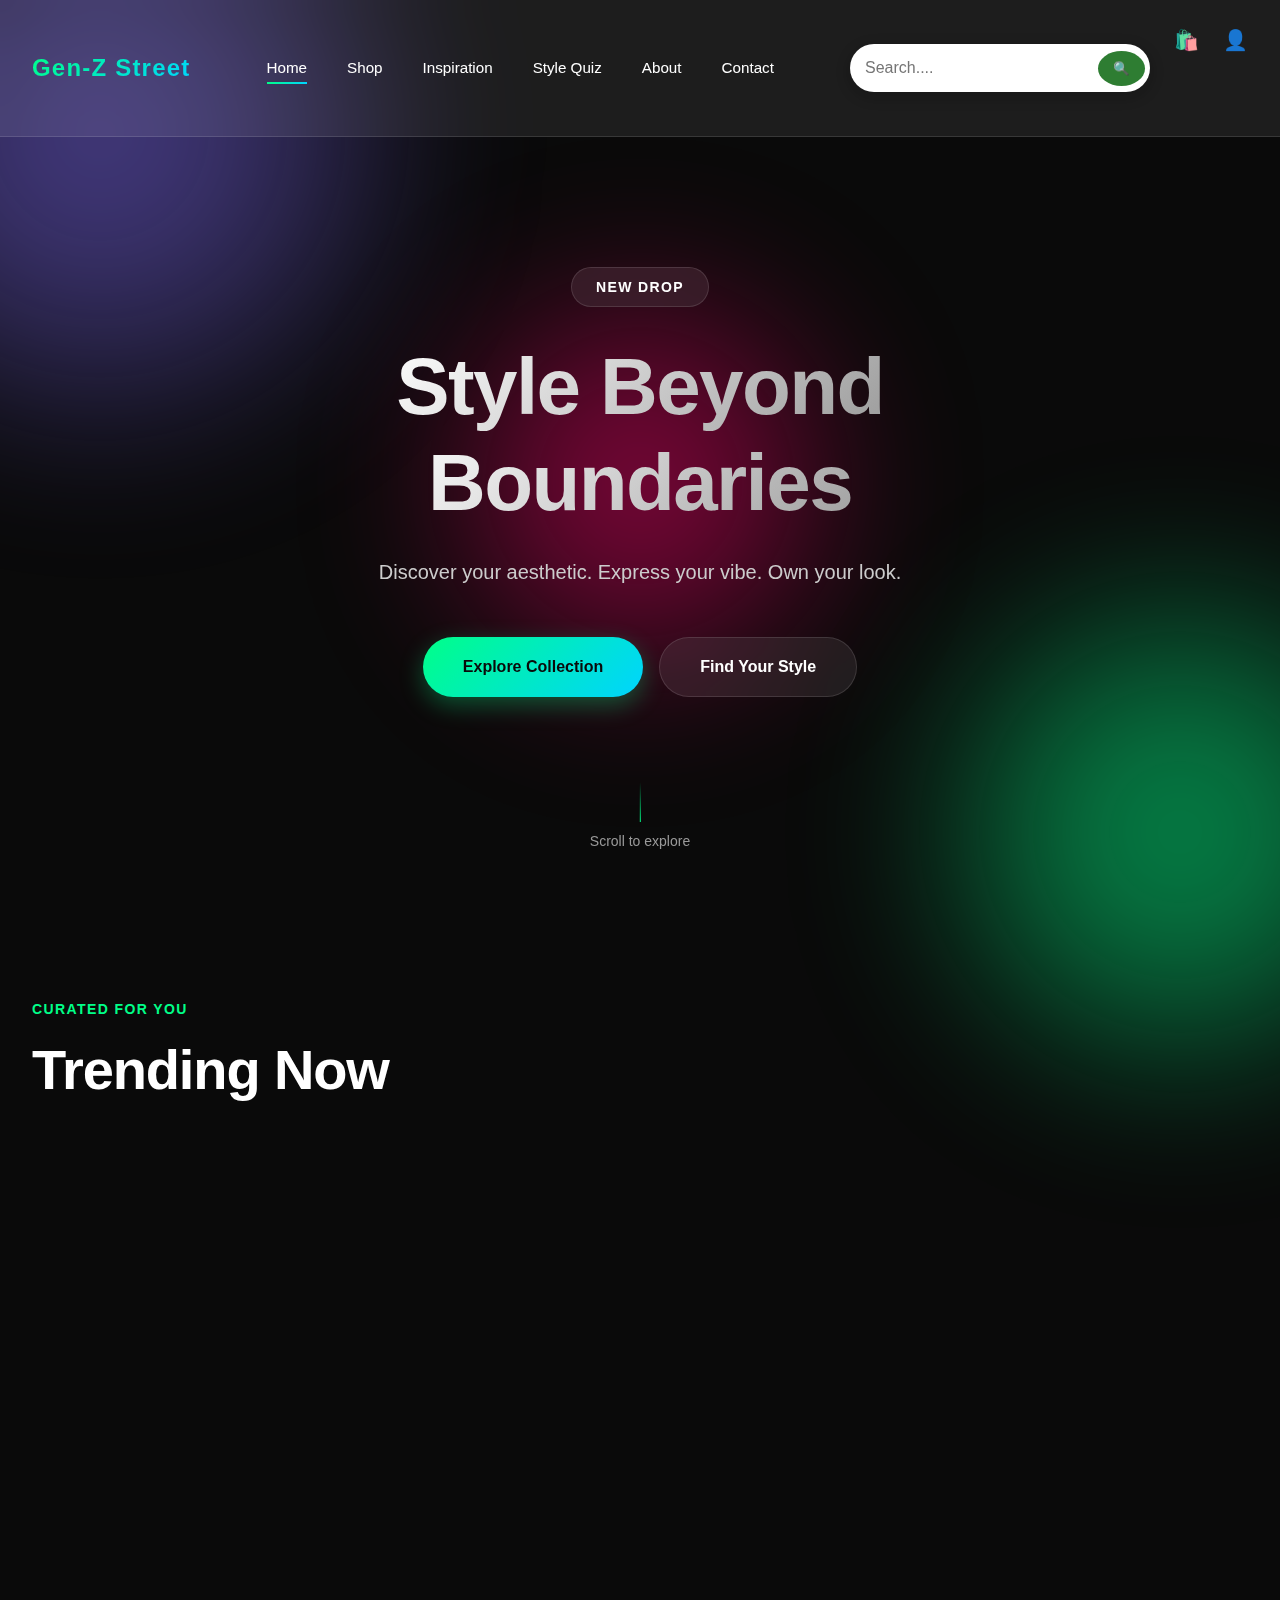
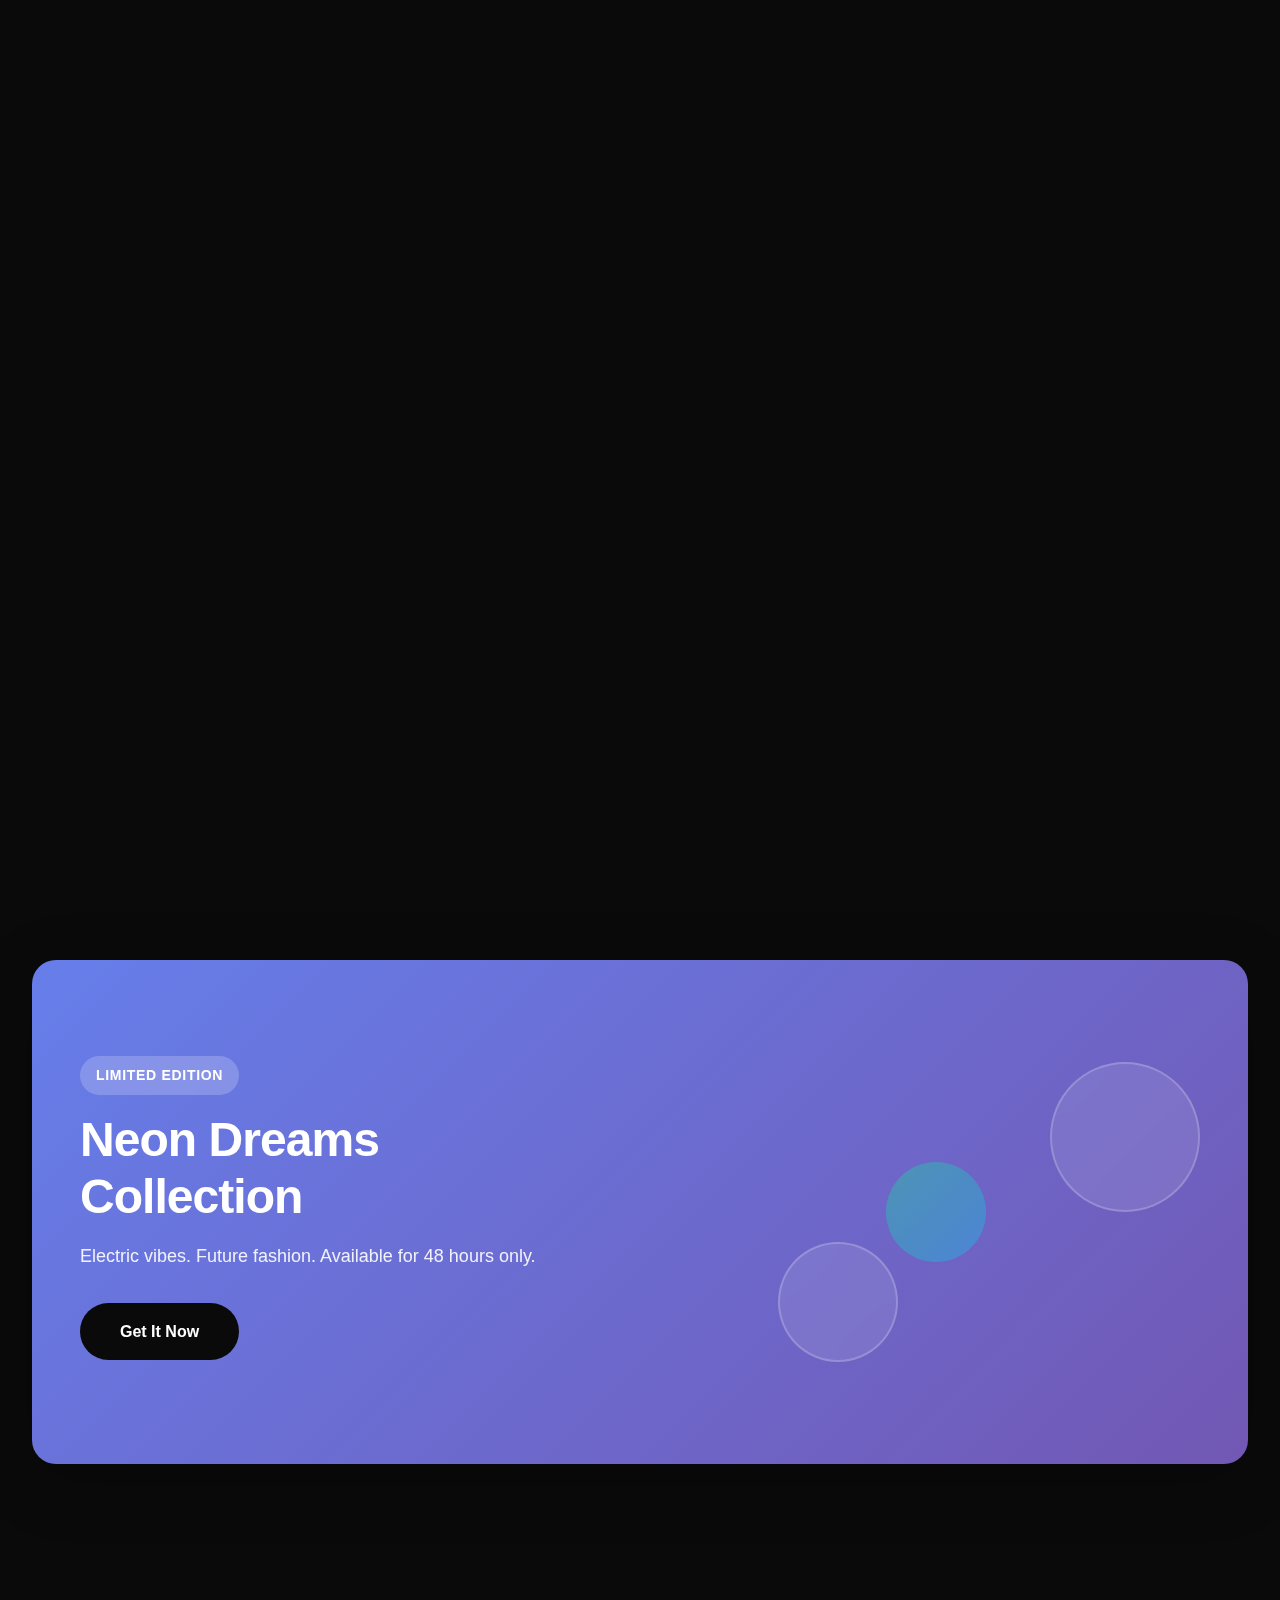
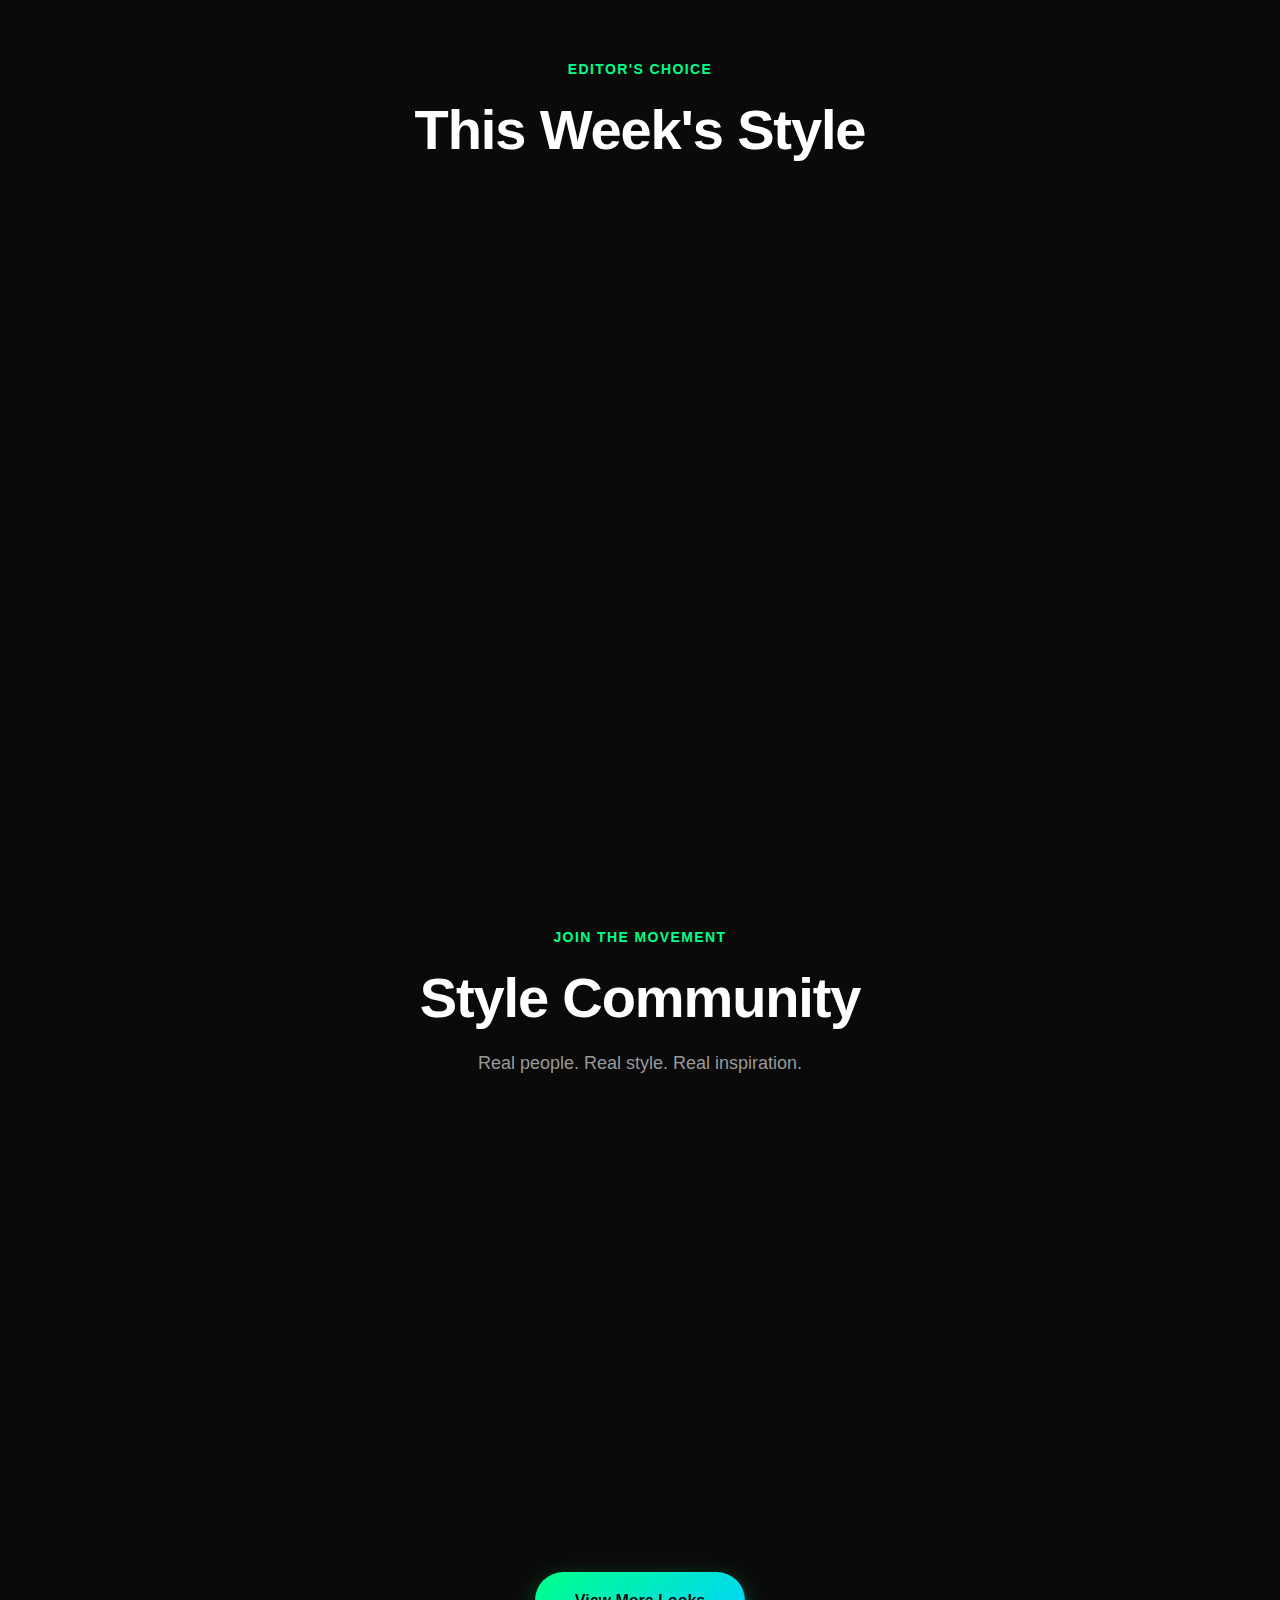
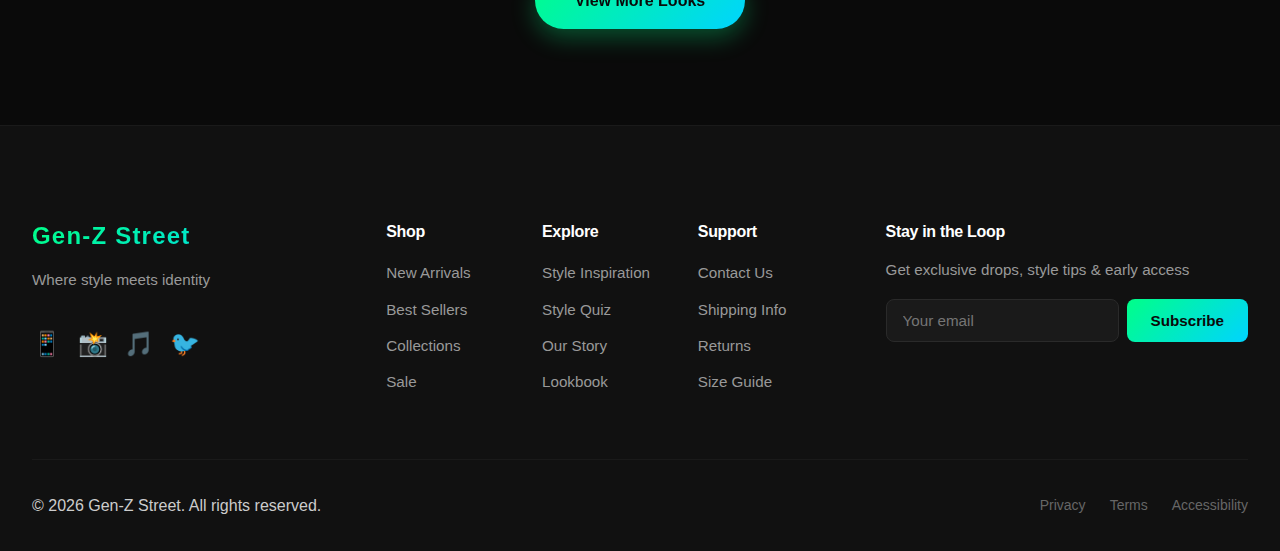
<file: index.html>
<!DOCTYPE html>
<html lang="en">
<head>
    <meta charset="UTF-8">
    <meta name="viewport" content="width=device-width, initial-scale=1.0">
    <title>Gen-Z Street Fashion Platform</title>
    <link rel="stylesheet" href="global.css">
    <link rel="stylesheet" href="animations.css">
    <link rel="stylesheet" href="layout.css">
    <link rel="stylesheet" href="responsive.css">
</head>
<body>
    <!-- Navigation -->
    <nav class="main-nav">
        <div class="nav-container">
            <div class="nav-logo">Gen-Z Street</div>
            <ul class="nav-links">
                <li><a href="index.html" class="nav-link active">Home</a></li>
                <li><a href="shop.html" class="nav-link">Shop</a></li>
                <li><a href="inspiration.html" class="nav-link">Inspiration</a></li>
                <li><a href="quiz.html" class="nav-link">Style Quiz</a></li>
                <li><a href="about.html" class="nav-link">About</a></li>
                <li><a href="contact.html" class="nav-link">Contact</a></li>
            </ul>
            <div class="nav-actions">
                <div class="search-box">
                <input type="text" placeholder="Search....">
                <button>🔍</button>
                </div>
                <span class="nav-icon">🛍️</span>
                <span class="nav-icon">👤</span>
            </div>
        </div>
    </nav>

    <!-- Hero Section -->
    <section class="hero-section">
        <div class="hero-background">
            <div class="gradient-orb orb-1"></div>
            <div class="gradient-orb orb-2"></div>
            <div class="gradient-orb orb-3"></div>
        </div>
        <div class="hero-content">
            <div class="hero-badge">NEW DROP</div>
            <h1 class="hero-title">
                <span class="title-line">Style Beyond</span>
                <span class="title-line">Boundaries</span>
            </h1>
            <p class="hero-subtitle">Discover your aesthetic. Express your vibe. Own your look.</p>
            <div class="hero-cta">
                <a href="shop.html" class="cta-button primary">Explore Collection</a>
                <a href="quiz.html" class="cta-button secondary">Find Your Style</a>
            </div>
        </div>
        <div class="hero-scroll-indicator">
            <div class="scroll-line"></div>
            <span>Scroll to explore</span>
        </div>
    </section>

    <!-- Featured Collections -->
    <section class="featured-section">
        <div class="section-header">
            <span class="section-tag">Curated For You</span>
            <h2 class="section-title">Trending Now</h2>
        </div>
        <div class="featured-grid">
            <div class="feature-card large">
                <div class="card-image">
                    <div class="image-placeholder gradient-1"></div>
                    <div class="card-badge">🔥 Hot</div>
                </div>
                <div class="card-content">
                    <h3>Urban Essentials</h3>
                    <p>Streetwear staples reimagined</p>
                    <a href="shop.html" class="card-link">Shop Now →</a>
                </div>
            </div>
            <div class="feature-card">
                <div class="card-image">
                    <div class="image-placeholder gradient-2"></div>
                    <div class="card-badge">✨ New</div>
                </div>
                <div class="card-content">
                    <h3>Retro Revival</h3>
                    <p>Y2K meets modern</p>
                    <a href="shop.html" class="card-link">Explore →</a>
                </div>
            </div>
            <div class="feature-card">
                <div class="card-image">
                    <div class="image-placeholder gradient-3"></div>
                    <div class="card-badge">💎 Premium</div>
                </div>
                <div class="card-content">
                    <h3>Minimal Luxe</h3>
                    <p>Clean lines, bold statement</p>
                    <a href="shop.html" class="card-link">Discover →</a>
                </div>
            </div>
        </div>
    </section>

    <!-- Immersive Banner -->
    <section class="immersive-banner">
        <div class="banner-content">
            <div class="banner-text">
                <span class="banner-label">Limited Edition</span>
                <h2 class="banner-title">Neon Dreams Collection</h2>
                <p class="banner-description">Electric vibes. Future fashion. Available for 48 hours only.</p>
                <a href="shop.html" class="banner-button">Get It Now</a>
            </div>
            <div class="banner-visual">
                <div class="floating-shape shape-1"></div>
                <div class="floating-shape shape-2"></div>
                <div class="floating-shape shape-3"></div>
            </div>
        </div>
    </section>

    <!-- Product Spotlight -->
    <section class="spotlight-section">
        <div class="section-header centered">
            <span class="section-tag">Editor's Choice</span>
            <h2 class="section-title">This Week's Style</h2>
        </div>
        <div class="spotlight-grid">
            <div class="spotlight-card">
                <div class="spotlight-image">
                    <div class="image-placeholder gradient-4"></div>
                    <div class="spotlight-overlay">
                        <button class="quick-view">Quick View</button>
                    </div>
                </div>
                <div class="spotlight-info">
                    <span class="product-brand">VIBE CO.</span>
                    <h3 class="product-name">Minimal Leather Sneakers</h3>
                    <div class="product-price">&#8377;2700.00</div>
                    <div class="product-colors">
                        <span class="color-dot" style="background: #000;"></span>
                        <span class="color-dot" style="background: #fff; border: 1px solid #ddd;"></span>
                        <span class="color-dot" style="background: #7B68EE;"></span>
                    </div>
                </div>
            </div>
            <div class="spotlight-card">
                <div class="spotlight-image">
                    <div class="image-placeholder gradient-5"></div>
                    <div class="spotlight-overlay">
                        <button class="quick-view">Quick View</button>
                    </div>
                </div>
                <div class="spotlight-info">
                    <span class="product-brand">STREET THEORY</span>
                    <h3 class="product-name">Distressed Denim Jacket</h3>
                    <div class="product-price">&#8377;5000.00</div>
                    <div class="product-colors">
                        <span class="color-dot" style="background: #556B2F;"></span>
                        <span class="color-dot" style="background: #000;"></span>
                        <span class="color-dot" style="background: #8B4513;"></span>
                    </div>
                </div>
            </div>
            <div class="spotlight-card">
                <div class="spotlight-image">
                    <div class="image-placeholder gradient-6"></div>
                    <div class="spotlight-overlay">
                        <button class="quick-view">Quick View</button>
                    </div>
                </div>
                <div class="spotlight-info">
                    <span class="product-brand">FUTURE THREADS</span>
                    <h3 class="product-name">Utility Vest</h3>
                    <div class="product-price">&#8377;999.00</div>
                    <div class="product-colors">
                        <span class="color-dot" style="background: #C0C0C0;"></span>
                        <span class="color-dot" style="background: #000;"></span>
                    </div>
                </div>
            </div>
            <div class="spotlight-card">
                <div class="spotlight-image">
                    <div class="image-placeholder gradient-7"></div>
                    <div class="spotlight-overlay">
                        <button class="quick-view">Quick View</button>
                    </div>
                </div>
                <div class="spotlight-info">
                    <span class="product-brand">LUXE BASICS</span>
                    <h3 class="product-name">Chain Detail Bag</h3>
                    <div class="product-price">&#8377;1999.00</div>
                    <div class="product-colors">
                        <span class="color-dot" style="background: #fff; border: 1px solid #ddd;"></span>
                        <span class="color-dot" style="background: #000;"></span>
                        <span class="color-dot" style="background: #CD853F;"></span>
                    </div>
                </div>
            </div>
        </div>
    </section>

    <!-- Community Section -->
    <section class="community-section">
        <div class="section-header centered">
            <span class="section-tag">Join the Movement</span>
            <h2 class="section-title">Style Community</h2>
            <p class="section-description">Real people. Real style. Real inspiration.</p>
        </div>
        <div class="community-grid">
            <div class="community-card">
                <div class="community-image gradient-8"></div>
                <div class="community-info">
                    <span class="community-user">@styleicon_</span>
                    <span class="community-likes">♥ 2.4K</span>
                </div>
            </div>
            <div class="community-card">
                <div class="community-image gradient-9"></div>
                <div class="community-info">
                    <span class="community-user">@urbanvibe</span>
                    <span class="community-likes">♥ 1.8K</span>
                </div>
            </div>
            <div class="community-card">
                <div class="community-image gradient-10"></div>
                <div class="community-info">
                    <span class="community-user">@fashionforward</span>
                    <span class="community-likes">♥ 3.1K</span>
                </div>
            </div>
            <div class="community-card">
                <div class="community-image gradient-11"></div>
                <div class="community-info">
                    <span class="community-user">@streetstyle</span>
                    <span class="community-likes">♥ 2.7K</span>
                </div>
            </div>
        </div>
        <div class="community-cta">
            <a href="inspiration.html" class="cta-button primary">View More Looks</a>
        </div>
    </section>

    <!-- Footer -->
    <footer class="main-footer">
        <div class="footer-container">
            <div class="footer-brand">
                <h3 class="footer-logo">Gen-Z Street</h3>
                <p class="footer-tagline">Where style meets identity</p>
              <div class="footer-socials">
                    <span class="social-icon">📱</span>
                    <span class="social-icon">📸</span>
                    <span class="social-icon">🎵</span>
                    <span class="social-icon">🐦</span>
                </div>
            </div>  
            <div class="footer-links">
                <div class="footer-column">
                    <h4>Shop</h4>
                    <a href="shop.html">New Arrivals</a>
                    <a href="shop.html">Best Sellers</a>
                    <a href="shop.html">Collections</a>
                    <a href="shop.html">Sale</a>
                </div>
                <div class="footer-column">
                    <h4>Explore</h4>
                    <a href="inspiration.html">Style Inspiration</a>
                    <a href="quiz.html">Style Quiz</a>
                    <a href="about.html">Our Story</a>
                    <a href="#">Lookbook</a>
                </div>
                <div class="footer-column">
                    <h4>Support</h4>
                    <a href="contact.html">Contact Us</a>
                    <a href="#">Shipping Info</a>
                    <a href="#">Returns</a>
                    <a href="#">Size Guide</a>
                </div>
            </div>
            <div class="footer-newsletter">
                <h4>Stay in the Loop</h4>
                <p>Get exclusive drops, style tips & early access</p>
                <form class="newsletter-form">
                    <input type="email" placeholder="Your email" class="newsletter-input">
                    <button type="submit" class="newsletter-button">Subscribe</button>
                </form>
            </div>
        </div>
        <div class="footer-bottom">
            <p>&copy; 2026 Gen-Z Street. All rights reserved.</p>
            <div class="footer-legal">
                <a href="#">Privacy</a>
                <a href="#">Terms</a>
                <a href="#">Accessibility</a>
            </div>
        </div>
    </footer>
</body>

</html>
</file>
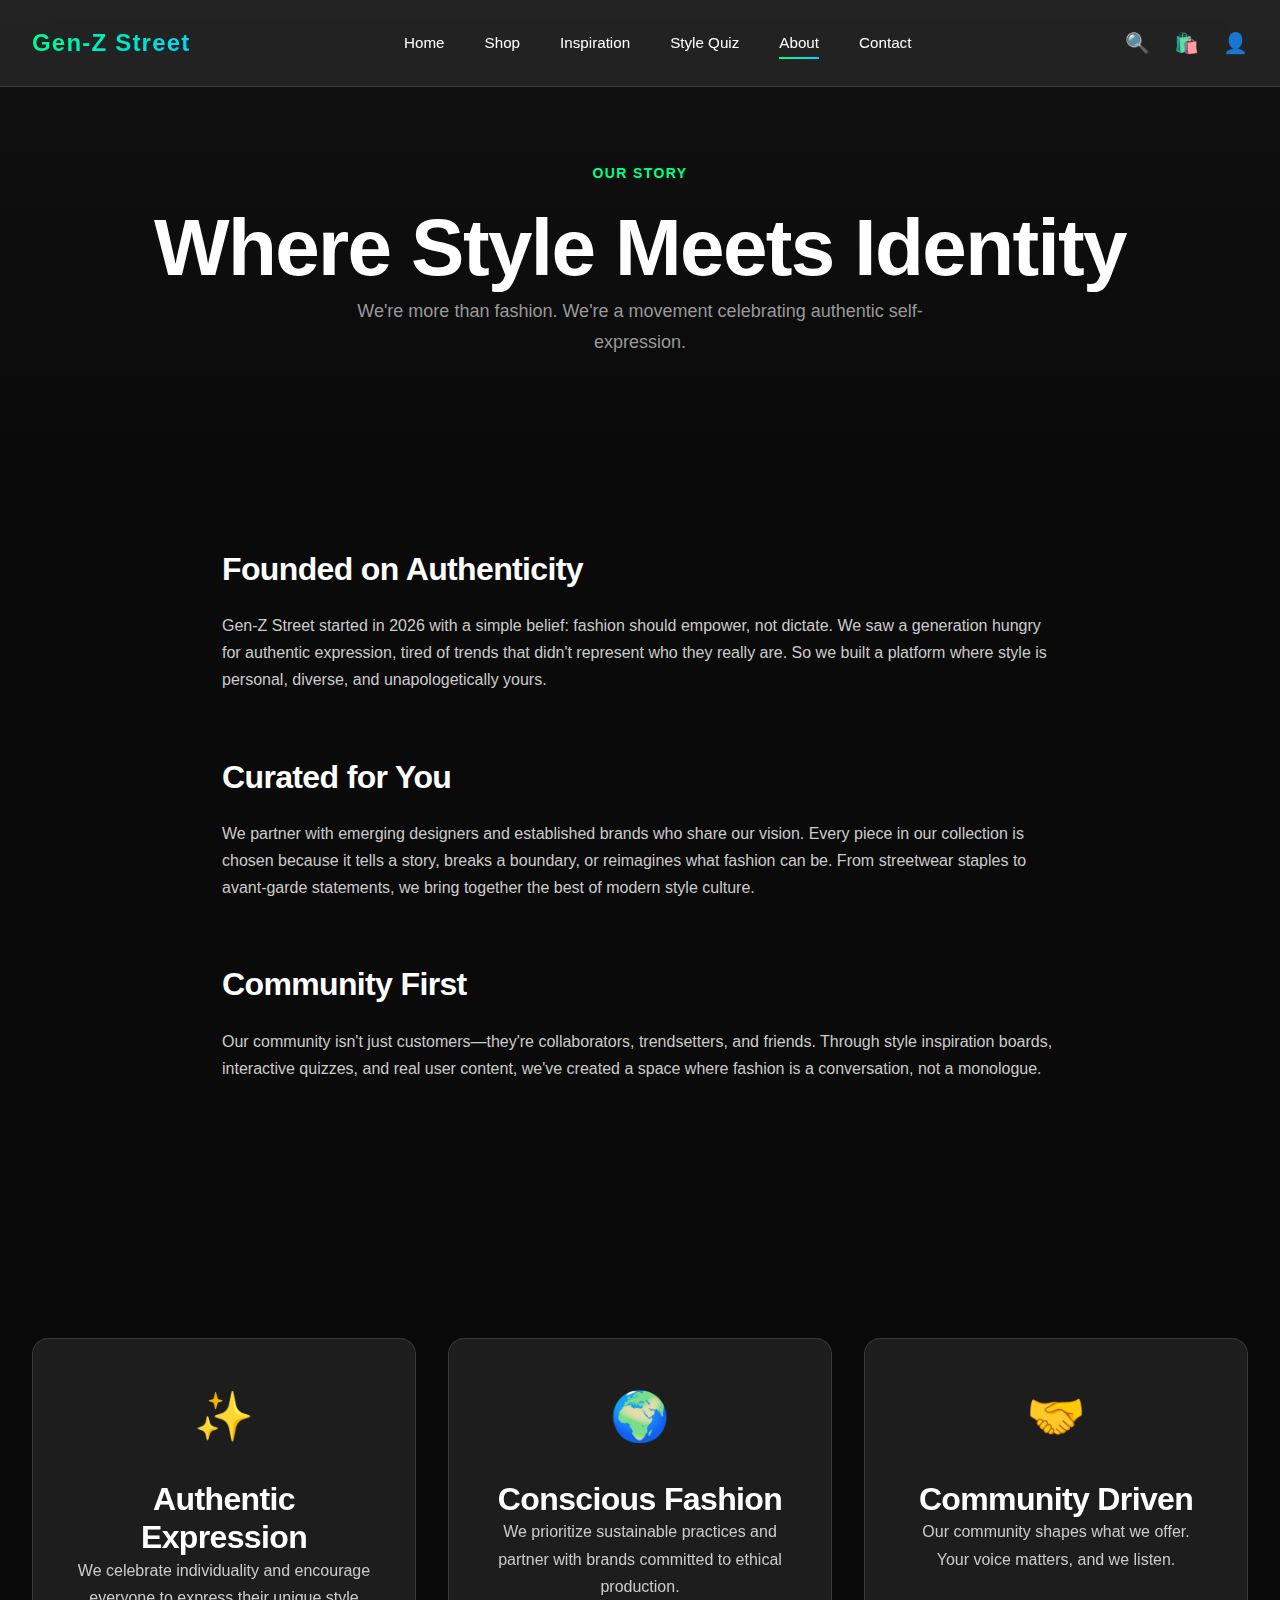
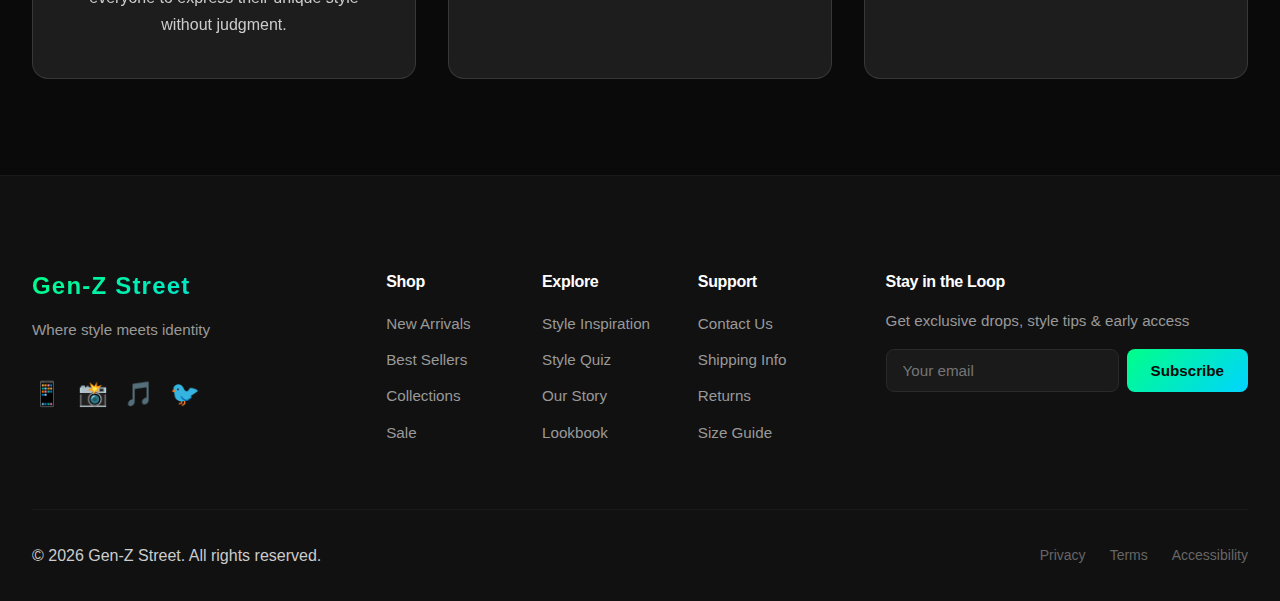
<file: about.html>
<!DOCTYPE html>
<html lang="en">
<head>
    <meta charset="UTF-8">
    <meta name="viewport" content="width=device-width, initial-scale=1.0">
    <title>About - LUXEVIBE</title>
    <link rel="stylesheet" href="global.css">
    <link rel="stylesheet" href="animations.css">
    <link rel="stylesheet" href="layout.css">
    <link rel="stylesheet" href="responsive.css">
</head>
<body>
    <nav class="main-nav">
        <div class="nav-container">
            <div class="nav-logo">Gen-Z Street</div>
            <ul class="nav-links">
                <li><a href="index.html" class="nav-link">Home</a></li>
                <li><a href="shop.html" class="nav-link">Shop</a></li>
                <li><a href="inspiration.html" class="nav-link">Inspiration</a></li>
                <li><a href="quiz.html" class="nav-link">Style Quiz</a></li>
                <li><a href="about.html" class="nav-link active">About</a></li>
                <li><a href="contact.html" class="nav-link">Contact</a></li>
            </ul>
            <div class="nav-actions">
                <span class="nav-icon">🔍</span>
                <span class="nav-icon">🛍️</span>
                <span class="nav-icon">👤</span>
            </div>
        </div>
    </nav>

    <section class="about-hero">
        <span class="section-tag">Our Story</span>
        <h1>Where Style Meets Identity</h1>
        <p class="section-description">We're more than fashion. We're a movement celebrating authentic self-expression.</p>
    </section>

    <section class="story-section">
        <div class="story-block">
            <h3>Founded on Authenticity</h3>
            <p>Gen-Z Street started in 2026 with a simple belief: fashion should empower, not dictate. We saw a generation hungry for authentic expression, tired of trends that didn't represent who they really are. So we built a platform where style is personal, diverse, and unapologetically yours.</p>
        </div>

        <div class="story-block">
            <h3>Curated for You</h3>
            <p>We partner with emerging designers and established brands who share our vision. Every piece in our collection is chosen because it tells a story, breaks a boundary, or reimagines what fashion can be. From streetwear staples to avant-garde statements, we bring together the best of modern style culture.</p>
        </div>

        <div class="story-block">
            <h3>Community First</h3>
            <p>Our community isn't just customers—they're collaborators, trendsetters, and friends. Through style inspiration boards, interactive quizzes, and real user content, we've created a space where fashion is a conversation, not a monologue.</p>
        </div>
    </section>

    <section class="values-grid">
        <div class="value-card">
            <div class="value-icon">✨</div>
            <h3>Authentic Expression</h3>
            <p>We celebrate individuality and encourage everyone to express their unique style without judgment.</p>
        </div>
        <div class="value-card">
            <div class="value-icon">🌍</div>
            <h3>Conscious Fashion</h3>
            <p>We prioritize sustainable practices and partner with brands committed to ethical production.</p>
        </div>
        <div class="value-card">
            <div class="value-icon">🤝</div>
            <h3>Community Driven</h3>
            <p>Our community shapes what we offer. Your voice matters, and we listen.</p>
        </div>
    </section>

    <footer class="main-footer">
        <div class="footer-container">
            <div class="footer-brand">
                <h3 class="footer-logo">Gen-Z Street</h3>
                <p class="footer-tagline">Where style meets identity</p>
            <div class="footer-socials">
                    <span class="social-icon">📱</span>
                    <span class="social-icon">📸</span>
                    <span class="social-icon">🎵</span>
                    <span class="social-icon">🐦</span>
                </div>
            </div>
            <div class="footer-links">
                <div class="footer-column">
                    <h4>Shop</h4>
                    <a href="shop.html">New Arrivals</a>
                    <a href="shop.html">Best Sellers</a>
                    <a href="shop.html">Collections</a>
                    <a href="shop.html">Sale</a>
                </div>
                <div class="footer-column">
                    <h4>Explore</h4>
                    <a href="inspiration.html">Style Inspiration</a>
                    <a href="quiz.html">Style Quiz</a>
                    <a href="about.html">Our Story</a>
                    <a href="#">Lookbook</a>
                </div>
                <div class="footer-column">
                    <h4>Support</h4>
                    <a href="contact.html">Contact Us</a>
                    <a href="#">Shipping Info</a>
                    <a href="#">Returns</a>
                    <a href="#">Size Guide</a>
                </div>
            </div>
            <div class="footer-newsletter">
                <h4>Stay in the Loop</h4>
                <p>Get exclusive drops, style tips & early access</p>
                <form class="newsletter-form">
                    <input type="email" placeholder="Your email" class="newsletter-input">
                    <button type="submit" class="newsletter-button">Subscribe</button>
                </form>
            </div>
        </div>
        <div class="footer-bottom">
            <p>&copy; 2026 Gen-Z Street. All rights reserved.</p>
            <div class="footer-legal">
                <a href="#">Privacy</a>
                <a href="#">Terms</a>
                <a href="#">Accessibility</a>
            </div>
        </div>
    </footer>
</body>
</html>
</file>
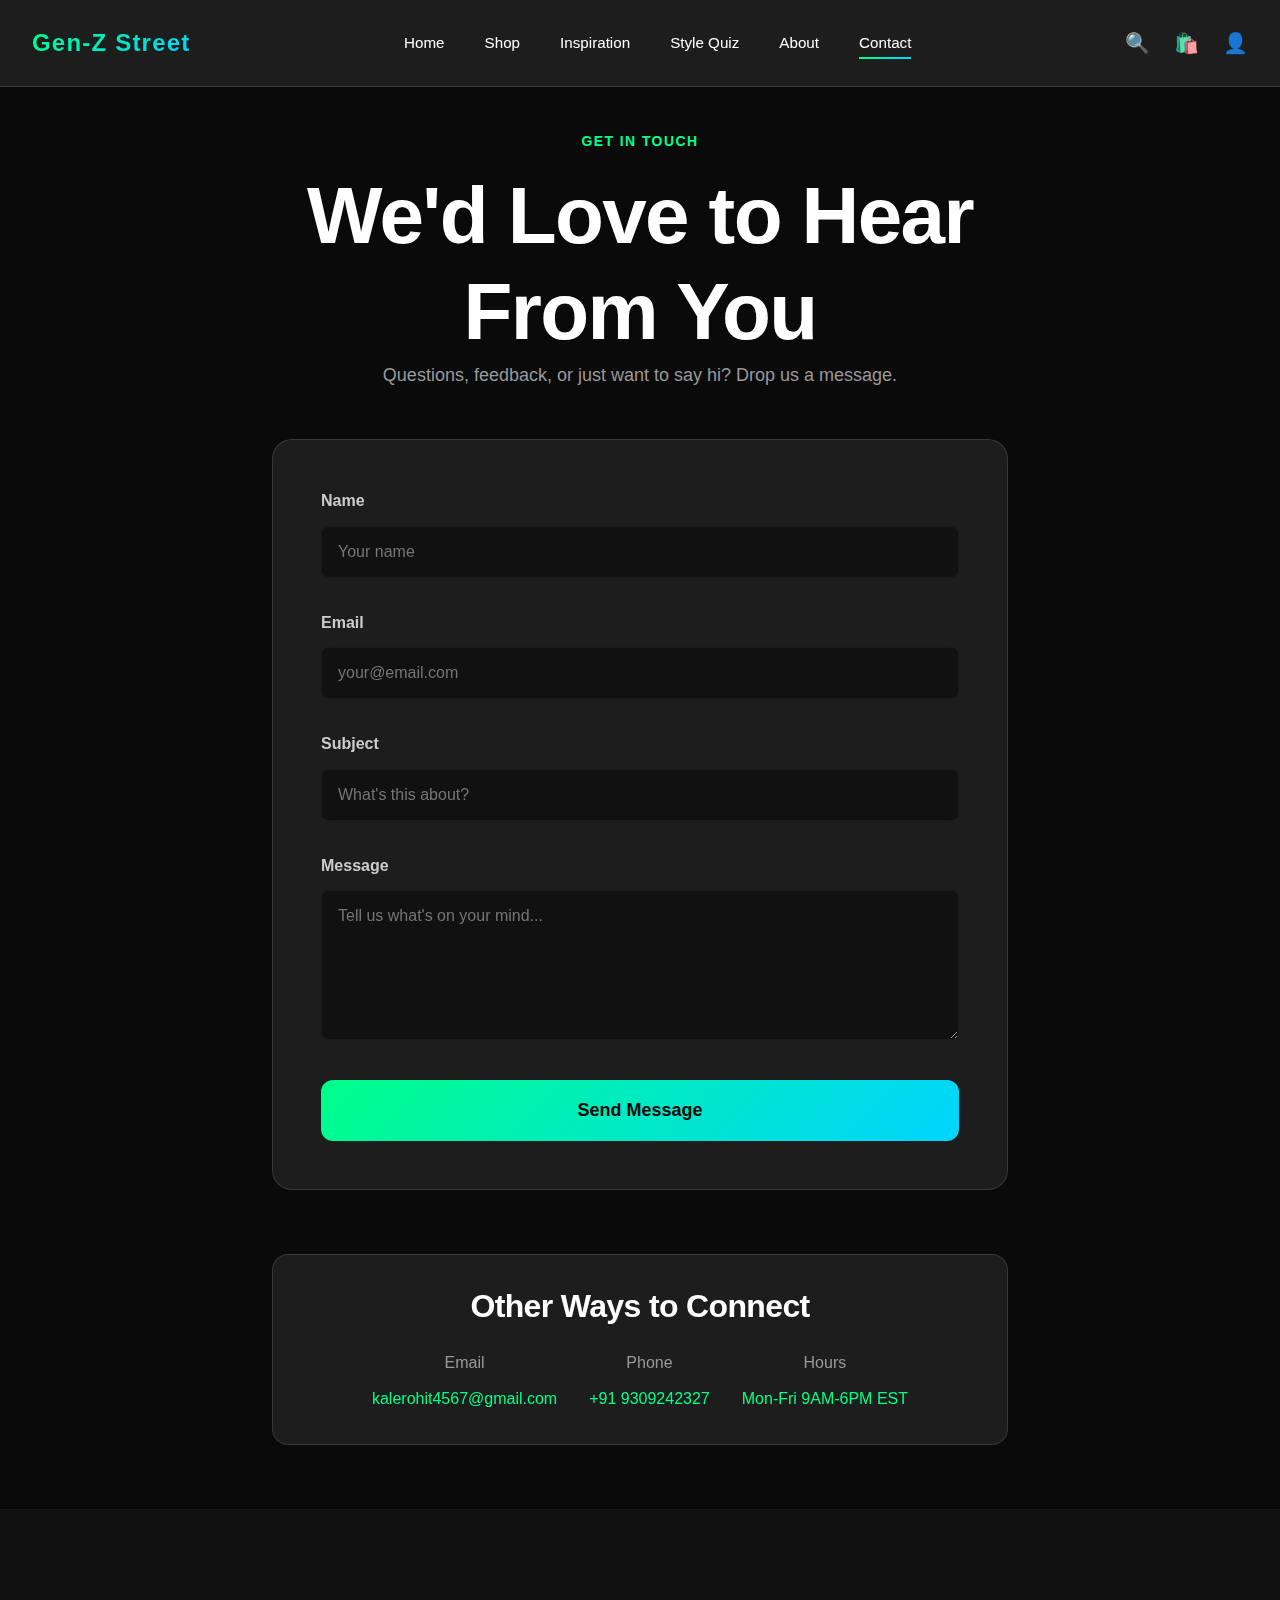
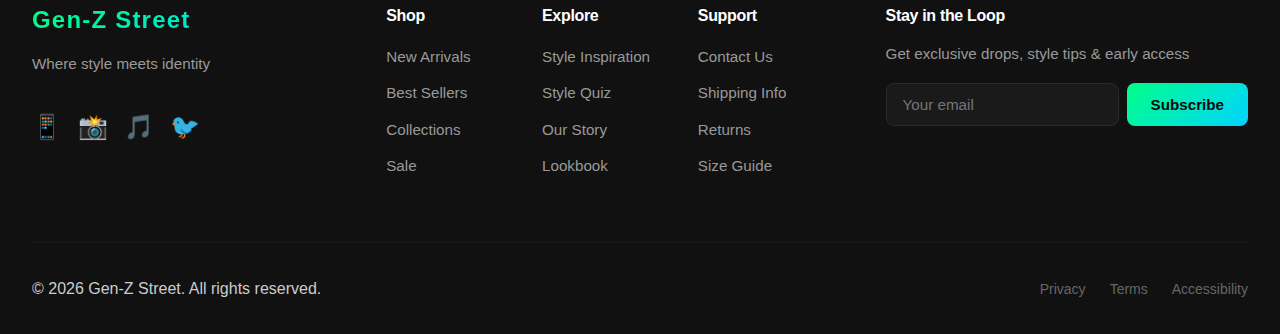
<file: contact.html>
<!DOCTYPE html>
<html lang="en">
<head>
    <meta charset="UTF-8">
    <meta name="viewport" content="width=device-width, initial-scale=1.0">
    <title>Contact - LUXEVIBE</title>
    <link rel="stylesheet" href="global.css">
    <link rel="stylesheet" href="animations.css">
    <link rel="stylesheet" href="layout.css">
    <link rel="stylesheet" href="responsive.css">
</head>
<body>
    <nav class="main-nav">
        <div class="nav-container">
            <div class="nav-logo">Gen-Z Street</div>
            <ul class="nav-links">
                <li><a href="index.html" class="nav-link">Home</a></li>
                <li><a href="shop.html" class="nav-link">Shop</a></li>
                <li><a href="inspiration.html" class="nav-link">Inspiration</a></li>
                <li><a href="quiz.html" class="nav-link">Style Quiz</a></li>
                <li><a href="about.html" class="nav-link">About</a></li>
                <li><a href="contact.html" class="nav-link active">Contact</a></li>
            </ul>
            <div class="nav-actions">
                <span class="nav-icon">🔍</span>
                <span class="nav-icon">🛍️</span>
                <span class="nav-icon">👤</span>
            </div>
        </div>
    </nav>

    <div class="contact-container">
        <div style="text-align: center; margin-bottom: 3rem;">
            <span class="section-tag">Get in Touch</span>
            <h1>We'd Love to Hear From You</h1>
            <p class="section-description">Questions, feedback, or just want to say hi? Drop us a message.</p>
        </div>

        <form class="contact-form">
            <div class="form-group">
                <label for="name">Name</label>
                <input type="text" id="name" class="form-input" placeholder="Your name" required>
            </div>

            <div class="form-group">
                <label for="email">Email</label>
                <input type="email" id="email" class="form-input" placeholder="your@email.com" required>
            </div>

            <div class="form-group">
                <label for="subject">Subject</label>
                <input type="text" id="subject" class="form-input" placeholder="What's this about?" required>
            </div>

            <div class="form-group">
                <label for="message">Message</label>
                <textarea id="message" class="form-textarea" placeholder="Tell us what's on your mind..." required></textarea>
            </div>

            <button type="submit" class="submit-button">Send Message</button>
        </form>

        <div style="margin-top: 4rem; text-align: center; padding: 2rem; background: var(--glass-bg); backdrop-filter: var(--glass-blur); border: 1px solid var(--glass-border); border-radius: 16px;">
            <h3 style="margin-bottom: 1.5rem;">Other Ways to Connect</h3>
            <div style="display: flex; gap: 2rem; justify-content: center; flex-wrap: wrap;">
                <div>
                    <p style="color: var(--gray-400); margin-bottom: 0.5rem;">Email</p>
                    <p style="color: var(--accent-neon);">kalerohit4567@gmail.com</p>
                </div>
                <div>
                    <p style="color: var(--gray-400); margin-bottom: 0.5rem;">Phone</p>
                    <p style="color: var(--accent-neon);">+91 9309242327</p>
                </div>
                <div>
                    <p style="color: var(--gray-400); margin-bottom: 0.5rem;">Hours</p>
                    <p style="color: var(--accent-neon);">Mon-Fri 9AM-6PM EST</p>
                </div>
            </div>
        </div>
    </div>

    <footer class="main-footer">
        <div class="footer-container">
            <div class="footer-brand">
                <h3 class="footer-logo">Gen-Z Street</h3>
                <p class="footer-tagline">Where style meets identity</p>
                <div class="footer-socials">
                    <span class="social-icon">📱</span>
                    <span class="social-icon">📸</span>
                    <span class="social-icon">🎵</span>
                    <span class="social-icon">🐦</span>
                </div>
            </div>
            <div class="footer-links">
                <div class="footer-column">
                    <h4>Shop</h4>
                    <a href="shop.html">New Arrivals</a>
                    <a href="shop.html">Best Sellers</a>
                    <a href="shop.html">Collections</a>
                    <a href="shop.html">Sale</a>
                </div>
                <div class="footer-column">
                    <h4>Explore</h4>
                    <a href="inspiration.html">Style Inspiration</a>
                    <a href="quiz.html">Style Quiz</a>
                    <a href="about.html">Our Story</a>
                    <a href="#">Lookbook</a>
                </div>
                <div class="footer-column">
                    <h4>Support</h4>
                    <a href="contact.html">Contact Us</a>
                    <a href="#">Shipping Info</a>
                    <a href="#">Returns</a>
                    <a href="#">Size Guide</a>
                </div>
            </div>
            <div class="footer-newsletter">
                <h4>Stay in the Loop</h4>
                <p>Get exclusive drops, style tips & early access</p>
                <form class="newsletter-form">
                    <input type="email" placeholder="Your email" class="newsletter-input">
                    <button type="submit" class="newsletter-button">Subscribe</button>
                </form>
            </div>
        </div>
        <div class="footer-bottom">
            <p>&copy; 2026 Gen-Z Street. All rights reserved.</p>
            <div class="footer-legal">
                <a href="#">Privacy</a>
                <a href="#">Terms</a>
                <a href="#">Accessibility</a>
            </div>
        </div>
    </footer>
</body>
</html>
</file>
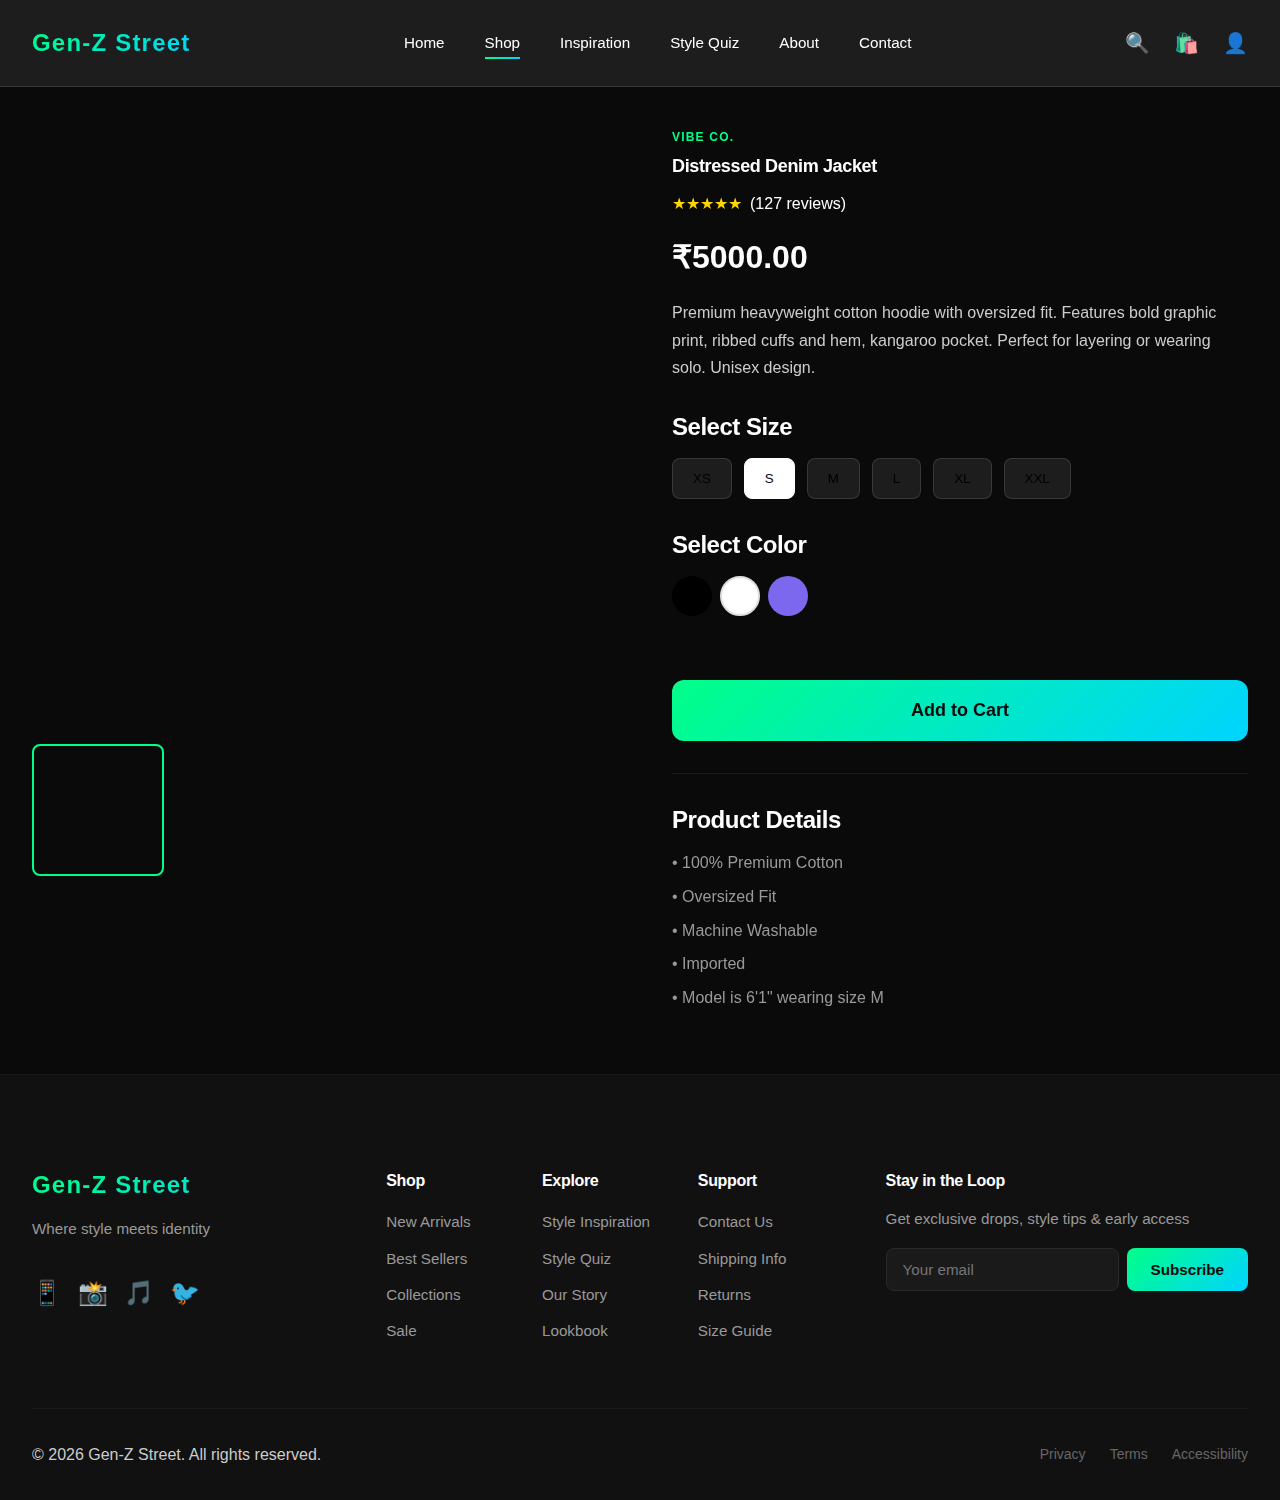
<file: denim jacket.html>
<!DOCTYPE html>
<html lang="en">
<head>
    <meta charset="UTF-8">
    <meta name="viewport" content="width=device-width, initial-scale=1.0">
    <title>Product Details - LUXEVIBE</title>
    <link rel="stylesheet" href="global.css">
    <link rel="stylesheet" href="animations.css">
    <link rel="stylesheet" href="layout.css">
    <link rel="stylesheet" href="responsive.css">
</head>
<body>
    <nav class="main-nav">
        <div class="nav-container">
            <div class="nav-logo">Gen-Z Street</div>
            <ul class="nav-links">
                <li><a href="index.html" class="nav-link">Home</a></li>
                <li><a href="shop.html" class="nav-link active">Shop</a></li>
                <li><a href="inspiration.html" class="nav-link">Inspiration</a></li>
                <li><a href="quiz.html" class="nav-link">Style Quiz</a></li>
                <li><a href="about.html" class="nav-link">About</a></li>
                <li><a href="contact.html" class="nav-link">Contact</a></li>
            </ul>
            <div class="nav-actions">
                <span class="nav-icon">🔍</span>
                <span class="nav-icon">🛍️</span>
                <span class="nav-icon">👤</span>
            </div>
        </div>
    </nav>

    <div class="product-detail">
        <div class="product-layout">
            <div class="product-gallery">
                <div class="main-image">
                    <div class="image-placeholder gradient-5"></div>
                </div>
                <div class="thumbnail-grid">
                    <div class="thumbnail active">
                        <div class="image-placeholder gradient-5"></div>
                    </div>
                    <div class="thumbnail">
                        <div class="image-placeholder gradient-1"></div>
                    </div>
                    <div class="thumbnail">
                        <div class="image-placeholder gradient-2"></div>
                    </div>
                    <div class="thumbnail">
                        <div class="image-placeholder gradient-7"></div>
                    </div>
                </div>
            </div>

            <div class="product-details-content">
                <div class="product-meta">
                    <span class="product-brand">VIBE CO.</span>
                    <h1 class="product-name">Distressed Denim Jacket</h1>
                    <div class="product-rating">
                        <span class="stars">★★★★★</span>
                        <span>(127 reviews)</span>
                    </div>
                    <div class="product-price" style="font-size: 2rem; margin: 1rem 0;">&#8377;5000.00</div>
                    <p style="color: var(--gray-300); line-height: 1.7;">Premium heavyweight cotton hoodie with oversized fit. Features bold graphic print, ribbed cuffs and hem, kangaroo pocket. Perfect for layering or wearing solo. Unisex design.</p>
                </div>

                <div class="size-selector">
                    <h4>Select Size</h4>
                    <div class="size-options">
                        <button class="size-option">XS</button>
                        <button class="size-option active">S</button>
                        <button class="size-option">M</button>
                        <button class="size-option">L</button>
                        <button class="size-option">XL</button>
                        <button class="size-option">XXL</button>
                    </div>
                </div>

                <div class="size-selector">
                    <h4>Select Color</h4>
                    <div class="product-colors">
                        <span class="color-dot" style="background: #000; width: 40px; height: 40px;"></span>
                        <span class="color-dot" style="background: #fff; border: 2px solid #ddd; width: 40px; height: 40px;"></span>
                        <span class="color-dot" style="background: #7B68EE; width: 40px; height: 40px;"></span>
                    </div>
                </div>

                <button class="add-to-cart">Add to Cart</button>

                <div style="margin-top: 2rem; padding-top: 2rem; border-top: 1px solid var(--gray-800);">
                    <h4 style="margin-bottom: 1rem;">Product Details</h4>
                    <ul style="list-style: none; display: flex; flex-direction: column; gap: 0.5rem; color: var(--gray-400);">
                        <li>• 100% Premium Cotton</li>
                        <li>• Oversized Fit</li>
                        <li>• Machine Washable</li>
                        <li>• Imported</li>
                        <li>• Model is 6'1" wearing size M</li>
                    </ul>
                </div>
            </div>
        </div>
    </div>

    <footer class="main-footer">
        <div class="footer-container">
            <div class="footer-brand">
                <h3 class="footer-logo">Gen-Z Street</h3>
                <p class="footer-tagline">Where style meets identity</p>
                <div class="footer-socials">
                    <span class="social-icon">📱</span>
                    <span class="social-icon">📸</span>
                    <span class="social-icon">🎵</span>
                    <span class="social-icon">🐦</span>
                </div>
            </div>
            <div class="footer-links">
                <div class="footer-column">
                    <h4>Shop</h4>
                    <a href="shop.html">New Arrivals</a>
                    <a href="shop.html">Best Sellers</a>
                    <a href="shop.html">Collections</a>
                    <a href="shop.html">Sale</a>
                </div>
                <div class="footer-column">
                    <h4>Explore</h4>
                    <a href="inspiration.html">Style Inspiration</a>
                    <a href="quiz.html">Style Quiz</a>
                    <a href="about.html">Our Story</a>
                    <a href="#">Lookbook</a>
                </div>
                <div class="footer-column">
                    <h4>Support</h4>
                    <a href="contact.html">Contact Us</a>
                    <a href="#">Shipping Info</a>
                    <a href="#">Returns</a>
                    <a href="#">Size Guide</a>
                </div>
            </div>
            <div class="footer-newsletter">
                <h4>Stay in the Loop</h4>
                <p>Get exclusive drops, style tips & early access</p>
                <form class="newsletter-form">
                    <input type="email" placeholder="Your email" class="newsletter-input">
                    <button type="submit" class="newsletter-button">Subscribe</button>
                </form>
            </div>
        </div>
        <div class="footer-bottom">
            <p>&copy; 2026 Gen-Z Street. All rights reserved.</p>
            <div class="footer-legal">
                <a href="#">Privacy</a>
                <a href="#">Terms</a>
                <a href="#">Accessibility</a>
            </div>
        </div>
    </footer>
</body>
</html>
</file>
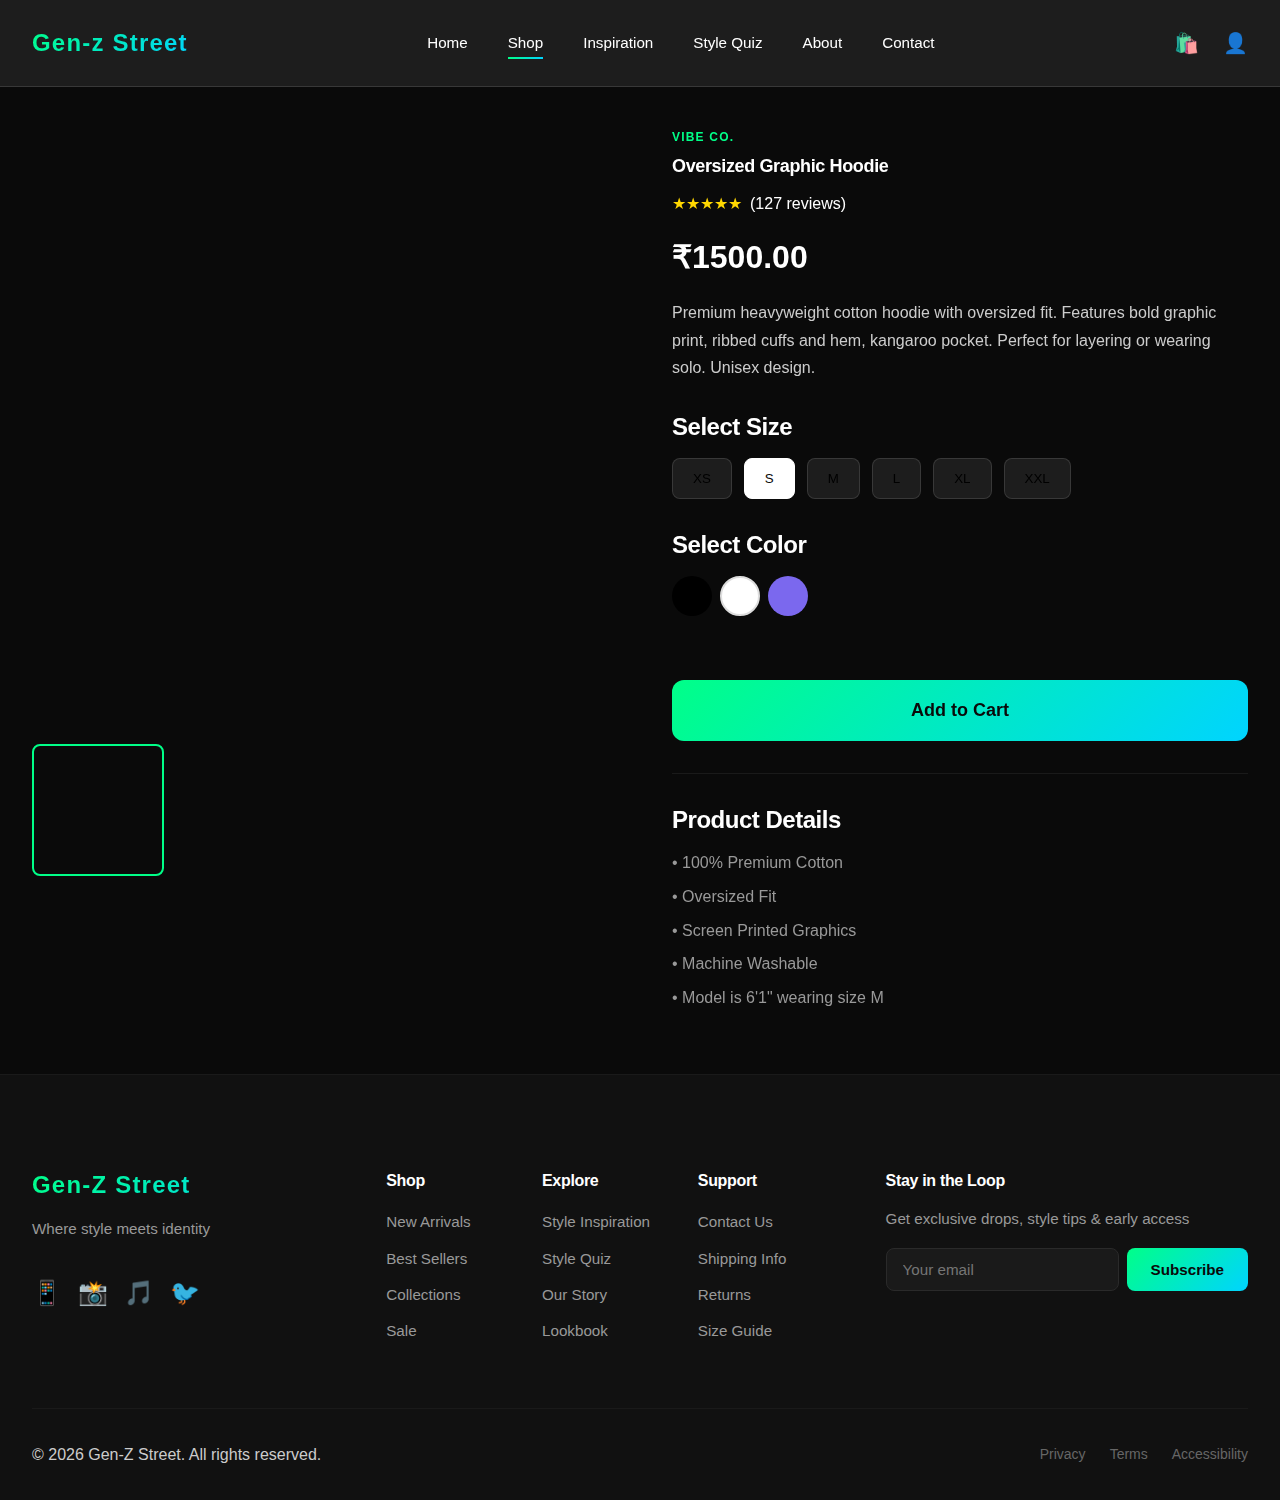
<file: hoodie.html>
<!DOCTYPE html>
<html lang="en">
<head>
    <meta charset="UTF-8">
    <meta name="viewport" content="width=device-width, initial-scale=1.0">
    <title>Oversized Graphic Hoodie - LUXEVIBE</title>
    <link rel="stylesheet" href="global.css">
    <link rel="stylesheet" href="animations.css">
    <link rel="stylesheet" href="layout.css">
    <link rel="stylesheet" href="responsive.css">
</head>
<body>
    <nav class="main-nav">
        <div class="nav-container">
            <div class="nav-logo">Gen-z Street</div>
            <ul class="nav-links">
                <li><a href="index.html" class="nav-link">Home</a></li>
                <li><a href="shop.html" class="nav-link active">Shop</a></li>
                <li><a href="inspiration.html" class="nav-link">Inspiration</a></li>
                <li><a href="quiz.html" class="nav-link">Style Quiz</a></li>
                <li><a href="about.html" class="nav-link">About</a></li>
                <li><a href="contact.html" class="nav-link">Contact</a></li>
            </ul>
            <div class="nav-actions">
                <span class="nav-icon">🛍️</span>
                <span class="nav-icon">👤</span>
            </div>
        </div>
    </nav>

    <div class="product-detail">
        <div class="product-layout">
            <div class="product-gallery">
                <div class="main-image">
                    <div class="image-placeholder gradient-1"></div>
                </div>
                <div class="thumbnail-grid">
                    <div class="thumbnail active">
                        <div class="image-placeholder gradient-1"></div>
                    </div>
                    <div class="thumbnail">
                        <div class="image-placeholder gradient-6"></div>
                    </div>
                    <div class="thumbnail">
                        <div class="image-placeholder gradient-7"></div>
                    </div>
                    <div class="thumbnail">
                        <div class="image-placeholder gradient-10"></div>
                    </div>
                </div>
            </div>

            <div class="product-details-content">
                <div class="product-meta">
                    <span class="product-brand">VIBE CO.</span>
                    <h1 class="product-name">Oversized Graphic Hoodie</h1>
                    <div class="product-rating">
                        <span class="stars">★★★★★</span>
                        <span>(127 reviews)</span>
                    </div>
                    <div class="product-price" style="font-size: 2rem; margin: 1rem 0;">&#8377;1500.00</div>
                    <p style="color: var(--gray-300); line-height: 1.7;">Premium heavyweight cotton hoodie with oversized fit. Features bold graphic print, ribbed cuffs and hem, kangaroo pocket. Perfect for layering or wearing solo. Unisex design.</p>
                </div>

                <div class="size-selector">
                    <h4>Select Size</h4>
                    <div class="size-options">
                        <button class="size-option">XS</button>
                        <button class="size-option active">S</button>
                        <button class="size-option">M</button>
                        <button class="size-option">L</button>
                        <button class="size-option">XL</button>
                        <button class="size-option">XXL</button>
                    </div>
                </div>

                <div class="size-selector">
                    <h4>Select Color</h4>
                    <div class="product-colors">
                        <span class="color-dot" style="background: #000; width: 40px; height: 40px;"></span>
                        <span class="color-dot" style="background: #fff; border: 2px solid #ddd; width: 40px; height: 40px;"></span>
                        <span class="color-dot" style="background: #7B68EE; width: 40px; height: 40px;"></span>
                    </div>
                </div>

                <button class="add-to-cart">Add to Cart</button>

                <div style="margin-top: 2rem; padding-top: 2rem; border-top: 1px solid var(--gray-800);">
                    <h4 style="margin-bottom: 1rem;">Product Details</h4>
                    <ul style="list-style: none; display: flex; flex-direction: column; gap: 0.5rem; color: var(--gray-400);">
                        <li>• 100% Premium Cotton</li>
                        <li>• Oversized Fit</li>
                        <li>• Screen Printed Graphics</li>
                        <li>• Machine Washable</li>
                        <li>• Model is 6'1" wearing size M</li>
                    </ul>
                </div>
            </div>
        </div>
    </div>

    <footer class="main-footer">
        <div class="footer-container">
            <div class="footer-brand">
                <h3 class="footer-logo">Gen-Z Street</h3>
                <p class="footer-tagline">Where style meets identity</p>
                <div class="footer-socials">
                    <span class="social-icon">📱</span>
                    <span class="social-icon">📸</span>
                    <span class="social-icon">🎵</span>
                    <span class="social-icon">🐦</span>
                </div>
            </div>
            <div class="footer-links">
                <div class="footer-column">
                    <h4>Shop</h4>
                    <a href="shop.html">New Arrivals</a>
                    <a href="shop.html">Best Sellers</a>
                    <a href="shop.html">Collections</a>
                    <a href="shop.html">Sale</a>
                </div>
                <div class="footer-column">
                    <h4>Explore</h4>
                    <a href="inspiration.html">Style Inspiration</a>
                    <a href="quiz.html">Style Quiz</a>
                    <a href="about.html">Our Story</a>
                    <a href="#">Lookbook</a>
                </div>
                <div class="footer-column">
                    <h4>Support</h4>
                    <a href="contact.html">Contact Us</a>
                    <a href="#">Shipping Info</a>
                    <a href="#">Returns</a>
                    <a href="#">Size Guide</a>
                </div>
            </div>
            <div class="footer-newsletter">
                <h4>Stay in the Loop</h4>
                <p>Get exclusive drops, style tips & early access</p>
                <form class="newsletter-form">
                    <input type="email" placeholder="Your email" class="newsletter-input">
                    <button type="submit" class="newsletter-button">Subscribe</button>
                </form>
            </div>
        </div>
        <div class="footer-bottom">
            <p>&copy; 2026 Gen-Z Street. All rights reserved.</p>
            <div class="footer-legal">
                <a href="#">Privacy</a>
                <a href="#">Terms</a>
                <a href="#">Accessibility</a>
            </div>
        </div>
    </footer>
</body>
</html>
</file>
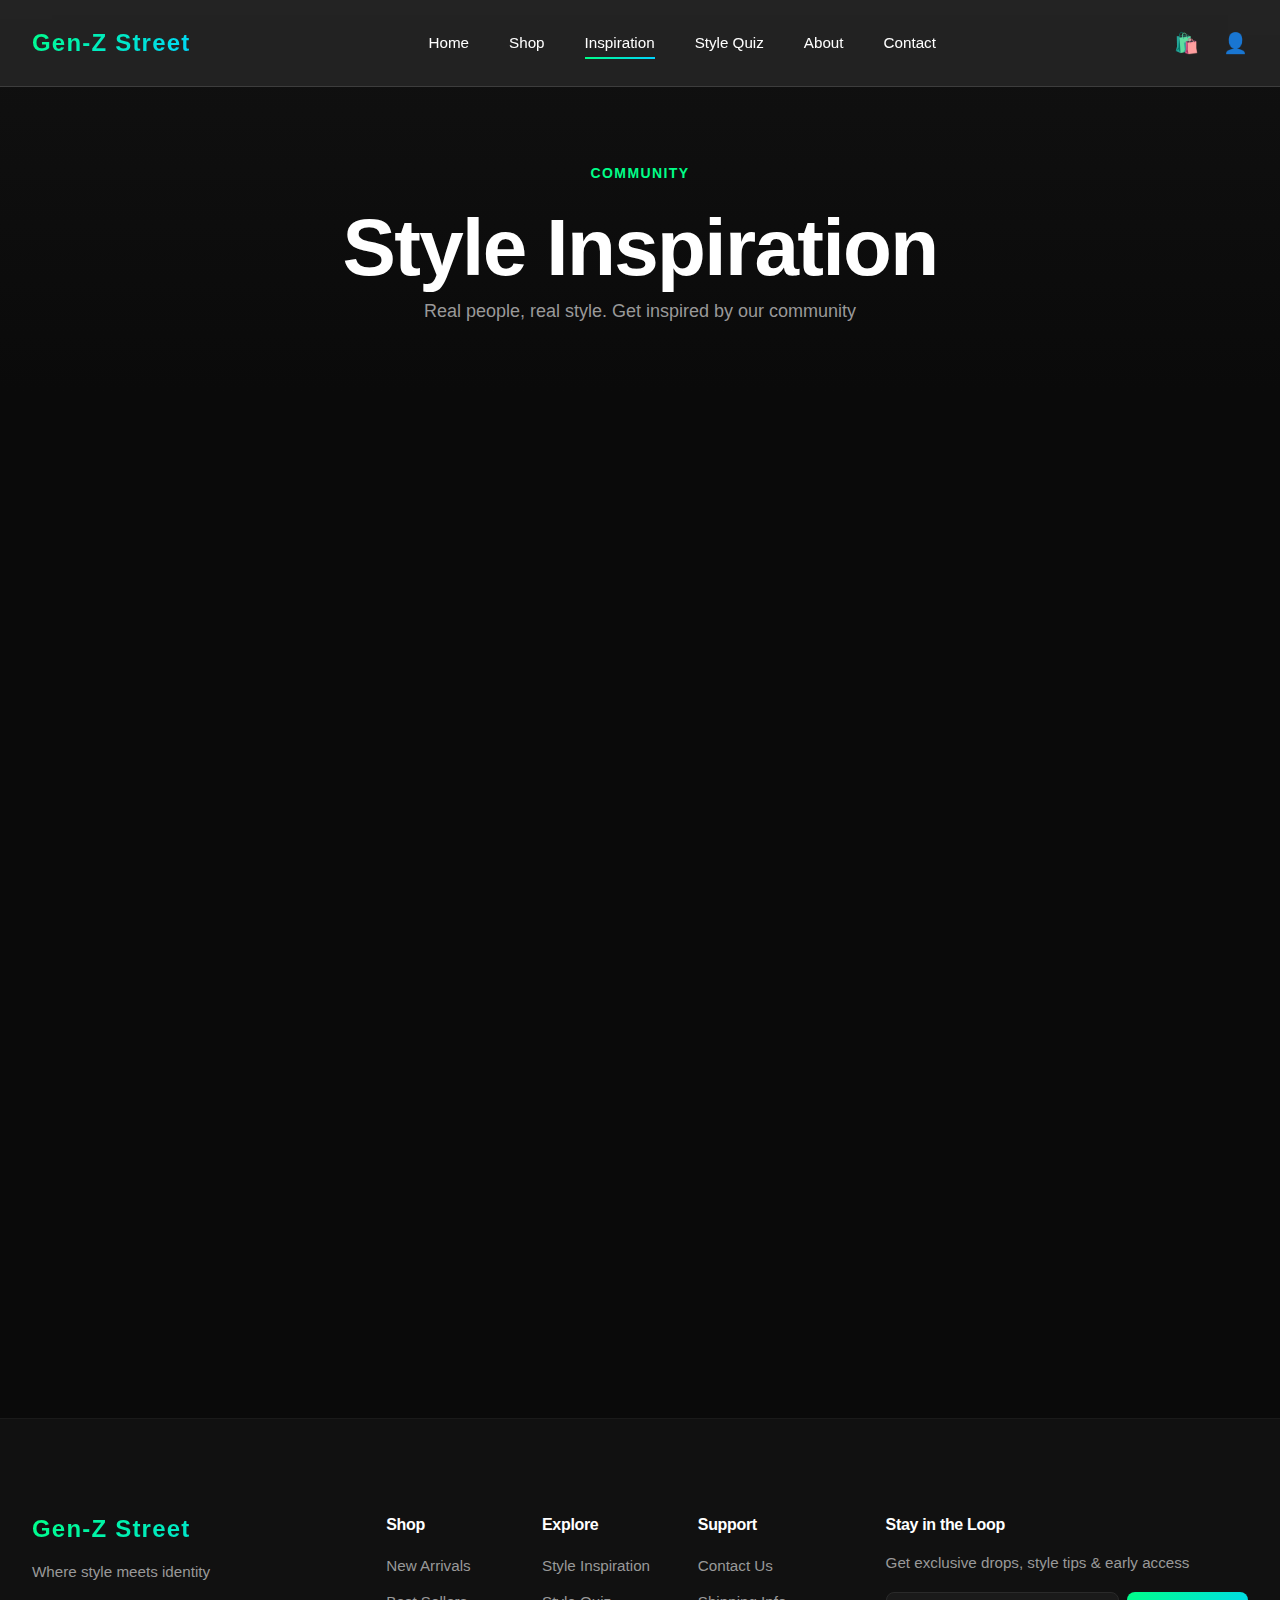
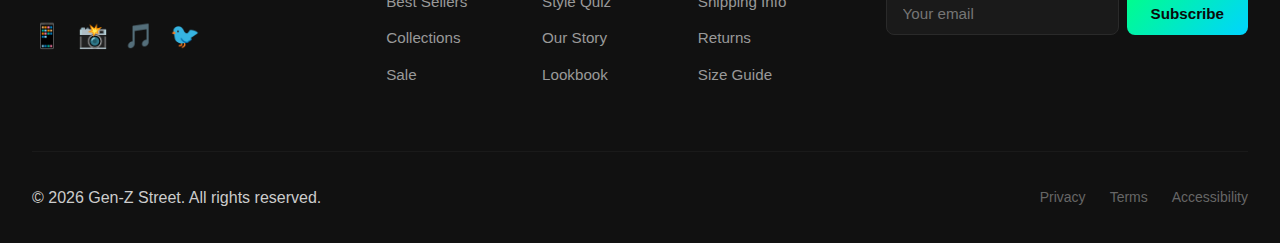
<file: inspiration.html>
<!DOCTYPE html>
<html lang="en">
<head>
    <meta charset="UTF-8">
    <meta name="viewport" content="width=device-width, initial-scale=1.0">
    <title>Style Inspiration - LUXEVIBE</title>
    <link rel="stylesheet" href="global.css">
    <link rel="stylesheet" href="animations.css">
    <link rel="stylesheet" href="layout.css">
    <link rel="stylesheet" href="responsive.css">
</head>
<body>
    <nav class="main-nav">
        <div class="nav-container">
            <div class="nav-logo">Gen-Z Street</div>
            <ul class="nav-links">
                <li><a href="index.html" class="nav-link">Home</a></li>
                <li><a href="shop.html" class="nav-link">Shop</a></li>
                <li><a href="inspiration.html" class="nav-link active">Inspiration</a></li>
                <li><a href="quiz.html" class="nav-link">Style Quiz</a></li>
                <li><a href="about.html" class="nav-link">About</a></li>
                <li><a href="contact.html" class="nav-link">Contact</a></li>
            </ul>
            <div class="nav-actions">
                <span class="nav-icon">🛍️</span>
                <span class="nav-icon">👤</span>
            </div>
        </div>
    </nav>

    <section class="shop-hero">
        <span class="section-tag">Community</span>
        <h1>Style Inspiration</h1>
        <p class="section-description">Real people, real style. Get inspired by our community</p>
    </section>

    <section class="community-section">
        <div class="community-grid">
            <div class="community-card">
                <div class="community-image gradient-1"></div>
                <div class="community-info">
                    <span class="community-user">@styleicon_</span>
                    <span class="community-likes">♥ 2.4K</span>
                </div>
            </div>
            <div class="community-card">
                <div class="community-image gradient-2"></div>
                <div class="community-info">
                    <span class="community-user">@urbanvibe</span>
                    <span class="community-likes">♥ 1.8K</span>
                </div>
            </div>
            <div class="community-card">
                <div class="community-image gradient-3"></div>
                <div class="community-info">
                    <span class="community-user">@fashionforward</span>
                    <span class="community-likes">♥ 3.1K</span>
                </div>
            </div>
            <div class="community-card">
                <div class="community-image gradient-4"></div>
                <div class="community-info">
                    <span class="community-user">@streetstyle</span>
                    <span class="community-likes">♥ 2.7K</span>
                </div>
            </div>
            <div class="community-card">
                <div class="community-image gradient-5"></div>
                <div class="community-info">
                    <span class="community-user">@trendsetter</span>
                    <span class="community-likes">♥ 4.2K</span>
                </div>
            </div>
            <div class="community-card">
                <div class="community-image gradient-6"></div>
                <div class="community-info">
                    <span class="community-user">@minimalchic</span>
                    <span class="community-likes">♥ 3.8K</span>
                </div>
            </div>
            <div class="community-card">
                <div class="community-image gradient-7"></div>
                <div class="community-info">
                    <span class="community-user">@boldlooks</span>
                    <span class="community-likes">♥ 2.1K</span>
                </div>
            </div>
            <div class="community-card">
                <div class="community-image gradient-8"></div>
                <div class="community-info">
                    <span class="community-user">@vintagevibes</span>
                    <span class="community-likes">♥ 5.3K</span>
                </div>
            </div>
        </div>
    </section>

    <footer class="main-footer">
        <div class="footer-container">
            <div class="footer-brand">
                <h3 class="footer-logo">Gen-Z Street</h3>
                <p class="footer-tagline">Where style meets identity</p>
                <div class="footer-socials">
                    <span class="social-icon">📱</span>
                    <span class="social-icon">📸</span>
                    <span class="social-icon">🎵</span>
                    <span class="social-icon">🐦</span>
                </div>
            </div>
            <div class="footer-links">
                <div class="footer-column">
                    <h4>Shop</h4>
                    <a href="shop.html">New Arrivals</a>
                    <a href="shop.html">Best Sellers</a>
                    <a href="shop.html">Collections</a>
                    <a href="shop.html">Sale</a>
                </div>
                <div class="footer-column">
                    <h4>Explore</h4>
                    <a href="inspiration.html">Style Inspiration</a>
                    <a href="quiz.html">Style Quiz</a>
                    <a href="about.html">Our Story</a>
                    <a href="#">Lookbook</a>
                </div>
                <div class="footer-column">
                    <h4>Support</h4>
                    <a href="contact.html">Contact Us</a>
                    <a href="#">Shipping Info</a>
                    <a href="#">Returns</a>
                    <a href="#">Size Guide</a>
                </div>
            </div>
            <div class="footer-newsletter">
                <h4>Stay in the Loop</h4>
                <p>Get exclusive drops, style tips & early access</p>
                <form class="newsletter-form">
                    <input type="email" placeholder="Your email" class="newsletter-input">
                    <button type="submit" class="newsletter-button">Subscribe</button>
                </form>
            </div>
        </div>
        <div class="footer-bottom">
            <p>&copy; 2026 Gen-Z Street. All rights reserved.</p>
            <div class="footer-legal">
                <a href="#">Privacy</a>
                <a href="#">Terms</a>
                <a href="#">Accessibility</a>
            </div>
        </div>
    </footer>
</body>
</html>
</file>
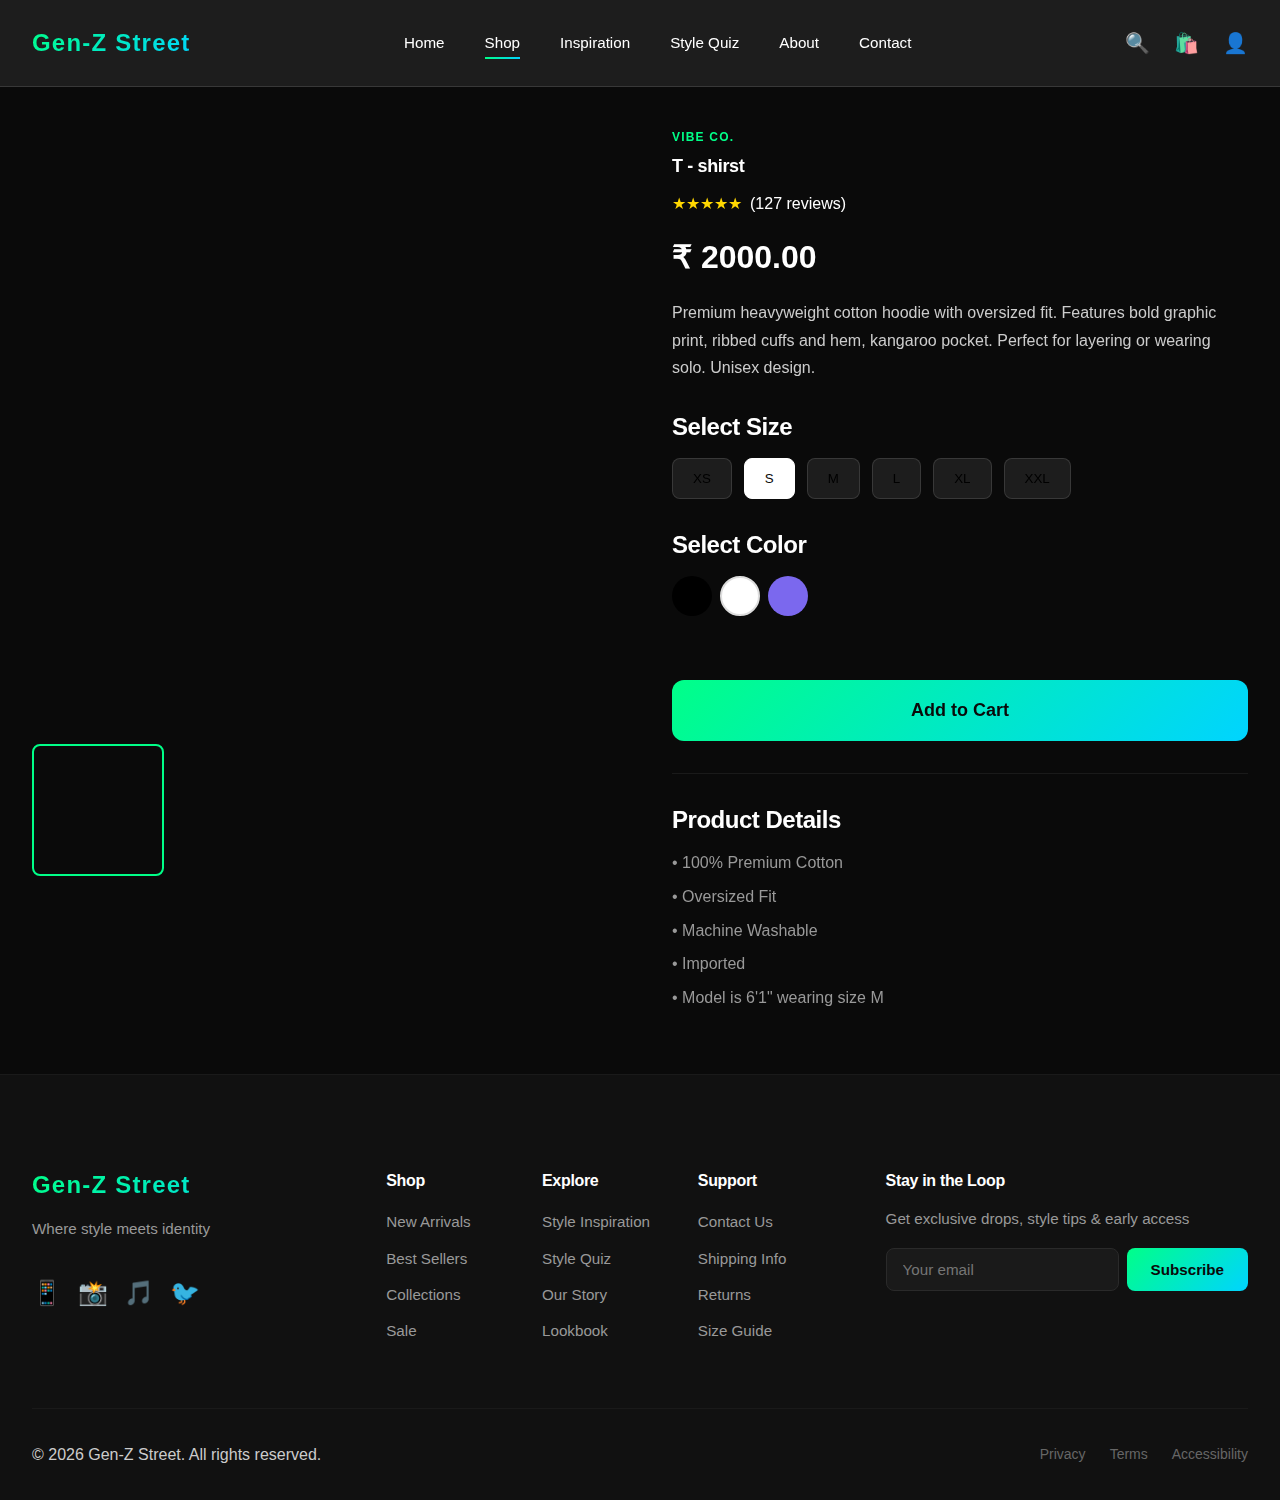
<file: jacket.html>
<!DOCTYPE html>
<html lang="en">
<head>
    <meta charset="UTF-8">
    <meta name="viewport" content="width=device-width, initial-scale=1.0">
    <title>Product Details - LUXEVIBE</title>
    <link rel="stylesheet" href="global.css">
    <link rel="stylesheet" href="animations.css">
    <link rel="stylesheet" href="layout.css">
    <link rel="stylesheet" href="responsive.css">
</head>
<body>
    <nav class="main-nav">
        <div class="nav-container">
            <div class="nav-logo">Gen-Z Street</div>
            <ul class="nav-links">
                <li><a href="index.html" class="nav-link">Home</a></li>
                <li><a href="shop.html" class="nav-link active">Shop</a></li>
                <li><a href="inspiration.html" class="nav-link">Inspiration</a></li>
                <li><a href="quiz.html" class="nav-link">Style Quiz</a></li>
                <li><a href="about.html" class="nav-link">About</a></li>
                <li><a href="contact.html" class="nav-link">Contact</a></li>
            </ul>
            <div class="nav-actions">
                <span class="nav-icon">🔍</span>
                <span class="nav-icon">🛍️</span>
                <span class="nav-icon">👤</span>
            </div>
        </div>
    </nav>

    <div class="product-detail">
        <div class="product-layout">
            <div class="product-gallery">
                <div class="main-image">
                    <div class="image-placeholder gradient-3"></div>
                </div>
                <div class="thumbnail-grid">
                    <div class="thumbnail active">
                        <div class="image-placeholder gradient-3"></div>
                    </div>
                    <div class="thumbnail">
                        <div class="image-placeholder gradient-2"></div>
                    </div>
                    <div class="thumbnail">
                        <div class="image-placeholder gradient-3"></div>
                    </div>
                    <div class="thumbnail">
                        <div class="image-placeholder gradient-4"></div>
                    </div>
                </div>
            </div>

            <div class="product-details-content">
                <div class="product-meta">
                    <span class="product-brand">VIBE CO.</span>
                    <h1 class="product-name">T - shirst</h1>
                    <div class="product-rating">
                        <span class="stars">★★★★★</span>
                        <span>(127 reviews)</span>
                    </div>
                    <div class="product-price" style="font-size: 2rem; margin: 1rem 0;">&#8377; 2000.00</div>
                    <p style="color: var(--gray-300); line-height: 1.7;">Premium heavyweight cotton hoodie with oversized fit. Features bold graphic print, ribbed cuffs and hem, kangaroo pocket. Perfect for layering or wearing solo. Unisex design.</p>
                </div>

                <div class="size-selector">
                    <h4>Select Size</h4>
                    <div class="size-options">
                        <button class="size-option">XS</button>
                        <button class="size-option active">S</button>
                        <button class="size-option">M</button>
                        <button class="size-option">L</button>
                        <button class="size-option">XL</button>
                        <button class="size-option">XXL</button>
                    </div>
                </div>

                <div class="size-selector">
                    <h4>Select Color</h4>
                    <div class="product-colors">
                        <span class="color-dot" style="background: #000; width: 40px; height: 40px;"></span>
                        <span class="color-dot" style="background: #fff; border: 2px solid #ddd; width: 40px; height: 40px;"></span>
                        <span class="color-dot" style="background: #7B68EE; width: 40px; height: 40px;"></span>
                    </div>
                </div>

                <button class="add-to-cart">Add to Cart</button>

                <div style="margin-top: 2rem; padding-top: 2rem; border-top: 1px solid var(--gray-800);">
                    <h4 style="margin-bottom: 1rem;">Product Details</h4>
                    <ul style="list-style: none; display: flex; flex-direction: column; gap: 0.5rem; color: var(--gray-400);">
                        <li>• 100% Premium Cotton</li>
                        <li>• Oversized Fit</li>
                        <li>• Machine Washable</li>
                        <li>• Imported</li>
                        <li>• Model is 6'1" wearing size M</li>
                    </ul>
                </div>
            </div>
        </div>
    </div>

    <footer class="main-footer">
        <div class="footer-container">
            <div class="footer-brand">
                <h3 class="footer-logo">Gen-Z Street</h3>
                <p class="footer-tagline">Where style meets identity</p>
             <div class="footer-socials">
                    <span class="social-icon">📱</span>
                    <span class="social-icon">📸</span>
                    <span class="social-icon">🎵</span>
                    <span class="social-icon">🐦</span>
                </div>
            </div>
            <div class="footer-links">
                <div class="footer-column">
                    <h4>Shop</h4>
                    <a href="shop.html">New Arrivals</a>
                    <a href="shop.html">Best Sellers</a>
                    <a href="shop.html">Collections</a>
                    <a href="shop.html">Sale</a>
                </div>
                <div class="footer-column">
                    <h4>Explore</h4>
                    <a href="inspiration.html">Style Inspiration</a>
                    <a href="quiz.html">Style Quiz</a>
                    <a href="about.html">Our Story</a>
                    <a href="#">Lookbook</a>
                </div>
                <div class="footer-column">
                    <h4>Support</h4>
                    <a href="contact.html">Contact Us</a>
                    <a href="#">Shipping Info</a>
                    <a href="#">Returns</a>
                    <a href="#">Size Guide</a>
                </div>
            </div>
            <div class="footer-newsletter">
                <h4>Stay in the Loop</h4>
                <p>Get exclusive drops, style tips & early access</p>
                <form class="newsletter-form">
                    <input type="email" placeholder="Your email" class="newsletter-input">
                    <button type="submit" class="newsletter-button">Subscribe</button>
                </form>
            </div>
        </div>
        <div class="footer-bottom">
            <p>&copy; 2026 Gen-Z Street. All rights reserved.</p>
            <div class="footer-legal">
                <a href="#">Privacy</a>
                <a href="#">Terms</a>
                <a href="#">Accessibility</a>
            </div>
        </div>
    </footer>
</body>
</html>
</file>
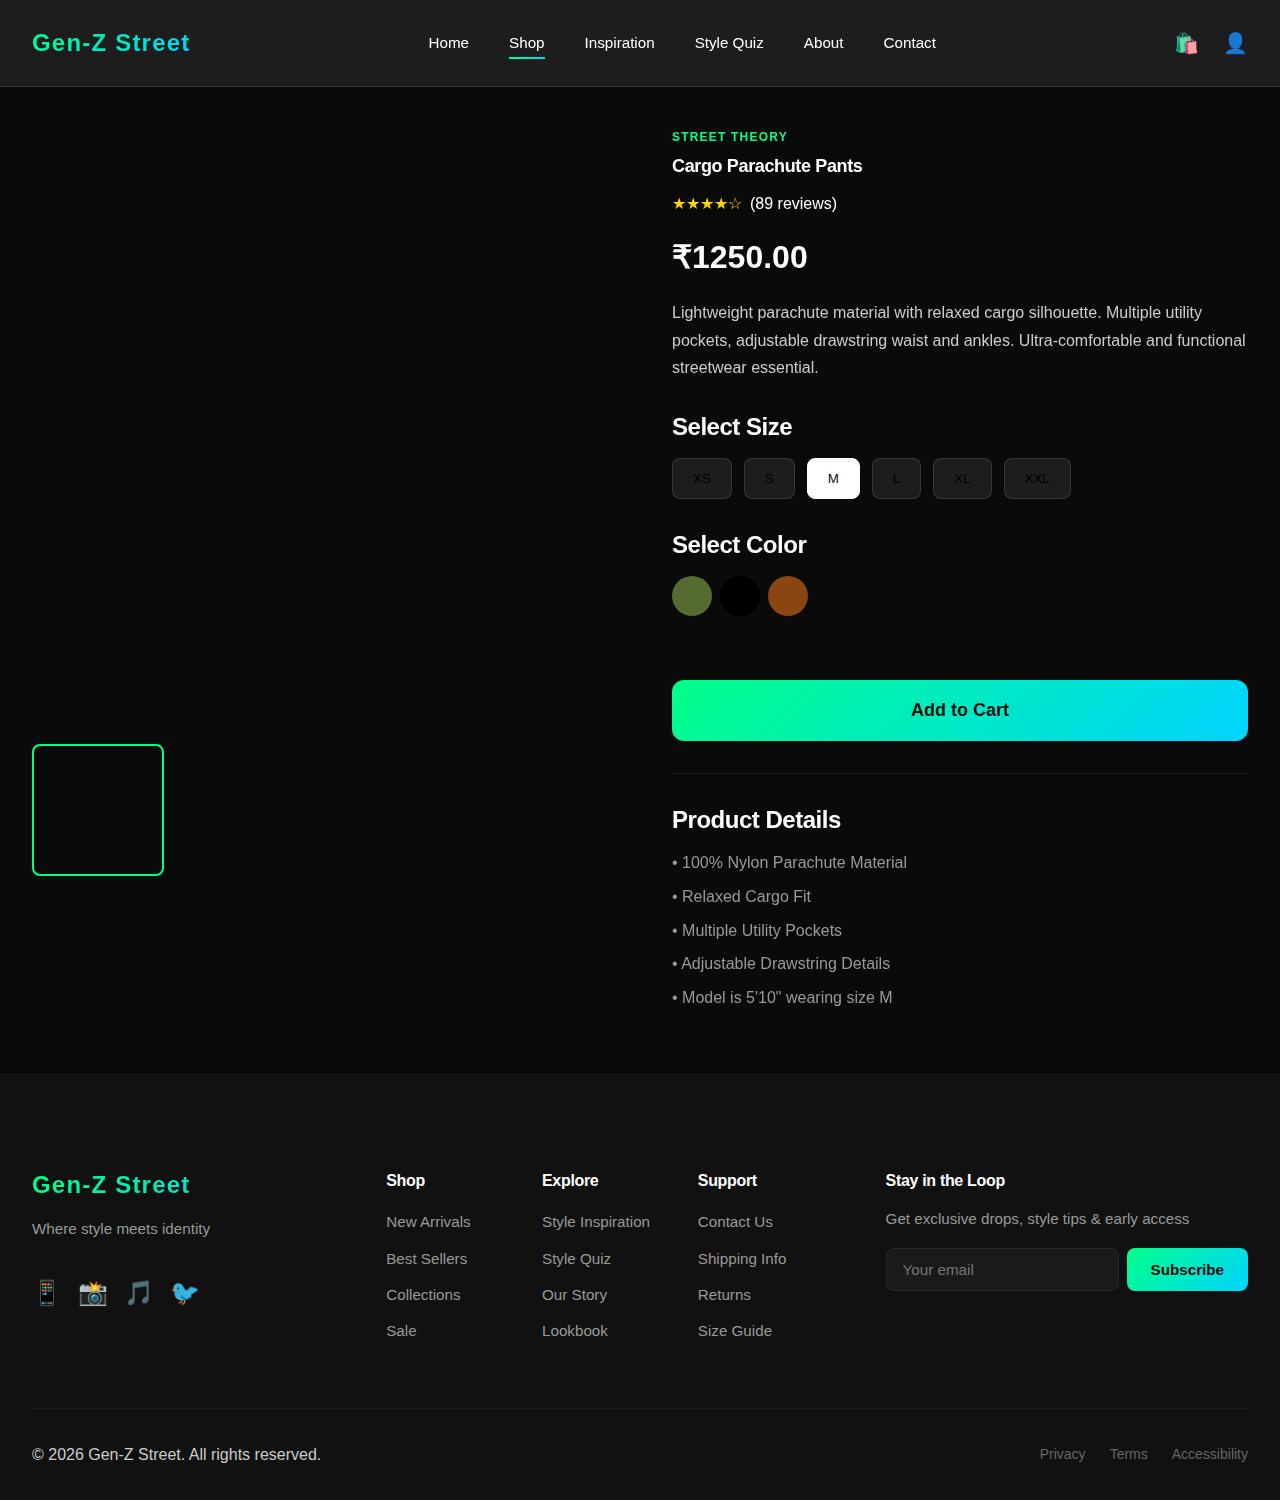
<file: pants.html>
<!DOCTYPE html>
<html lang="en">
<head>
    <meta charset="UTF-8">
    <meta name="viewport" content="width=device-width, initial-scale=1.0">
    <title>Cargo Parachute Pants - LUXEVIBE</title>
    <link rel="stylesheet" href="global.css">
    <link rel="stylesheet" href="animations.css">
    <link rel="stylesheet" href="layout.css">
    <link rel="stylesheet" href="responsive.css">
</head>
<body>
    <nav class="main-nav">
        <div class="nav-container">
            <div class="nav-logo">Gen-Z Street</div>
            <ul class="nav-links">
                <li><a href="index.html" class="nav-link">Home</a></li>
                <li><a href="shop.html" class="nav-link active">Shop</a></li>
                <li><a href="inspiration.html" class="nav-link">Inspiration</a></li>
                <li><a href="quiz.html" class="nav-link">Style Quiz</a></li>
                <li><a href="about.html" class="nav-link">About</a></li>
                <li><a href="contact.html" class="nav-link">Contact</a></li>
            </ul>
            <div class="nav-actions">
                <span class="nav-icon">🛍️</span>
                <span class="nav-icon">👤</span>
            </div>
        </div>
    </nav>

    <div class="product-detail">
        <div class="product-layout">
            <div class="product-gallery">
                <div class="main-image">
                    <div class="image-placeholder gradient-2"></div>
                </div>
                <div class="thumbnail-grid">
                    <div class="thumbnail active">
                        <div class="image-placeholder gradient-2"></div>
                    </div>
                    <div class="thumbnail">
                        <div class="image-placeholder gradient-3"></div>
                    </div>
                    <div class="thumbnail">
                        <div class="image-placeholder gradient-4"></div>
                    </div>
                    <div class="thumbnail">
                        <div class="image-placeholder gradient-5"></div>
                    </div>
                </div>
            </div>

            <div class="product-details-content">
                <div class="product-meta">
                    <span class="product-brand">STREET THEORY</span>
                    <h1 class="product-name">Cargo Parachute Pants</h1>
                    <div class="product-rating">
                        <span class="stars">★★★★☆</span>
                        <span>(89 reviews)</span>
                    </div>
                    <div class="product-price" style="font-size: 2rem; margin: 1rem 0;">&#8377;1250.00</div>
                    <p style="color: var(--gray-300); line-height: 1.7;">Lightweight parachute material with relaxed cargo silhouette. Multiple utility pockets, adjustable drawstring waist and ankles. Ultra-comfortable and functional streetwear essential.</p>
                </div>

                <div class="size-selector">
                    <h4>Select Size</h4>
                    <div class="size-options">
                        <button class="size-option">XS</button>
                        <button class="size-option">S</button>
                        <button class="size-option active">M</button>
                        <button class="size-option">L</button>
                        <button class="size-option">XL</button>
                        <button class="size-option">XXL</button>
                    </div>
                </div>

                <div class="size-selector">
                    <h4>Select Color</h4>
                    <div class="product-colors">
                        <span class="color-dot" style="background: #556B2F; width: 40px; height: 40px;"></span>
                        <span class="color-dot" style="background: #000; width: 40px; height: 40px;"></span>
                        <span class="color-dot" style="background: #8B4513; width: 40px; height: 40px;"></span>
                    </div>
                </div>

                <button class="add-to-cart">Add to Cart</button>

                <div style="margin-top: 2rem; padding-top: 2rem; border-top: 1px solid var(--gray-800);">
                    <h4 style="margin-bottom: 1rem;">Product Details</h4>
                    <ul style="list-style: none; display: flex; flex-direction: column; gap: 0.5rem; color: var(--gray-400);">
                        <li>• 100% Nylon Parachute Material</li>
                        <li>• Relaxed Cargo Fit</li>
                        <li>• Multiple Utility Pockets</li>
                        <li>• Adjustable Drawstring Details</li>
                        <li>• Model is 5'10" wearing size M</li>
                    </ul>
                </div>
            </div>
        </div>
    </div>

    <footer class="main-footer">
        <div class="footer-container">
            <div class="footer-brand">
                <h3 class="footer-logo">Gen-Z Street</h3>
                <p class="footer-tagline">Where style meets identity</p>
               <div class="footer-socials">
                    <span class="social-icon">📱</span>
                    <span class="social-icon">📸</span>
                    <span class="social-icon">🎵</span>
                    <span class="social-icon">🐦</span>
                </div>
            </div>
            <div class="footer-links">
                <div class="footer-column">
                    <h4>Shop</h4>
                    <a href="shop.html">New Arrivals</a>
                    <a href="shop.html">Best Sellers</a>
                    <a href="shop.html">Collections</a>
                    <a href="shop.html">Sale</a>
                </div>
                <div class="footer-column">
                    <h4>Explore</h4>
                    <a href="inspiration.html">Style Inspiration</a>
                    <a href="quiz.html">Style Quiz</a>
                    <a href="about.html">Our Story</a>
                    <a href="#">Lookbook</a>
                </div>
                <div class="footer-column">
                    <h4>Support</h4>
                    <a href="contact.html">Contact Us</a>
                    <a href="#">Shipping Info</a>
                    <a href="#">Returns</a>
                    <a href="#">Size Guide</a>
                </div>
            </div>
            <div class="footer-newsletter">
                <h4>Stay in the Loop</h4>
                <p>Get exclusive drops, style tips & early access</p>
                <form class="newsletter-form">
                    <input type="email" placeholder="Your email" class="newsletter-input">
                    <button type="submit" class="newsletter-button">Subscribe</button>
                </form>
            </div>
        </div>
        <div class="footer-bottom">
            <p>&copy; 2026 Gen-Z Street. All rights reserved.</p>
            <div class="footer-legal">
                <a href="#">Privacy</a>
                <a href="#">Terms</a>
                <a href="#">Accessibility</a>
            </div>
        </div>
    </footer>
</body>
</html>
</file>
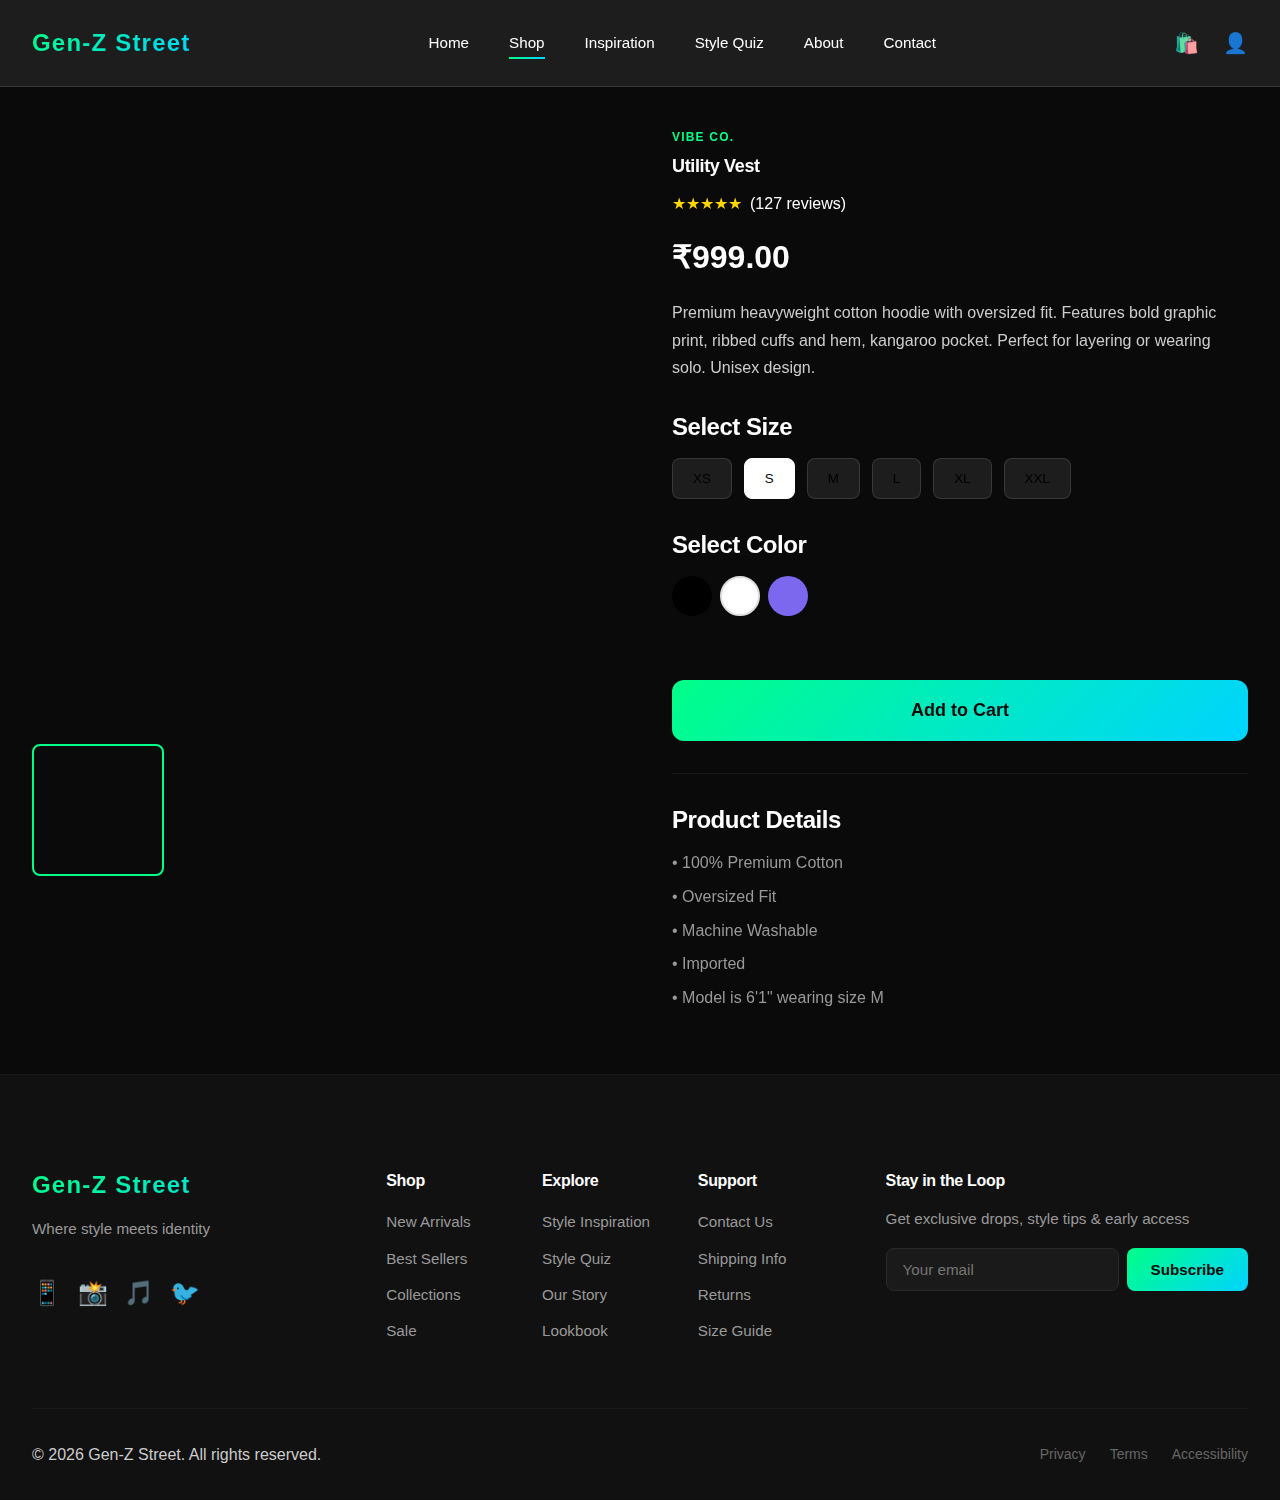
<file: product6.html>
<!DOCTYPE html>
<html lang="en">
<head>
    <meta charset="UTF-8">
    <meta name="viewport" content="width=device-width, initial-scale=1.0">
    <title>Product Details - LUXEVIBE</title>
    <link rel="stylesheet" href="global.css">
    <link rel="stylesheet" href="animations.css">
    <link rel="stylesheet" href="layout.css">
    <link rel="stylesheet" href="responsive.css">
</head>
<body>
    <nav class="main-nav">
        <div class="nav-container">
            <div class="nav-logo">Gen-Z Street</div>
            <ul class="nav-links">
                <li><a href="index.html" class="nav-link">Home</a></li>
                <li><a href="shop.html" class="nav-link active">Shop</a></li>
                <li><a href="inspiration.html" class="nav-link">Inspiration</a></li>
                <li><a href="quiz.html" class="nav-link">Style Quiz</a></li>
                <li><a href="about.html" class="nav-link">About</a></li>
                <li><a href="contact.html" class="nav-link">Contact</a></li>
            </ul>
            <div class="nav-actions">
                <span class="nav-icon">🛍️</span>
                <span class="nav-icon">👤</span>
            </div>
        </div>
    </nav>

    <div class="product-detail">
        <div class="product-layout">
            <div class="product-gallery">
                <div class="main-image">
                    <div class="image-placeholder gradient-6"></div>
                </div>
                <div class="thumbnail-grid">
                    <div class="thumbnail active">
                        <div class="image-placeholder gradient-6"></div>
                    </div>
                    <div class="thumbnail">
                        <div class="image-placeholder gradient-2"></div>
                    </div>
                    <div class="thumbnail">
                        <div class="image-placeholder gradient-4"></div>
                    </div>
                    <div class="thumbnail">
                        <div class="image-placeholder gradient-3"></div>
                    </div>
                </div>
            </div>

            <div class="product-details-content">
                <div class="product-meta">
                    <span class="product-brand">VIBE CO.</span>
                    <h1 class="product-name">Utility Vest</h1>
                    <div class="product-rating">
                        <span class="stars">★★★★★</span>
                        <span>(127 reviews)</span>
                    </div>
                    <div class="product-price" style="font-size: 2rem; margin: 1rem 0;">&#8377;999.00</div>
                    <p style="color: var(--gray-300); line-height: 1.7;">Premium heavyweight cotton hoodie with oversized fit. Features bold graphic print, ribbed cuffs and hem, kangaroo pocket. Perfect for layering or wearing solo. Unisex design.</p>
                </div>

                <div class="size-selector">
                    <h4>Select Size</h4>
                    <div class="size-options">
                        <button class="size-option">XS</button>
                        <button class="size-option active">S</button>
                        <button class="size-option">M</button>
                        <button class="size-option">L</button>
                        <button class="size-option">XL</button>
                        <button class="size-option">XXL</button>
                    </div>
                </div>

                <div class="size-selector">
                    <h4>Select Color</h4>
                    <div class="product-colors">
                        <span class="color-dot" style="background: #000; width: 40px; height: 40px;"></span>
                        <span class="color-dot" style="background: #fff; border: 2px solid #ddd; width: 40px; height: 40px;"></span>
                        <span class="color-dot" style="background: #7B68EE; width: 40px; height: 40px;"></span>
                    </div>
                </div>

                <button class="add-to-cart">Add to Cart</button>

                <div style="margin-top: 2rem; padding-top: 2rem; border-top: 1px solid var(--gray-800);">
                    <h4 style="margin-bottom: 1rem;">Product Details</h4>
                    <ul style="list-style: none; display: flex; flex-direction: column; gap: 0.5rem; color: var(--gray-400);">
                        <li>• 100% Premium Cotton</li>
                        <li>• Oversized Fit</li>
                        <li>• Machine Washable</li>
                        <li>• Imported</li>
                        <li>• Model is 6'1" wearing size M</li>
                    </ul>
                </div>
            </div>
        </div>
    </div>

    <footer class="main-footer">
        <div class="footer-container">
            <div class="footer-brand">
                <h3 class="footer-logo">Gen-Z Street</h3>
                <p class="footer-tagline">Where style meets identity</p>
             <div class="footer-socials">
                    <span class="social-icon">📱</span>
                    <span class="social-icon">📸</span>
                    <span class="social-icon">🎵</span>
                    <span class="social-icon">🐦</span>
                </div>
            </div>
            <div class="footer-links">
                <div class="footer-column">
                    <h4>Shop</h4>
                    <a href="shop.html">New Arrivals</a>
                    <a href="shop.html">Best Sellers</a>
                    <a href="shop.html">Collections</a>
                    <a href="shop.html">Sale</a>
                </div>
                <div class="footer-column">
                    <h4>Explore</h4>
                    <a href="inspiration.html">Style Inspiration</a>
                    <a href="quiz.html">Style Quiz</a>
                    <a href="about.html">Our Story</a>
                    <a href="#">Lookbook</a>
                </div>
                <div class="footer-column">
                    <h4>Support</h4>
                    <a href="contact.html">Contact Us</a>
                    <a href="#">Shipping Info</a>
                    <a href="#">Returns</a>
                    <a href="#">Size Guide</a>
                </div>
            </div>
            <div class="footer-newsletter">
                <h4>Stay in the Loop</h4>
                <p>Get exclusive drops, style tips & early access</p>
                <form class="newsletter-form">
                    <input type="email" placeholder="Your email" class="newsletter-input">
                    <button type="submit" class="newsletter-button">Subscribe</button>
                </form>
            </div>
        </div>
        <div class="footer-bottom">
            <p>&copy; 2026 Gen-Z Street. All rights reserved.</p>
            <div class="footer-legal">
                <a href="#">Privacy</a>
                <a href="#">Terms</a>
                <a href="#">Accessibility</a>
            </div>
        </div>
    </footer>
</body>
</html>
</file>
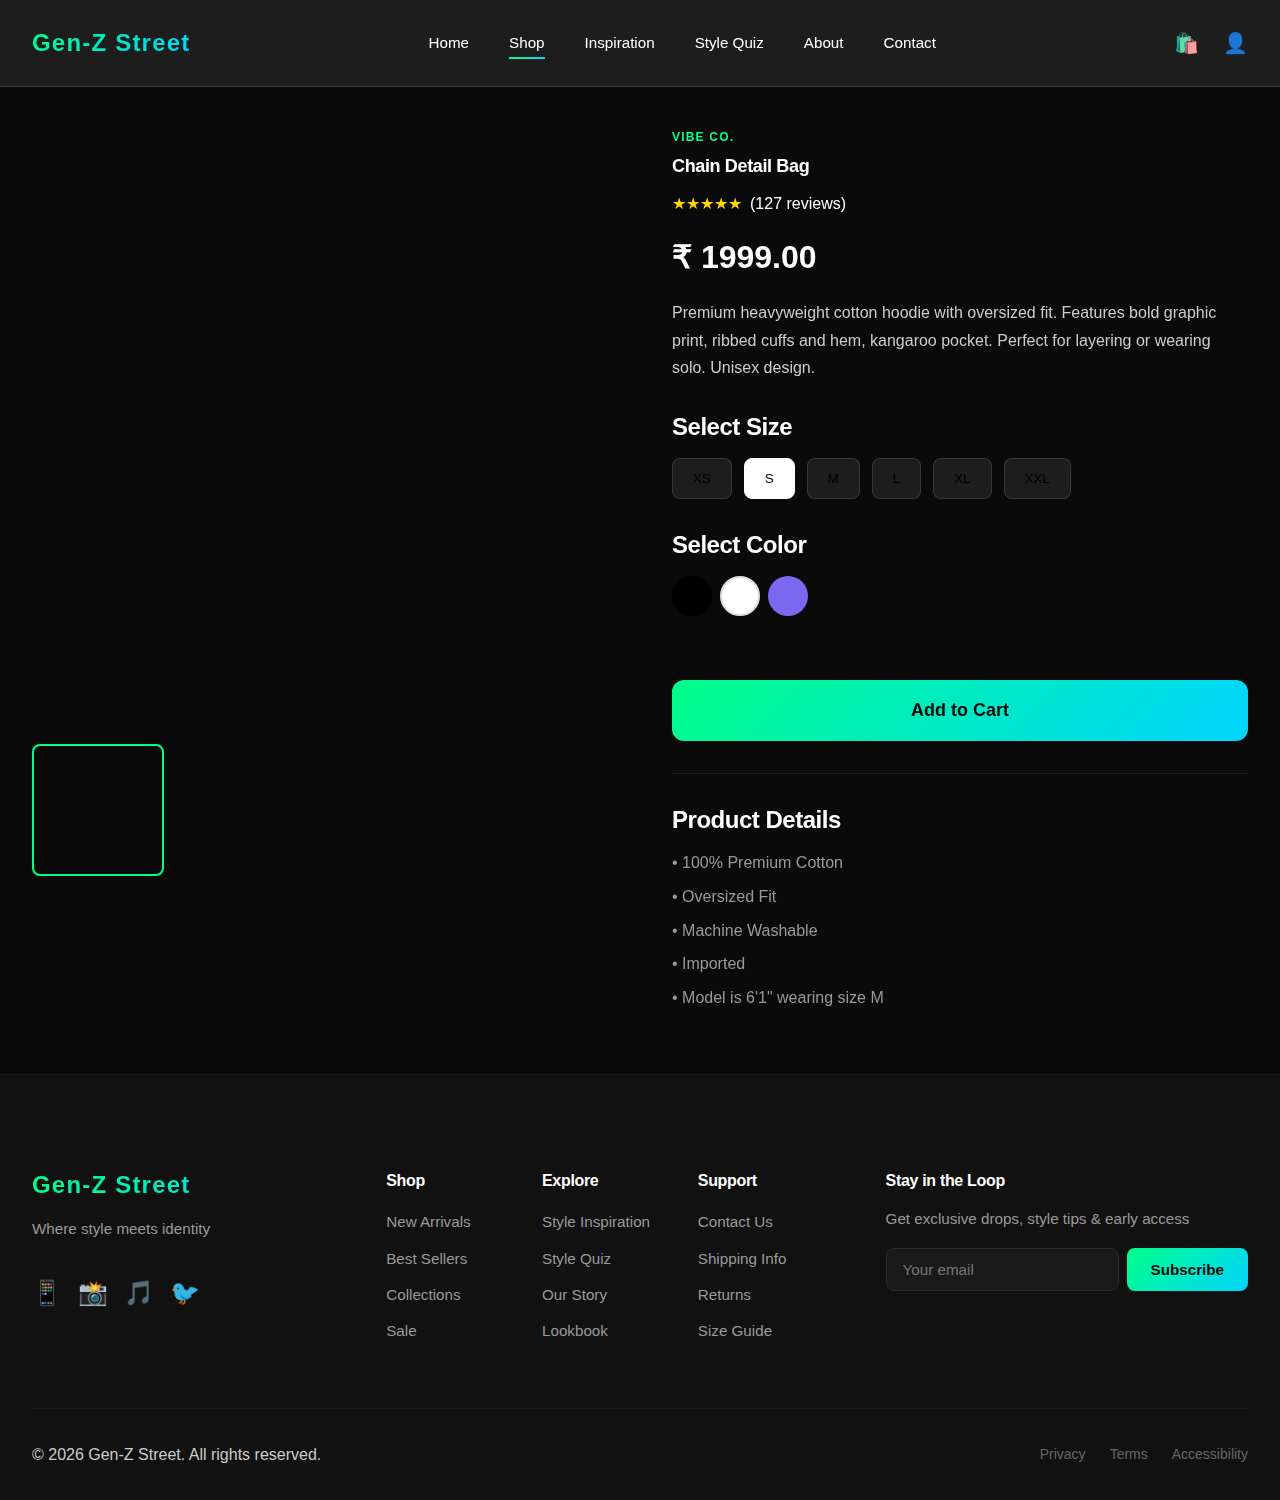
<file: product7.html>
<!DOCTYPE html>
<html lang="en">
<head>
    <meta charset="UTF-8">
    <meta name="viewport" content="width=device-width, initial-scale=1.0">
    <title>Product Details - LUXEVIBE</title>
    <link rel="stylesheet" href="global.css">
    <link rel="stylesheet" href="animations.css">
    <link rel="stylesheet" href="layout.css">
    <link rel="stylesheet" href="responsive.css">
</head>
<body>
    <nav class="main-nav">
        <div class="nav-container">
            <div class="nav-logo">Gen-Z Street</div>
            <ul class="nav-links">
                <li><a href="index.html" class="nav-link">Home</a></li>
                <li><a href="shop.html" class="nav-link active">Shop</a></li>
                <li><a href="inspiration.html" class="nav-link">Inspiration</a></li>
                <li><a href="quiz.html" class="nav-link">Style Quiz</a></li>
                <li><a href="about.html" class="nav-link">About</a></li>
                <li><a href="contact.html" class="nav-link">Contact</a></li>
            </ul>
            <div class="nav-actions">
                <span class="nav-icon">🛍️</span>
                <span class="nav-icon">👤</span>
            </div>
        </div>
    </nav>

    <div class="product-detail">
        <div class="product-layout">
            <div class="product-gallery">
                <div class="main-image">
                    <div class="image-placeholder gradient-7"></div>
                </div>
                <div class="thumbnail-grid">
                    <div class="thumbnail active">
                        <div class="image-placeholder gradient-7"></div>
                    </div>
                    <div class="thumbnail">
                        <div class="image-placeholder gradient-2"></div>
                    </div>
                    <div class="thumbnail">
                        <div class="image-placeholder gradient-3"></div>
                    </div>
                    <div class="thumbnail">
                        <div class="image-placeholder gradient-4"></div>
                    </div>
                </div>
            </div>

            <div class="product-details-content">
                <div class="product-meta">
                    <span class="product-brand">VIBE CO.</span>
                    <h1 class="product-name">Chain Detail Bag</h1>
                    <div class="product-rating">
                        <span class="stars">★★★★★</span>
                        <span>(127 reviews)</span>
                    </div>
                    <div class="product-price" style="font-size: 2rem; margin: 1rem 0;">&#8377; 1999.00</div>
                    <p style="color: var(--gray-300); line-height: 1.7;">Premium heavyweight cotton hoodie with oversized fit. Features bold graphic print, ribbed cuffs and hem, kangaroo pocket. Perfect for layering or wearing solo. Unisex design.</p>
                </div>

                <div class="size-selector">
                    <h4>Select Size</h4>
                    <div class="size-options">
                        <button class="size-option">XS</button>
                        <button class="size-option active">S</button>
                        <button class="size-option">M</button>
                        <button class="size-option">L</button>
                        <button class="size-option">XL</button>
                        <button class="size-option">XXL</button>
                    </div>
                </div>

                <div class="size-selector">
                    <h4>Select Color</h4>
                    <div class="product-colors">
                        <span class="color-dot" style="background: #000; width: 40px; height: 40px;"></span>
                        <span class="color-dot" style="background: #fff; border: 2px solid #ddd; width: 40px; height: 40px;"></span>
                        <span class="color-dot" style="background: #7B68EE; width: 40px; height: 40px;"></span>
                    </div>
                </div>

                <button class="add-to-cart">Add to Cart</button>

                <div style="margin-top: 2rem; padding-top: 2rem; border-top: 1px solid var(--gray-800);">
                    <h4 style="margin-bottom: 1rem;">Product Details</h4>
                    <ul style="list-style: none; display: flex; flex-direction: column; gap: 0.5rem; color: var(--gray-400);">
                        <li>• 100% Premium Cotton</li>
                        <li>• Oversized Fit</li>
                        <li>• Machine Washable</li>
                        <li>• Imported</li>
                        <li>• Model is 6'1" wearing size M</li>
                    </ul>
                </div>
            </div>
        </div>
    </div>

    <footer class="main-footer">
        <div class="footer-container">
            <div class="footer-brand">
                <h3 class="footer-logo">Gen-Z Street</h3>
                <p class="footer-tagline">Where style meets identity</p>
              <div class="footer-socials">
                    <span class="social-icon">📱</span>
                    <span class="social-icon">📸</span>
                    <span class="social-icon">🎵</span>
                    <span class="social-icon">🐦</span>
                </div>
            </div>
            <div class="footer-links">
                <div class="footer-column">
                    <h4>Shop</h4>
                    <a href="shop.html">New Arrivals</a>
                    <a href="shop.html">Best Sellers</a>
                    <a href="shop.html">Collections</a>
                    <a href="shop.html">Sale</a>
                </div>
                <div class="footer-column">
                    <h4>Explore</h4>
                    <a href="inspiration.html">Style Inspiration</a>
                    <a href="quiz.html">Style Quiz</a>
                    <a href="about.html">Our Story</a>
                    <a href="#">Lookbook</a>
                </div>
                <div class="footer-column">
                    <h4>Support</h4>
                    <a href="contact.html">Contact Us</a>
                    <a href="#">Shipping Info</a>
                    <a href="#">Returns</a>
                    <a href="#">Size Guide</a>
                </div>
            </div>
            <div class="footer-newsletter">
                <h4>Stay in the Loop</h4>
                <p>Get exclusive drops, style tips & early access</p>
                <form class="newsletter-form">
                    <input type="email" placeholder="Your email" class="newsletter-input">
                    <button type="submit" class="newsletter-button">Subscribe</button>
                </form>
            </div>
        </div>
        <div class="footer-bottom">
            <p>&copy; 2026 Gen-Z Street. All rights reserved.</p>
            <div class="footer-legal">
                <a href="#">Privacy</a>
                <a href="#">Terms</a>
                <a href="#">Accessibility</a>
            </div>
        </div>
    </footer>
</body>
</html>
</file>
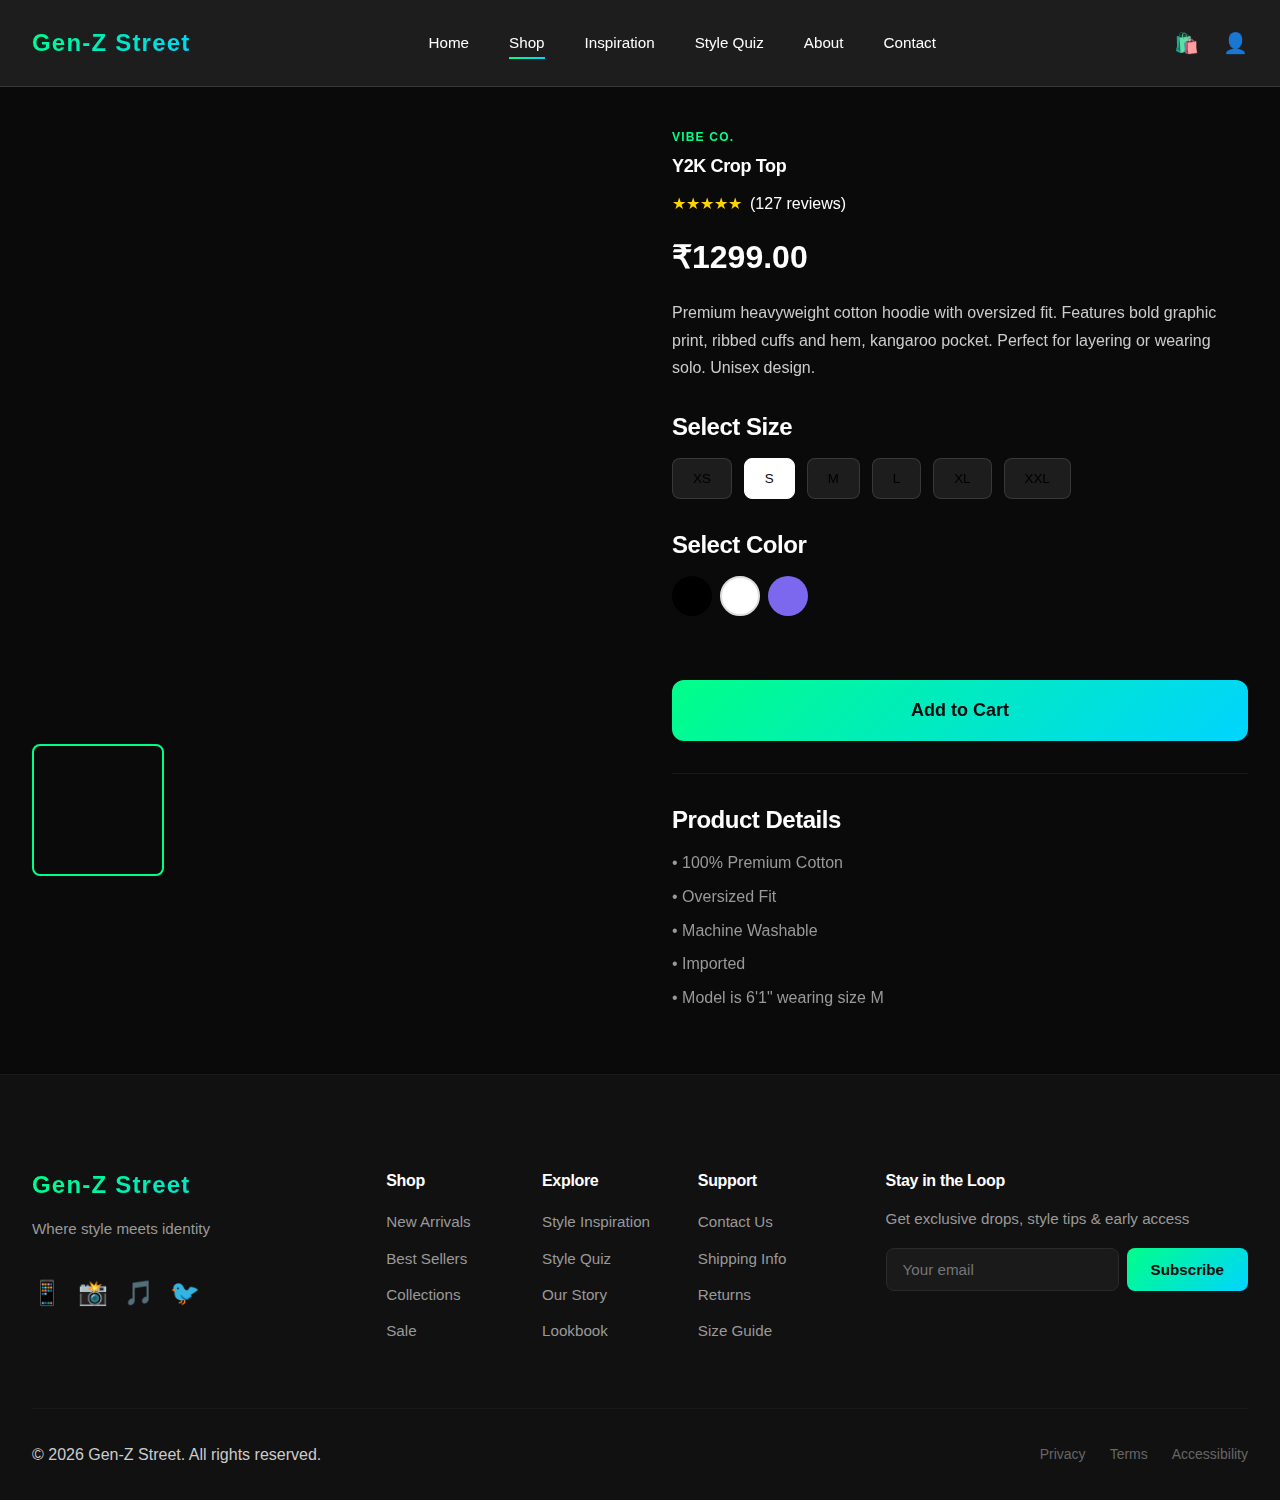
<file: product8.html>
<!DOCTYPE html>
<html lang="en">
<head>
    <meta charset="UTF-8">
    <meta name="viewport" content="width=device-width, initial-scale=1.0">
    <title>Product Details - LUXEVIBE</title>
    <link rel="stylesheet" href="global.css">
    <link rel="stylesheet" href="animations.css">
    <link rel="stylesheet" href="layout.css">
    <link rel="stylesheet" href="responsive.css">
</head>
<body>
    <nav class="main-nav">
        <div class="nav-container">
            <div class="nav-logo">Gen-Z Street</div>
            <ul class="nav-links">
                <li><a href="index.html" class="nav-link">Home</a></li>
                <li><a href="shop.html" class="nav-link active">Shop</a></li>
                <li><a href="inspiration.html" class="nav-link">Inspiration</a></li>
                <li><a href="quiz.html" class="nav-link">Style Quiz</a></li>
                <li><a href="about.html" class="nav-link">About</a></li>
                <li><a href="contact.html" class="nav-link">Contact</a></li>
            </ul>
            <div class="nav-actions">
                <span class="nav-icon">🛍️</span>
                <span class="nav-icon">👤</span>
            </div>
        </div>
    </nav>

    <div class="product-detail">
        <div class="product-layout">
            <div class="product-gallery">
                <div class="main-image">
                    <div class="image-placeholder gradient-8"></div>
                </div>
                <div class="thumbnail-grid">
                    <div class="thumbnail active">
                        <div class="image-placeholder gradient-8"></div>
                    </div>
                    <div class="thumbnail">
                        <div class="image-placeholder gradient-7"></div>
                    </div>
                    <div class="thumbnail">
                        <div class="image-placeholder gradient-3"></div>
                    </div>
                    <div class="thumbnail">
                        <div class="image-placeholder gradient-4"></div>
                    </div>
                </div>
            </div>

            <div class="product-details-content">
                <div class="product-meta">
                    <span class="product-brand">VIBE CO.</span>
                    <h1 class="product-name">Y2K Crop Top</h1>
                    <div class="product-rating">
                        <span class="stars">★★★★★</span>
                        <span>(127 reviews)</span>
                    </div>
                    <div class="product-price" style="font-size: 2rem; margin: 1rem 0;">&#8377;1299.00</div>
                    <p style="color: var(--gray-300); line-height: 1.7;">Premium heavyweight cotton hoodie with oversized fit. Features bold graphic print, ribbed cuffs and hem, kangaroo pocket. Perfect for layering or wearing solo. Unisex design.</p>
                </div>

                <div class="size-selector">
                    <h4>Select Size</h4>
                    <div class="size-options">
                        <button class="size-option">XS</button>
                        <button class="size-option active">S</button>
                        <button class="size-option">M</button>
                        <button class="size-option">L</button>
                        <button class="size-option">XL</button>
                        <button class="size-option">XXL</button>
                    </div>
                </div>

                <div class="size-selector">
                    <h4>Select Color</h4>
                    <div class="product-colors">
                        <span class="color-dot" style="background: #000; width: 40px; height: 40px;"></span>
                        <span class="color-dot" style="background: #fff; border: 2px solid #ddd; width: 40px; height: 40px;"></span>
                        <span class="color-dot" style="background: #7B68EE; width: 40px; height: 40px;"></span>
                    </div>
                </div>

                <button class="add-to-cart">Add to Cart</button>

                <div style="margin-top: 2rem; padding-top: 2rem; border-top: 1px solid var(--gray-800);">
                    <h4 style="margin-bottom: 1rem;">Product Details</h4>
                    <ul style="list-style: none; display: flex; flex-direction: column; gap: 0.5rem; color: var(--gray-400);">
                        <li>• 100% Premium Cotton</li>
                        <li>• Oversized Fit</li>
                        <li>• Machine Washable</li>
                        <li>• Imported</li>
                        <li>• Model is 6'1" wearing size M</li>
                    </ul>
                </div>
            </div>
        </div>
    </div>

    <footer class="main-footer">
        <div class="footer-container">
            <div class="footer-brand">
                <h3 class="footer-logo">Gen-Z Street</h3>
                <p class="footer-tagline">Where style meets identity</p>
             <div class="footer-socials">
                    <span class="social-icon">📱</span>
                    <span class="social-icon">📸</span>
                    <span class="social-icon">🎵</span>
                    <span class="social-icon">🐦</span>
                </div>
            </div>
            <div class="footer-links">
                <div class="footer-column">
                    <h4>Shop</h4>
                    <a href="shop.html">New Arrivals</a>
                    <a href="shop.html">Best Sellers</a>
                    <a href="shop.html">Collections</a>
                    <a href="shop.html">Sale</a>
                </div>
                <div class="footer-column">
                    <h4>Explore</h4>
                    <a href="inspiration.html">Style Inspiration</a>
                    <a href="quiz.html">Style Quiz</a>
                    <a href="about.html">Our Story</a>
                    <a href="#">Lookbook</a>
                </div>
                <div class="footer-column">
                    <h4>Support</h4>
                    <a href="contact.html">Contact Us</a>
                    <a href="#">Shipping Info</a>
                    <a href="#">Returns</a>
                    <a href="#">Size Guide</a>
                </div>
            </div>
            <div class="footer-newsletter">
                <h4>Stay in the Loop</h4>
                <p>Get exclusive drops, style tips & early access</p>
                <form class="newsletter-form">
                    <input type="email" placeholder="Your email" class="newsletter-input">
                    <button type="submit" class="newsletter-button">Subscribe</button>
                </form>
            </div>
        </div>
        <div class="footer-bottom">
            <p>&copy; 2026 Gen-Z Street. All rights reserved.</p>
            <div class="footer-legal">
                <a href="#">Privacy</a>
                <a href="#">Terms</a>
                <a href="#">Accessibility</a>
            </div>
        </div>
    </footer>
</body>
</html>
</file>
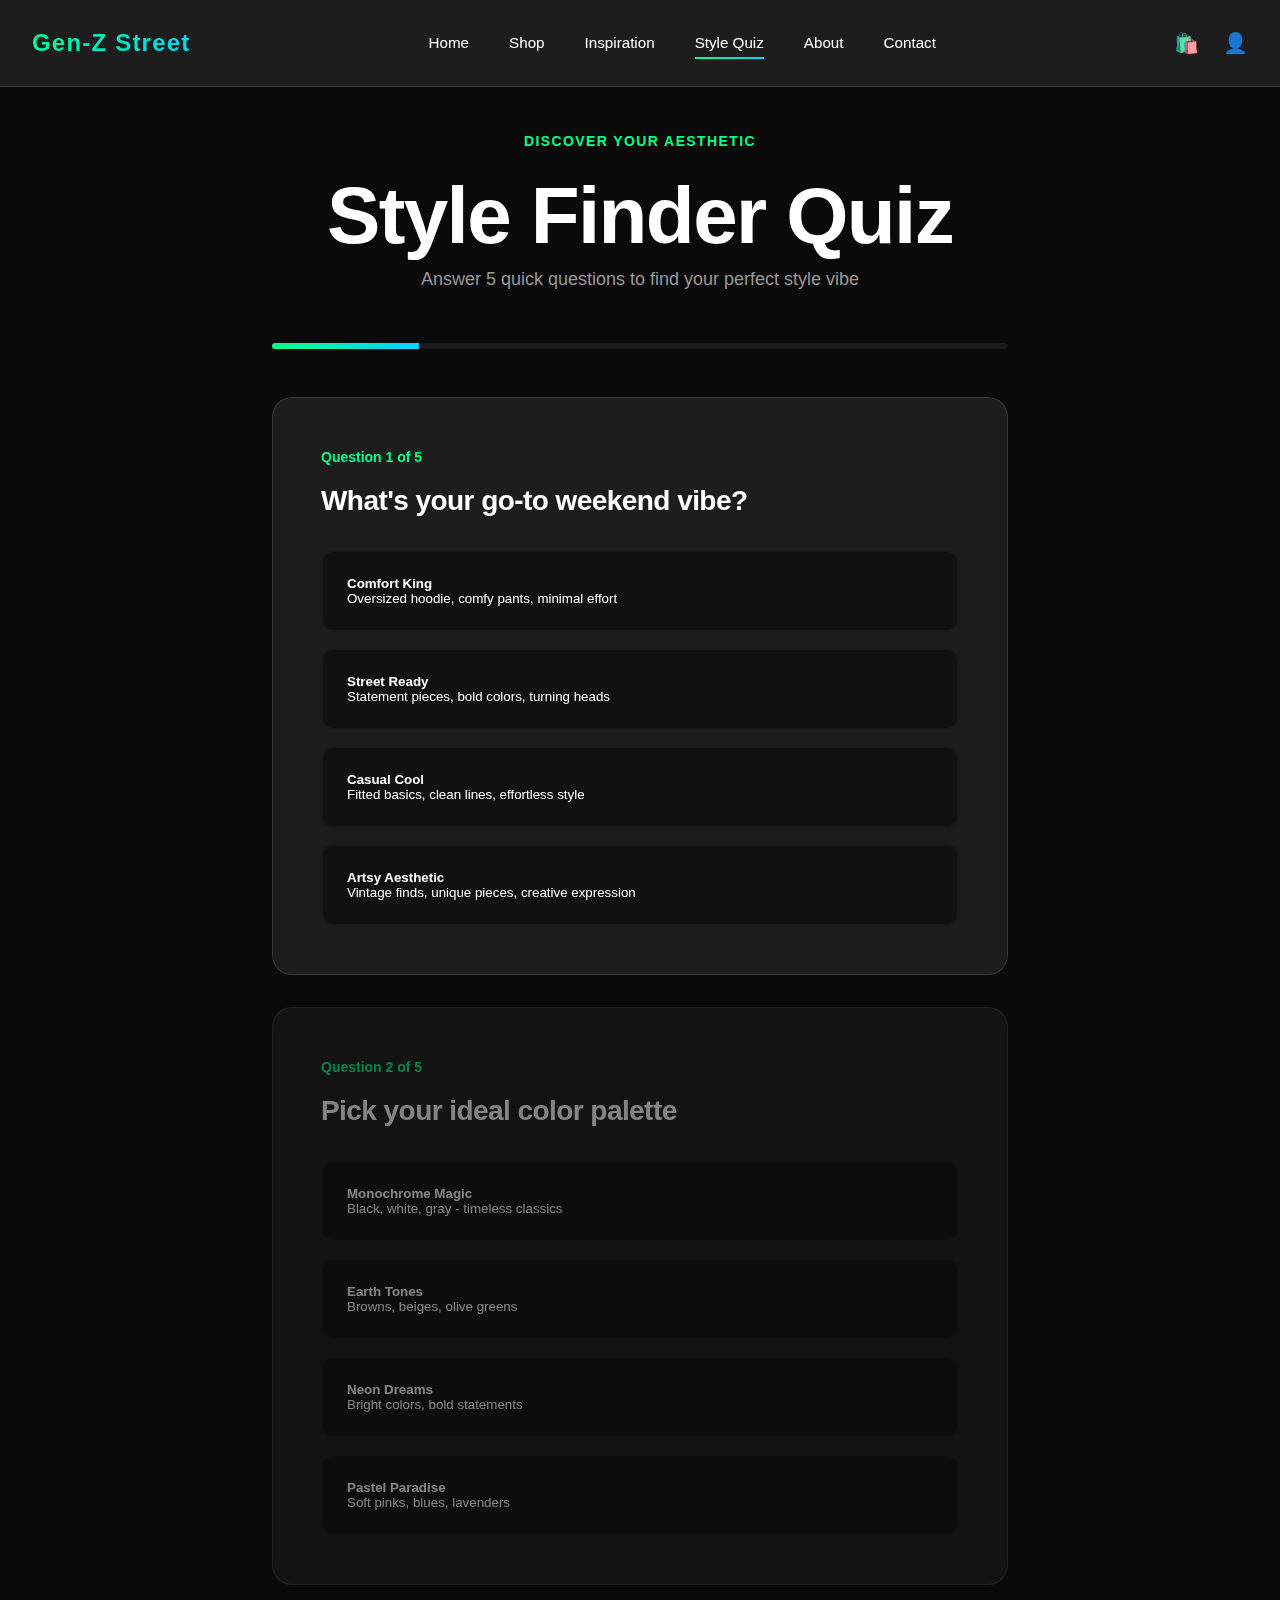
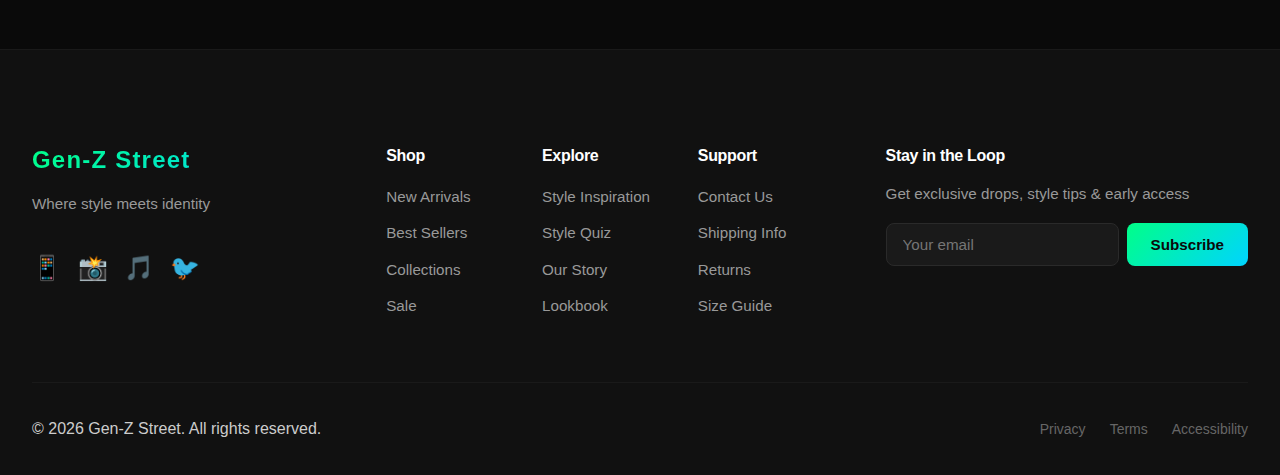
<file: quiz.html>
<!DOCTYPE html>
<html lang="en">
<head>
    <meta charset="UTF-8">
    <meta name="viewport" content="width=device-width, initial-scale=1.0">
    <title>Style Quiz - LUXEVIBE</title>
    <link rel="stylesheet" href="global.css">
    <link rel="stylesheet" href="animations.css">
    <link rel="stylesheet" href="layout.css">
    <link rel="stylesheet" href="responsive.css">
</head>
<body>
    <nav class="main-nav">
        <div class="nav-container">
            <div class="nav-logo">Gen-Z Street</div>
            <ul class="nav-links">
                <li><a href="index.html" class="nav-link">Home</a></li>
                <li><a href="shop.html" class="nav-link">Shop</a></li>
                <li><a href="inspiration.html" class="nav-link">Inspiration</a></li>
                <li><a href="quiz.html" class="nav-link active">Style Quiz</a></li>
                <li><a href="about.html" class="nav-link">About</a></li>
                <li><a href="contact.html" class="nav-link">Contact</a></li>
            </ul>
            <div class="nav-actions">
                <span class="nav-icon">🛍️</span>
                <span class="nav-icon">👤</span>
            </div>
        </div>
    </nav>

    <div class="quiz-container">
        <div style="text-align: center; margin-bottom: 3rem;">
            <span class="section-tag">Discover Your Aesthetic</span>
            <h1>Style Finder Quiz</h1>
            <p class="section-description">Answer 5 quick questions to find your perfect style vibe</p>
        </div>

        <div class="quiz-progress">
            <div class="progress-bar" style="width: 20%;"></div>
        </div>

        <div class="quiz-question">
            <div class="question-number">Question 1 of 5</div>
            <h2 class="question-text">What's your go-to weekend vibe?</h2>
            <div class="quiz-options">
                <button class="quiz-option">
                    <strong>Comfort King</strong><br>
                    Oversized hoodie, comfy pants, minimal effort
                </button>
                <button class="quiz-option">
                    <strong>Street Ready</strong><br>
                    Statement pieces, bold colors, turning heads
                </button>
                <button class="quiz-option">
                    <strong>Casual Cool</strong><br>
                    Fitted basics, clean lines, effortless style
                </button>
                <button class="quiz-option">
                    <strong>Artsy Aesthetic</strong><br>
                    Vintage finds, unique pieces, creative expression
                </button>
            </div>
        </div>
        

        <div class="quiz-question" style="opacity: 0.5; pointer-events: none;">
            <div class="question-number">Question 2 of 5</div>
            <h2 class="question-text">Pick your ideal color palette</h2>
            <div class="quiz-options">
                <button class="quiz-option">
                    <strong>Monochrome Magic</strong><br>
                    Black, white, gray - timeless classics
                </button>
                <button class="quiz-option">
                    <strong>Earth Tones</strong><br>
                    Browns, beiges, olive greens
                </button>
                <button class="quiz-option">
                    <strong>Neon Dreams</strong><br>
                    Bright colors, bold statements
                </button>
                <button class="quiz-option">
                    <strong>Pastel Paradise</strong><br>
                    Soft pinks, blues, lavenders
                </button>
            </div>
        </div>
    </div>

    <footer class="main-footer">
        <div class="footer-container">
            <div class="footer-brand">
                <h3 class="footer-logo">Gen-Z Street</h3>
                <p class="footer-tagline">Where style meets identity</p>
              <div class="footer-socials">
                    <span class="social-icon">📱</span>
                    <span class="social-icon">📸</span>
                    <span class="social-icon">🎵</span>
                    <span class="social-icon">🐦</span>
                </div>
            </div>
            <div class="footer-links">
                <div class="footer-column">
                    <h4>Shop</h4>
                    <a href="shop.html">New Arrivals</a>
                    <a href="shop.html">Best Sellers</a>
                    <a href="shop.html">Collections</a>
                    <a href="shop.html">Sale</a>
                </div>
                <div class="footer-column">
                    <h4>Explore</h4>
                    <a href="inspiration.html">Style Inspiration</a>
                    <a href="quiz.html">Style Quiz</a>
                    <a href="about.html">Our Story</a>
                    <a href="#">Lookbook</a>
                </div>
                <div class="footer-column">
                    <h4>Support</h4>
                    <a href="contact.html">Contact Us</a>
                    <a href="#">Shipping Info</a>
                    <a href="#">Returns</a>
                    <a href="#">Size Guide</a>
                </div>
            </div>
            <div class="footer-newsletter">
                <h4>Stay in the Loop</h4>
                <p>Get exclusive drops, style tips & early access</p>
                <form class="newsletter-form">
                    <input type="email" placeholder="Your email" class="newsletter-input">
                    <button type="submit" class="newsletter-button">Subscribe</button>
                </form>
            </div>
        </div>
        <div class="footer-bottom">
            <p>&copy; 2026 Gen-Z Street. All rights reserved.</p>
            <div class="footer-legal">
                <a href="#">Privacy</a>
                <a href="#">Terms</a>
                <a href="#">Accessibility</a>
            </div>
        </div>
    </footer>
</body>
</html>
</file>
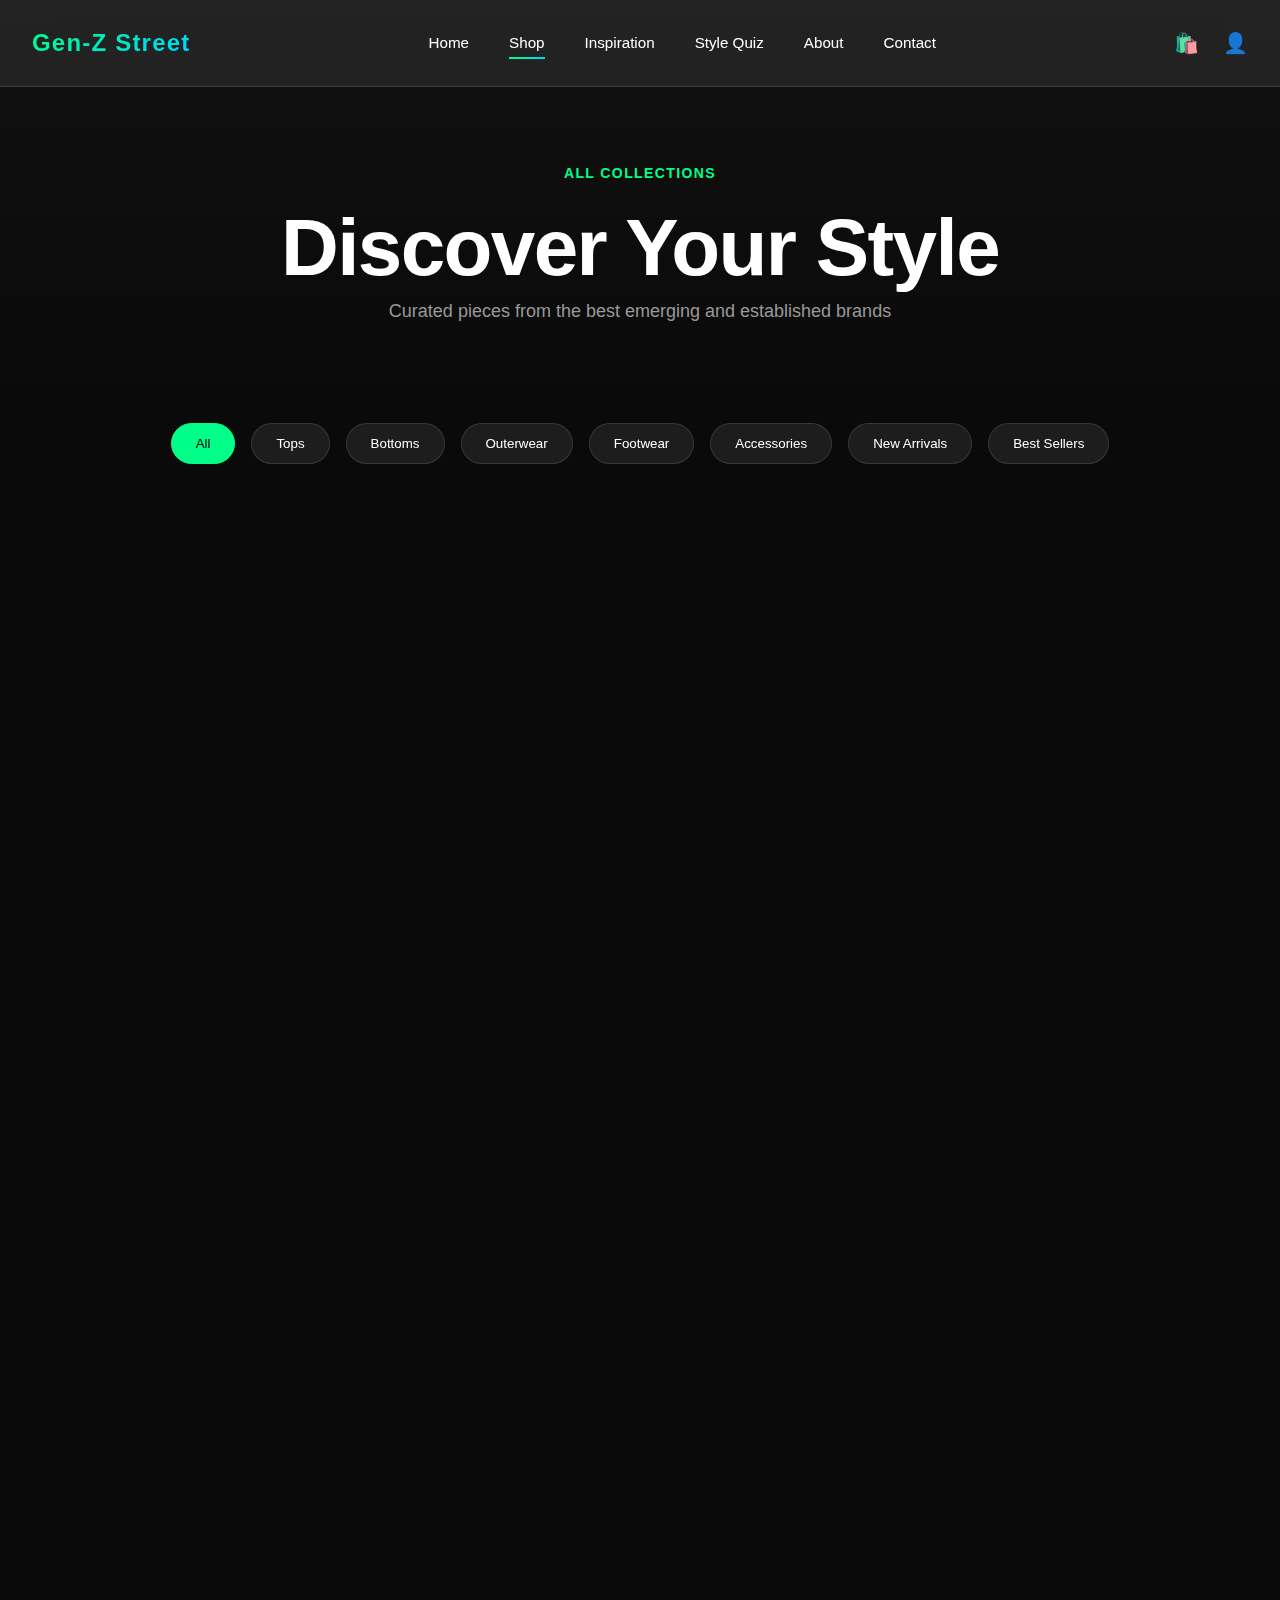
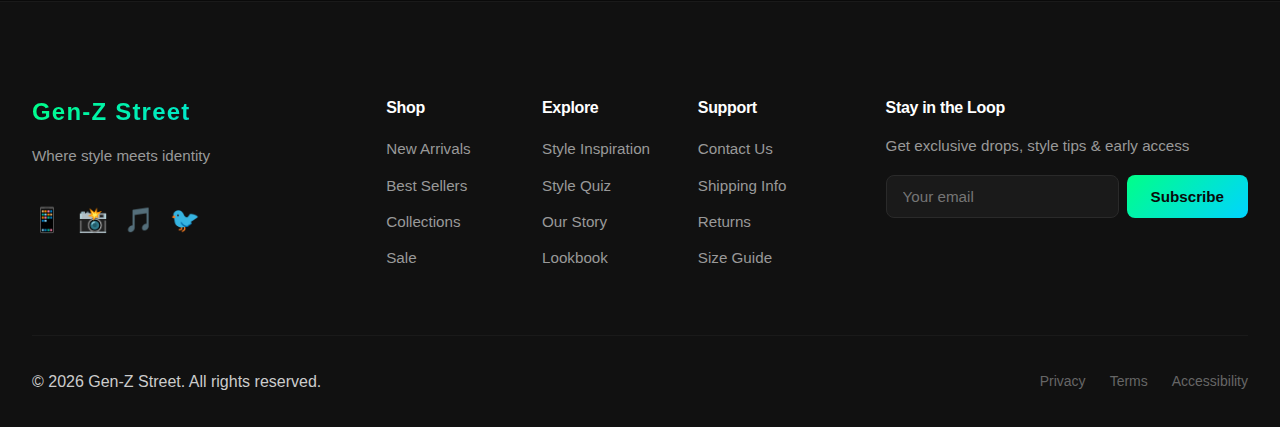
<file: shop.html>
<!DOCTYPE html>
<html lang="en">
<head>
    <meta charset="UTF-8">
    <meta name="viewport" content="width=device-width, initial-scale=1.0">
    <title>Shop - LUXEVIBE</title>
    <link rel="stylesheet" href="global.css">
    <link rel="stylesheet" href="animations.css">
    <link rel="stylesheet" href="layout.css">
    <link rel="stylesheet" href="responsive.css">
</head>
<body>
    <!-- Navigation -->
    <nav class="main-nav">
        <div class="nav-container">
            <div class="nav-logo">Gen-Z Street</div>
            <ul class="nav-links">
                <li><a href="index.html" class="nav-link">Home</a></li>
                <li><a href="shop.html" class="nav-link active">Shop</a></li>
                <li><a href="inspiration.html" class="nav-link">Inspiration</a></li>
                <li><a href="quiz.html" class="nav-link">Style Quiz</a></li>
                <li><a href="about.html" class="nav-link">About</a></li>
                <li><a href="contact.html" class="nav-link">Contact</a></li>
            </ul>
            <div class="nav-actions">
                <span class="nav-icon">🛍️</span>
                <span class="nav-icon">👤</span>
            </div>
        </div>
    </nav>

    <!-- Shop Hero -->
    <section class="shop-hero">
        <span class="section-tag">All Collections</span>
        <h1>Discover Your Style</h1>
        <p class="section-description">Curated pieces from the best emerging and established brands</p>
    </section>

    <!-- Filters -->
    <div class="shop-filters">
        <button class="filter-button active">All</button>
        <button class="filter-button">Tops</button>
        <button class="filter-button">Bottoms</button>
        <button class="filter-button">Outerwear</button>
        <button class="filter-button">Footwear</button>
        <button class="filter-button">Accessories</button>
        <button class="filter-button">New Arrivals</button>
        <button class="filter-button">Best Sellers</button>
    </div>

    <!-- Products Grid -->
    <div class="products-grid">
        <!-- Product 1 -->
        <div class="spotlight-card">
            <div class="spotlight-image">
                <div class="image-placeholder gradient-1"></div>
                <div class="spotlight-overlay">
                    <a href="hoodie.html" class="quick-view">View Details</a>
                </div>
            </div>
            <div class="spotlight-info">
                <span class="product-brand">VIBE CO.</span>
                <h3 class="product-name">Oversized Graphic Hoodie</h3>
                <div class="product-price">&#8377; 1500.00</div>
                <div class="product-colors">
                    <span class="color-dot" style="background: #b2acac;"></span>
                    <span class="color-dot" style="background: #fff; border: 1px solid #ddd;"></span>
                    <span class="color-dot" style="background: #7B68EE;"></span>
                </div>
            </div>
        </div>

        <!-- Product 2 -->
        <div class="spotlight-card">
            <div class="spotlight-image">
                <div class="image-placeholder gradient-2"></div>
                <div class="spotlight-overlay">
                    <a href="pants.html" class="quick-view">View Details</a>
                </div>
            </div>
            <div class="spotlight-info">
                <span class="product-brand">STREET THEORY</span>
                <h3 class="product-name">Cargo Parachute Pants</h3>
                <div class="product-price">&#8377;1250.00</div>
                <div class="product-colors">
                    <span class="color-dot" style="background: #556B2F;"></span>
                    <span class="color-dot" style="background: #000;"></span>
                    <span class="color-dot" style="background: #8B4513;"></span>
                </div>
            </div>
        </div>

        <!-- Product 3 -->
        <div class="spotlight-card">
            <div class="spotlight-image">
                <div class="image-placeholder gradient-3"></div>
                <div class="spotlight-overlay">
                    <a href="jacket.html" class="quick-view">View Details</a>
                </div>
            </div>
            <div class="spotlight-info">
                <span class="product-brand">FUTURE THREADS</span>
                <h3 class="product-name">Reflective Puffer Jacket</h3>
                <div class="product-price">&#8377;2000.00</div>
                <div class="product-colors">
                    <span class="color-dot" style="background: #C0C0C0;"></span>
                    <span class="color-dot" style="background: #000;"></span>
                </div>
            </div>
        </div>

        <!-- Product 4 -->
        <div class="spotlight-card">
            <div class="spotlight-image">
                <div class="image-placeholder gradient-4"></div>
                <div class="spotlight-overlay">
                    <a href="sneakers.html" class="quick-view">View Details</a>
                </div>
            </div>
            <div class="spotlight-info">
                <span class="product-brand">LUXE BASICS</span>
                <h3 class="product-name">Minimal Leather Sneakers</h3>
                <div class="product-price">&#8377;2700.00</div>
                <div class="product-colors">
                    <span class="color-dot" style="background: #fff; border: 1px solid #ddd;"></span>
                    <span class="color-dot" style="background: #000;"></span>
                    <span class="color-dot" style="background: #CD853F;"></span>
                </div>
            </div>
        </div>

        <!-- Product 5 -->
        <div class="spotlight-card">
            <div class="spotlight-image">
                <div class="image-placeholder gradient-5"></div>
                <div class="spotlight-overlay">
                    <a href="denim jacket.html" class="quick-view">View Details</a>
                </div>
            </div>
            <div class="spotlight-info">
                <span class="product-brand">URBAN EDGE</span>
                <h3 class="product-name">Distressed Denim Jacket</h3>
                <div class="product-price">&#8377;5000.00</div>
                <div class="product-colors">
                    <span class="color-dot" style="background: #4169E1;"></span>
                    <span class="color-dot" style="background: #000;"></span>
                </div>
            </div>
        </div>

        <!-- Product 6 -->
        <div class="spotlight-card">
            <div class="spotlight-image">
                <div class="image-placeholder gradient-6"></div>
                <div class="spotlight-overlay">
                    <a href="product6.html" class="quick-view">View Details</a>
                </div>
            </div>
            <div class="spotlight-info">
                <span class="product-brand">TECH WEAR</span>
                <h3 class="product-name">Utility Vest</h3>
                <div class="product-price">&#8377;999.00</div>
                <div class="product-colors">
                    <span class="color-dot" style="background: #000;"></span>
                    <span class="color-dot" style="background: #2F4F4F;"></span>
                </div>
            </div>
        </div>

        <!-- Product 7 -->
        <div class="spotlight-card">
            <div class="spotlight-image">
                <div class="image-placeholder gradient-7"></div>
                <div class="spotlight-overlay">
                    <a href="product7.html" class="quick-view">View Details</a>
                </div>
            </div>
            <div class="spotlight-info">
                <span class="product-brand">REBEL THREADS</span>
                <h3 class="product-name">Chain Detail Bag</h3>
                <div class="product-price">&#8377;1999.00</div>
                <div class="product-colors">
                    <span class="color-dot" style="background: #000;"></span>
                    <span class="color-dot" style="background: #8B4513;"></span>
                </div>
            </div>
        </div>

        <!-- Product 8 -->
        <div class="spotlight-card">
            <div class="spotlight-image">
                <div class="image-placeholder gradient-8"></div>
                <div class="spotlight-overlay">
                    <a href="product8.html" class="quick-view">View Details</a>
                </div>
            </div>
            <div class="spotlight-info">
                <span class="product-brand">NEON NIGHTS</span>
                <h3 class="product-name">Y2K Crop Top</h3>
                <div class="product-price">&#8377;1299.00</div>
                <div class="product-colors">
                    <span class="color-dot" style="background: #FF1493;"></span>
                    <span class="color-dot" style="background: #00FF00;"></span>
                    <span class="color-dot" style="background: #000;"></span>
                </div>
            </div>
        </div>
    </div>

    <!-- Footer -->
    <footer class="main-footer">
        <div class="footer-container">
            <div class="footer-brand">
                <h3 class="footer-logo">Gen-Z Street</h3>
                <p class="footer-tagline">Where style meets identity</p>
              <div class="footer-socials">
                    <span class="social-icon">📱</span>
                    <span class="social-icon">📸</span>
                    <span class="social-icon">🎵</span>
                    <span class="social-icon">🐦</span>
                </div>
            </div>
            <div class="footer-links">
                <div class="footer-column">
                    <h4>Shop</h4>
                    <a href="shop.html">New Arrivals</a>
                    <a href="shop.html">Best Sellers</a>
                    <a href="shop.html">Collections</a>
                    <a href="shop.html">Sale</a>
                </div>
                <div class="footer-column">
                    <h4>Explore</h4>
                    <a href="inspiration.html">Style Inspiration</a>
                    <a href="quiz.html">Style Quiz</a>
                    <a href="about.html">Our Story</a>
                    <a href="#">Lookbook</a>
                </div>
                <div class="footer-column">
                    <h4>Support</h4>
                    <a href="contact.html">Contact Us</a>
                    <a href="#">Shipping Info</a>
                    <a href="#">Returns</a>
                    <a href="#">Size Guide</a>
                </div>
            </div>
            <div class="footer-newsletter">
                <h4>Stay in the Loop</h4>
                <p>Get exclusive drops, style tips & early access</p>
                <form class="newsletter-form">
                    <input type="email" placeholder="Your email" class="newsletter-input">
                    <button type="submit" class="newsletter-button">Subscribe</button>
                </form>
            </div>
        </div>
        <div class="footer-bottom">
            <p>&copy; 2026 Gen-Z Street. All rights reserved.</p>
            <div class="footer-legal">
                <a href="#">Privacy</a>
                <a href="#">Terms</a>
                <a href="#">Accessibility</a>
            </div>
        </div>
    </footer>
</body>
</html>
</file>
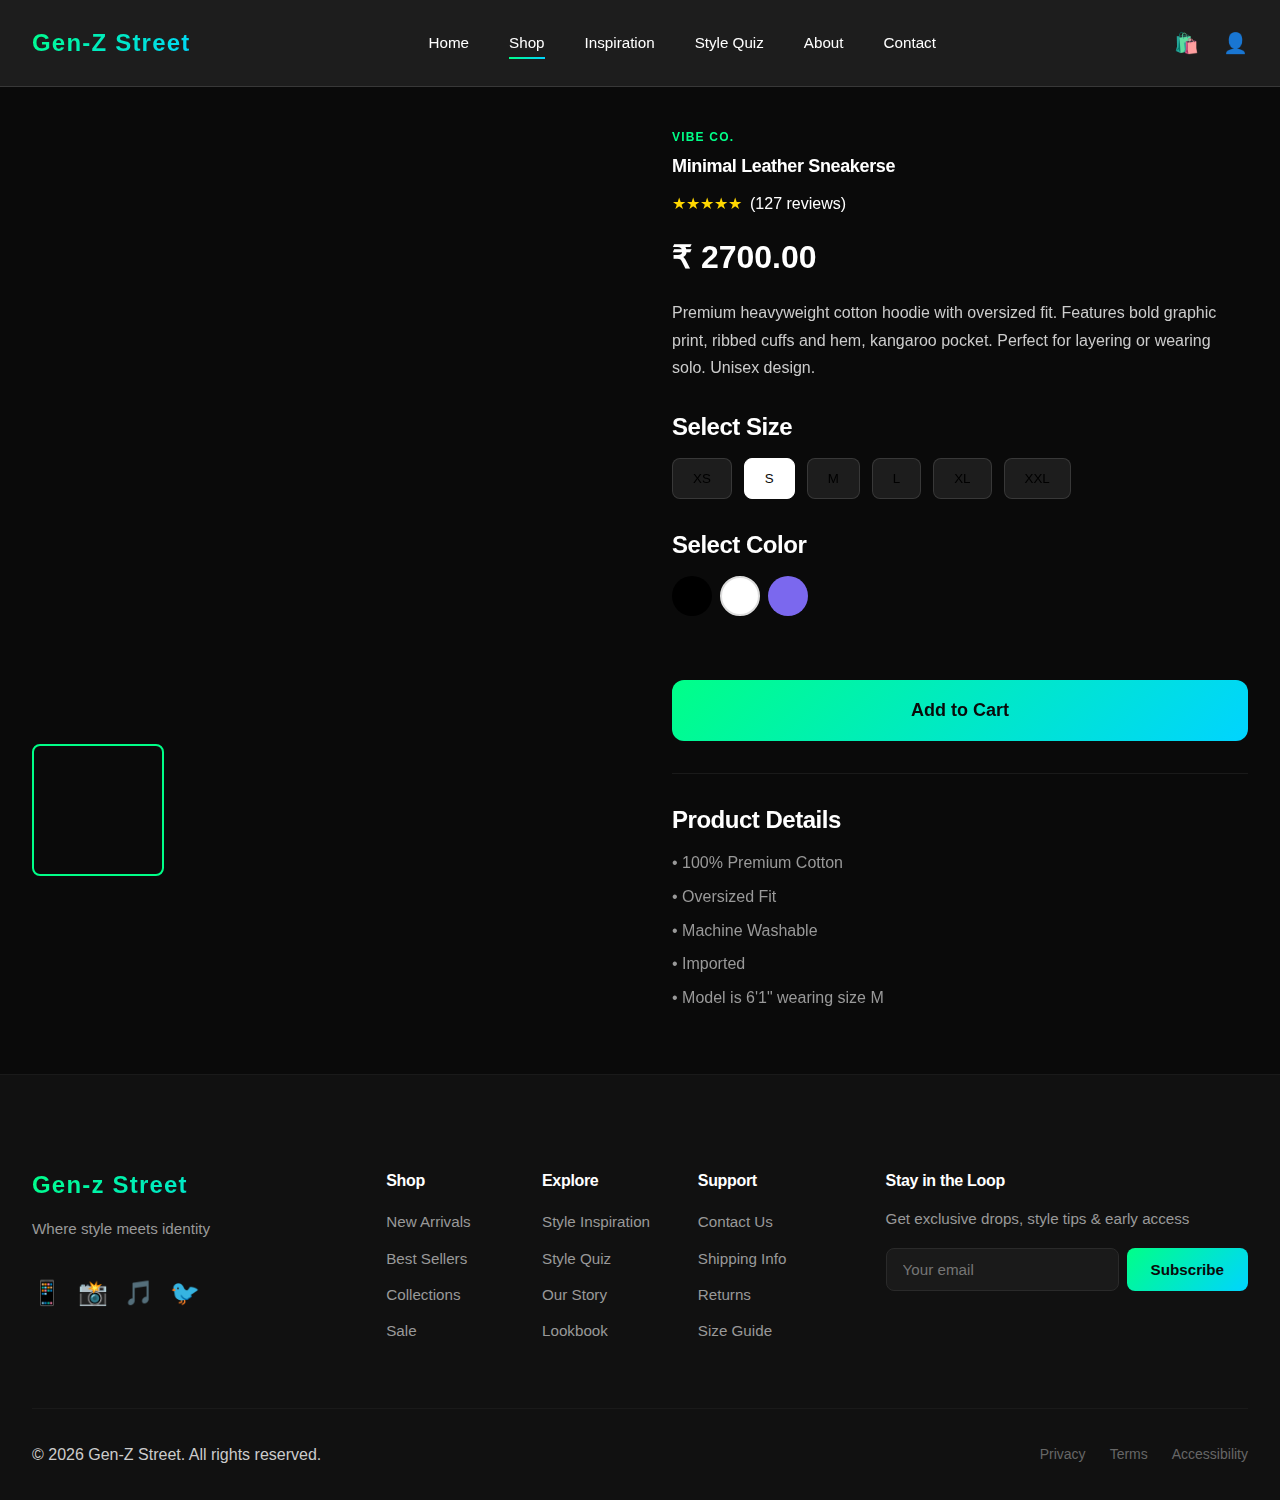
<file: sneakers.html>
<!DOCTYPE html>
<html lang="en">
<head>
    <meta charset="UTF-8">
    <meta name="viewport" content="width=device-width, initial-scale=1.0">
    <title>Product Details - LUXEVIBE</title>
    <link rel="stylesheet" href="global.css">
    <link rel="stylesheet" href="animations.css">
    <link rel="stylesheet" href="layout.css">
    <link rel="stylesheet" href="responsive.css">
</head>
<body>
    <nav class="main-nav">
        <div class="nav-container">
            <div class="nav-logo">Gen-Z Street</div>
            <ul class="nav-links">
                <li><a href="index.html" class="nav-link">Home</a></li>
                <li><a href="shop.html" class="nav-link active">Shop</a></li>
                <li><a href="inspiration.html" class="nav-link">Inspiration</a></li>
                <li><a href="quiz.html" class="nav-link">Style Quiz</a></li>
                <li><a href="about.html" class="nav-link">About</a></li>
                <li><a href="contact.html" class="nav-link">Contact</a></li>
            </ul>
            <div class="nav-actions">
                <span class="nav-icon">🛍️</span>
                <span class="nav-icon">👤</span>
            </div>
        </div>
    </nav>

    <div class="product-detail">
        <div class="product-layout">
            <div class="product-gallery">
                <div class="main-image">
                    <div class="image-placeholder gradient-4"></div>
                </div>
                <div class="thumbnail-grid">
                    <div class="thumbnail active">
                        <div class="image-placeholder gradient-4"></div>
                    </div>
                    <div class="thumbnail">
                        <div class="image-placeholder gradient-2"></div>
                    </div>
                    <div class="thumbnail">
                        <div class="image-placeholder gradient-3"></div>
                    </div>
                    <div class="thumbnail">
                        <div class="image-placeholder gradient-4"></div>
                    </div>
                </div>
            </div>

            <div class="product-details-content">
                <div class="product-meta">
                    <span class="product-brand">VIBE CO.</span>
                    <h1 class="product-name">Minimal Leather Sneakerse</h1>
                    <div class="product-rating">
                        <span class="stars">★★★★★</span>
                        <span>(127 reviews)</span>
                    </div>
                    <div class="product-price" style="font-size: 2rem; margin: 1rem 0;">&#8377; 2700.00</div>
                    <p style="color: var(--gray-300); line-height: 1.7;">Premium heavyweight cotton hoodie with oversized fit. Features bold graphic print, ribbed cuffs and hem, kangaroo pocket. Perfect for layering or wearing solo. Unisex design.</p>
                </div>

                <div class="size-selector">
                    <h4>Select Size</h4>
                    <div class="size-options">
                        <button class="size-option">XS</button>
                        <button class="size-option active">S</button>
                        <button class="size-option">M</button>
                        <button class="size-option">L</button>
                        <button class="size-option">XL</button>
                        <button class="size-option">XXL</button>
                    </div>
                </div>

                <div class="size-selector">
                    <h4>Select Color</h4>
                    <div class="product-colors">
                        <span class="color-dot" style="background: #000; width: 40px; height: 40px;"></span>
                        <span class="color-dot" style="background: #fff; border: 2px solid #ddd; width: 40px; height: 40px;"></span>
                        <span class="color-dot" style="background: #7B68EE; width: 40px; height: 40px;"></span>
                    </div>
                </div>

                <button class="add-to-cart">Add to Cart</button>

                <div style="margin-top: 2rem; padding-top: 2rem; border-top: 1px solid var(--gray-800);">
                    <h4 style="margin-bottom: 1rem;">Product Details</h4>
                    <ul style="list-style: none; display: flex; flex-direction: column; gap: 0.5rem; color: var(--gray-400);">
                        <li>• 100% Premium Cotton</li>
                        <li>• Oversized Fit</li>
                        <li>• Machine Washable</li>
                        <li>• Imported</li>
                        <li>• Model is 6'1" wearing size M</li>
                    </ul>
                </div>
            </div>
        </div>
    </div>

    <footer class="main-footer">
        <div class="footer-container">
            <div class="footer-brand">
                <h3 class="footer-logo">Gen-z Street</h3>
                <p class="footer-tagline">Where style meets identity</p>
                <div class="footer-socials">
                    <span class="social-icon">📱</span>
                    <span class="social-icon">📸</span>
                    <span class="social-icon">🎵</span>
                    <span class="social-icon">🐦</span>
                </div>
            </div>
            <div class="footer-links">
                <div class="footer-column">
                    <h4>Shop</h4>
                    <a href="shop.html">New Arrivals</a>
                    <a href="shop.html">Best Sellers</a>
                    <a href="shop.html">Collections</a>
                    <a href="shop.html">Sale</a>
                </div>
                <div class="footer-column">
                    <h4>Explore</h4>
                    <a href="inspiration.html">Style Inspiration</a>
                    <a href="quiz.html">Style Quiz</a>
                    <a href="about.html">Our Story</a>
                    <a href="#">Lookbook</a>
                </div>
                <div class="footer-column">
                    <h4>Support</h4>
                    <a href="contact.html">Contact Us</a>
                    <a href="#">Shipping Info</a>
                    <a href="#">Returns</a>
                    <a href="#">Size Guide</a>
                </div>
            </div>
            <div class="footer-newsletter">
                <h4>Stay in the Loop</h4>
                <p>Get exclusive drops, style tips & early access</p>
                <form class="newsletter-form">
                    <input type="email" placeholder="Your email" class="newsletter-input">
                    <button type="submit" class="newsletter-button">Subscribe</button>
                </form>
            </div>
        </div>
        <div class="footer-bottom">
            <p>&copy; 2026 Gen-Z Street. All rights reserved.</p>
            <div class="footer-legal">
                <a href="#">Privacy</a>
                <a href="#">Terms</a>
                <a href="#">Accessibility</a>
            </div>
        </div>
    </footer>
</body>
</html>
</file>
<file: global.css>
* {
    margin: 0;
    padding: 0;
    box-sizing: border-box;
}

:root {
    /* Brand Colors */
    --primary-dark: #0a0a0a;
    --primary-light: #ffffff;
    --accent-neon: #00ff88;
    --accent-purple: #7b68ee;
    --accent-pink: #ff006e;
    --accent-blue: #00d4ff;
    
    /* Grays */
    --gray-900: #111111;
    --gray-800: #1a1a1a;
    --gray-700: #2a2a2a;
    --gray-600: #3a3a3a;
    --gray-500: #666666;
    --gray-400: #999999;
    --gray-300: #cccccc;
    --gray-200: #e5e5e5;
    --gray-100: #f5f5f5;
    
    /* Spacing */
    --space-xs: 0.5rem;
    --space-sm: 1rem;
    --space-md: 2rem;
    --space-lg: 4rem;
    --space-xl: 6rem;
    --space-xxl: 8rem;
    
    /* Typography */
    --font-primary: -apple-system, BlinkMacSystemFont, 'Segoe UI', 'Helvetica Neue', Arial, sans-serif;
    --font-display: 'SF Pro Display', -apple-system, BlinkMacSystemFont, sans-serif;
    
    /* Transitions */
    --transition-fast: 0.2s ease;
    --transition-medium: 0.4s ease;
    --transition-slow: 0.6s ease;
    
    /* Shadows */
    --shadow-sm: 0 2px 8px rgba(0, 0, 0, 0.08);
    --shadow-md: 0 4px 16px rgba(0, 0, 0, 0.12);
    --shadow-lg: 0 8px 32px rgba(0, 0, 0, 0.16);
    --shadow-xl: 0 16px 64px rgba(0, 0, 0, 0.24);
    
    /* Glass Effect */
    --glass-bg: rgba(255, 255, 255, 0.08);
    --glass-border: rgba(255, 255, 255, 0.12);
    --glass-blur: blur(20px);
}

html {
    scroll-behavior: smooth;
    font-size: 16px;
}

body {
    font-family: var(--font-primary);
    background-color: var(--primary-dark);
    color: var(--primary-light);
    line-height: 1.6;
    overflow-x: hidden;
    -webkit-font-smoothing: antialiased;
    -moz-osx-font-smoothing: grayscale;
}

/* Typography System */
h1, h2, h3, h4, h5, h6 {
    font-family: var(--font-display);
    font-weight: 700;
    line-height: 1.2;
    letter-spacing: -0.02em;
}

h1 {
    font-size: clamp(2.5rem, 8vw, 5rem);
}

h2 {
    font-size: clamp(2rem, 5vw, 3.5rem);
}

h3 {
    font-size: clamp(1.5rem, 3vw, 2rem);
}

h4 {
    font-size: clamp(1.25rem, 2vw, 1.5rem);
}

p {
    font-size: 1rem;
    line-height: 1.7;
    color: var(--gray-300);
}

a {
    text-decoration: none;
    color: inherit;
    transition: all var(--transition-fast);
}

button {
    font-family: var(--font-primary);
    cursor: pointer;
    border: none;
    background: none;
    transition: all var(--transition-medium);
}
/*Sreach Box */
.search-box{
    display:flex;
    justify-content:center;
    align-items:center;
    background:white;
    padding:5px;
    border-radius:30px;
    width:300px;
    margin:20px auto;
    box-shadow:0 4px 15px rgba(0,0,0,0.2);
}

.search-box input{
    border:none;
    outline:none;
    padding:10px;
    font-size:16px;
    border-radius:30px;
    width:100%;
}

.search-box button{
    border:none;
    background:#2e7d32;
    color:white;
    padding:10px 15px;
    border-radius:50%;
    cursor:pointer;
    transition:.3s;
}

.search-box button:hover{
    background:#abe3af;
    transform:scale(1.1);
}

.search-box input:focus{
    background:#f1fff1;
}


/* Navigation */
.main-nav {
    position: fixed;
    top: 0;
    left: 0;
    right: 0;
    z-index: 1000;
    background: var(--glass-bg);
    backdrop-filter: var(--glass-blur);
    border-bottom: 1px solid var(--glass-border);
    padding: 1.5rem 0;
}

.nav-container {
    max-width: 1400px;
    margin: 0 auto;
    padding: 0 2rem;
    display: flex;
    justify-content: space-between;
    align-items: center;
}

.nav-logo {
    font-family: var(--font-display);
    font-size: 1.5rem;
    font-weight: 800;
    letter-spacing: 0.05em;
    background: linear-gradient(135deg, var(--accent-neon), var(--accent-blue));
    -webkit-background-clip: text;
    -webkit-text-fill-color: transparent;
    background-clip: text;
}

.nav-links {
    display: flex;
    gap: 2.5rem;
    list-style: none;
}

.nav-link {
    font-size: 0.95rem;
    font-weight: 500;
    position: relative;
    padding: 0.5rem 0;
}

.nav-link::after {
    content: '';
    position: absolute;
    bottom: 0;
    left: 0;
    width: 0;
    height: 2px;
    background: linear-gradient(90deg, var(--accent-neon), var(--accent-blue));
    transition: width var(--transition-medium);
}

 .nav-link:hover::after,
.nav-link.active::after {
    width: 100%;
}

 .nav-link:hover {
    color: var(--accent-neon);
} 

.nav-actions {
    display: flex;
    gap: 1.5rem;
}

.nav-icon {
    font-size: 1.25rem;
    cursor: pointer;
    transition: transform var(--transition-fast); 
}

.nav-icon:hover {
    transform: scale(1.1);
}


/* Hero Section */
.hero-section {
    position: relative;
    min-height: 100vh;
    display: flex;
    align-items: center;
    justify-content: center;
    overflow: hidden;
    padding: 8rem 2rem 4rem;
}

/* .hero-background {
    position: absolute;
    inset: 0;
    z-index: 0;
} */
.hero-background {
    position: fixed;       /* Changed from absolute */
    width: 100vw;         /* Full viewport width */
     height: 100vh;        /*Full viewport height */
}

.gradient-orb {
    position: absolute;
    border-radius: 50%;
    filter: blur(80px);
    opacity: 0.6;
}

.orb-1 {
    width: 600px;
    height: 600px;
    background: radial-gradient(circle, var(--accent-purple), transparent);
    top: -200px;
    left: -200px;
}

.orb-2 {
    width: 500px;
    height: 500px;
    background: radial-gradient(circle, var(--accent-neon), transparent);
    bottom: -150px;
    right: -150px;
}

.orb-3 {
    width: 400px;
    height: 400px;
    background: radial-gradient(circle, var(--accent-pink), transparent);
    top: 50%;
    left: 50%;
    transform: translate(-50%, -50%);
}

.hero-content {
    position: relative;
    z-index: 1;
    text-align: center;
    max-width: 900px;
}

.hero-badge {
    display: inline-block;
    padding: 0.5rem 1.5rem;
    background: var(--glass-bg);
    backdrop-filter: var(--glass-blur);
    border: 1px solid var(--glass-border);
    border-radius: 50px;
    font-size: 0.875rem;
    font-weight: 600;
    letter-spacing: 0.1em;
    text-transform: uppercase;
    margin-bottom: 2rem;
}

.hero-title {
    margin-bottom: 1.5rem;
}

.title-line {
    display: block;
    background: linear-gradient(135deg, var(--primary-light), var(--gray-400));
    -webkit-background-clip: text;
    -webkit-text-fill-color: transparent;
    background-clip: text;
}

.hero-subtitle {
    font-size: 1.25rem;
    color: var(--gray-300);
    margin-bottom: 3rem;
    max-width: 600px;
    margin-left: auto;
    margin-right: auto;
}

.hero-cta {
    display: flex;
    gap: 1rem;
    justify-content: center;
    flex-wrap: wrap;
}

.cta-button {
    padding: 1rem 2.5rem;
    border-radius: 50px;
    font-weight: 600;
    font-size: 1rem;
    display: inline-flex;
    align-items: center;
    justify-content: center;
    transition: all var(--transition-medium);
    position: relative;
    overflow: hidden;
}

.cta-button.primary {
    background: linear-gradient(135deg, var(--accent-neon), var(--accent-blue));
    color: var(--primary-dark);
    box-shadow: 0 8px 24px rgba(0, 255, 136, 0.3);
}

.cta-button.primary:hover {
    transform: translateY(-2px);
    box-shadow: 0 12px 32px rgba(0, 255, 136, 0.4);
}

.cta-button.secondary {
    background: var(--glass-bg);
    backdrop-filter: var(--glass-blur);
    border: 1px solid var(--glass-border);
    color: var(--primary-light);
}

.cta-button.secondary:hover {
    background: rgba(255, 255, 255, 0.15);
    border-color: rgba(255, 255, 255, 0.25);
    transform: translateY(-2px);
}

.hero-scroll-indicator {
    position: absolute;
    bottom: 3rem;
    left: 50%;
    transform: translateX(-50%);
    display: flex;
    flex-direction: column;
    align-items: center;
    gap: 0.5rem;
    font-size: 0.875rem;
    color: var(--gray-400);
}

.scroll-line {
    width: 1px;
    height: 40px;
    background: linear-gradient(to bottom, transparent, var(--accent-neon));
}

/* Section Styling */
section {
    padding: var(--space-xl) 2rem;
    max-width: 1400px;
    margin: 0 auto;
}

.section-header {
    margin-bottom: var(--space-lg);
}

.section-header.centered {
    text-align: center;
}

.section-tag {
    display: inline-block;
    font-size: 0.875rem;
    font-weight: 600;
    letter-spacing: 0.1em;
    text-transform: uppercase;
    color: var(--accent-neon);
    margin-bottom: 1rem;
}

.section-title {
    margin-bottom: 1rem;
}

.section-description {
    font-size: 1.125rem;
    color: var(--gray-400);
    max-width: 600px;
    margin: 0 auto;
}

/* Image Placeholders with Gradients */
.image-placeholder {
    width: 100%;
    height: 100%;
    border-radius: 12px;
}

.gradient-1 {
    background-image: url(https://veirdo.in/cdn/shop/files/34_3a833566-9262-4ea6-b93f-e2e9f1eb8f15.jpg?v=1754546131);
    background-size: cover;
    background-position: center;
    background-repeat: no-repeat;
}

.gradient-2 {
    background-image: url(https://5.imimg.com/data5/ECOM/Default/2024/8/442920024/FI/DT/ID/90086993/mspant50774-1-500x500.jpg);
    background-size: cover;
    background-position: center;
    background-repeat: no-repeat;
}

.gradient-3 {
    background-image: url(https://www.captchabrand.com/cdn/shop/files/Metallica_Band_Black_Oversized_Tshirt_for_Men.jpg?v=1738343616&width=1445);
    background-size: cover; 
    background-position: center;
    background-repeat: no-repeat;
}

.gradient-4 {
    background-image: url(https://effortlessgent.com/wp-content/uploads/2020/01/minimal-white-sneakers-Kurt.jpg);
    background-size: cover; 
    background-position: center;
    background-repeat: no-repeat;
}

.gradient-5 {
    background-image: url(https://images-cdn.ubuy.co.in/693869e8785eaf484d022d14-men-s-denim-jackets-distressed-vintage.jpg);
    background-size: cover; 
    background-position: center;
    background-repeat: no-repeat;
}

.gradient-6 {
    background-image: url(https://images-cdn.ubuy.co.in/66a35d204d59af347001c0b6-lilychan-men-39-s-summer-work-utility.jpg);
    background-size: cover; 
    background-position: center;
    background-repeat: no-repeat;
}

.gradient-7 {
    background-image: url(https://assets.ajio.com/medias/sys_master/root/20230525/Hxnx/646f479642f9e729d7c8de12/-473Wx593H-464992786-black-MODEL.jpg);
    background-size: cover; 
    background-position: center;
    background-repeat: no-repeat;
}

.gradient-8 {
    background-image: url(https://m.media-amazon.com/images/I/61mLQUv2AkL._AC_SL1129_.jpg);
    background-size: cover; 
    background-position: center;
    background-repeat: no-repeat;
}

.gradient-9 {
    background-image: url(https://m.media-amazon.com/images/I/61zXG2OWWgL._AC_UY1100_.jpg);
    background-size: cover; 
    background-position: center;
    background-repeat: no-repeat;
}

.gradient-10 {
    background-image: url(https://levi.in/cdn/shop/files/A77110018_05_Styleshot.jpg?v=1767769889);
    background-size: cover; 
    background-position: center;
    background-repeat: no-repeat;
}

.gradient-11 {
    background-image: url(http://cdn.shopify.com/s/files/1/0260/8824/3286/files/2_480x480.jpg?v=1733202300);
    background-size: cover; 
    background-position: center;
    background-repeat: no-repeat;
}

/* Footer */
.main-footer {
    background: var(--gray-900);
    border-top: 1px solid var(--gray-800);
    padding: var(--space-xl) 2rem var(--space-md);
}

.footer-container {
    max-width: 1400px;
    margin: 0 auto;
    display: grid;
    grid-template-columns: 2fr 3fr 2fr;
    gap: var(--space-lg);
    margin-bottom: var(--space-lg);
}

.footer-brand {
    display: flex;
    flex-direction: column;
    gap: 1rem;
}

.footer-logo {
    font-family: var(--font-display);
    font-size: 1.5rem;
    font-weight: 800;
    letter-spacing: 0.05em;
    background: linear-gradient(135deg, var(--accent-neon), var(--accent-blue));
    -webkit-background-clip: text;
    -webkit-text-fill-color: transparent;
    background-clip: text;
}

.footer-tagline {
    color: var(--gray-400);
    font-size: 0.95rem;
}

.footer-socials {
    display: flex;
    gap: 1rem;
    margin-top: 1rem;
}

.social-icon {
    font-size: 1.5rem;
    cursor: pointer;
    transition: transform var(--transition-fast);
}

.social-icon:hover {
    transform: scale(1.15);
}

.footer-links {
    display: grid;
    grid-template-columns: repeat(3, 1fr);
    gap: 2rem;
}

.footer-column {
    display: flex;
    flex-direction: column;
    gap: 0.75rem;
}

.footer-column h4 {
    font-size: 1rem;
    margin-bottom: 0.5rem;
    color: var(--primary-light);
}

.footer-column a {
    color: var(--gray-400);
    font-size: 0.95rem;
    transition: color var(--transition-fast);
}

.footer-column a:hover {
    color: var(--accent-neon);
}

.footer-newsletter {
    display: flex;
    flex-direction: column;
    gap: 1rem;
}

.footer-newsletter h4 {
    font-size: 1rem;
    color: var(--primary-light);
}

.footer-newsletter p {
    font-size: 0.95rem;
    color: var(--gray-400);
}

.newsletter-form {
    display: flex;
    gap: 0.5rem;
}

.newsletter-input {
    flex: 1;
    padding: 0.75rem 1rem;
    background: var(--gray-800);
    border: 1px solid var(--gray-700);
    border-radius: 8px;
    color: var(--primary-light);
    font-size: 0.95rem;
    outline: none;
    transition: all var(--transition-fast);
}

.newsletter-input:focus {
    border-color: var(--accent-neon);
    box-shadow: 0 0 0 3px rgba(0, 255, 136, 0.1);
}

.newsletter-button {
    padding: 0.75rem 1.5rem;
    background: linear-gradient(135deg, var(--accent-neon), var(--accent-blue));
    color: var(--primary-dark);
    border-radius: 8px;
    font-weight: 600;
    font-size: 0.95rem;
}

.newsletter-button:hover {
    transform: translateY(-2px);
    box-shadow: 0 8px 16px rgba(0, 255, 136, 0.3);
}

.footer-bottom {
    max-width: 1400px;
    margin: 0 auto;
    padding-top: var(--space-md);
    border-top: 1px solid var(--gray-800);
    display: flex;
    justify-content: space-between;
    align-items: center;
    font-size: 0.875rem;
    color: var(--gray-500);
}

.footer-legal {
    display: flex;
    gap: 1.5rem;
}

.footer-legal a {
    color: var(--gray-500);
}

.footer-legal a:hover {
    color: var(--accent-neon);
}
</file>
<file: animations.css>
@keyframes fadeIn {
    from {
        opacity: 0;
        transform: translateY(30px);
    }
    to {
        opacity: 1;
        transform: translateY(0);
    }
}

@keyframes fadeInLeft {
    from {
        opacity: 0;
        transform: translateX(-30px);
    }
    to {
        opacity: 1;
        transform: translateX(0);
    }
}

@keyframes fadeInRight {
    from {
        opacity: 0;
        transform: translateX(30px);
    }
    to {
        opacity: 1;
        transform: translateX(0);
    }
}

@keyframes fadeInScale {
    from {
        opacity: 0;
        transform: scale(0.9);
    }
    to {
        opacity: 1;
        transform: scale(1);
    }
}

/* Gradient Animations */
@keyframes gradientShift {
    0% {
        background-position: 0% 50%;
    }
    50% {
        background-position: 100% 50%;
    }
    100% {
        background-position: 0% 50%;
    }
}

@keyframes gradientRotate {
    0% {
        filter: hue-rotate(0deg);
    }
    100% {
        filter: hue-rotate(360deg);
    }
}

/* Floating Animations */
@keyframes float {
    0%, 100% {
        transform: translateY(0px);
    }
    50% {
        transform: translateY(-20px);
    }
}

@keyframes floatSlow {
    0%, 100% {
        transform: translateY(0px) translateX(0px);
    }
    33% {
        transform: translateY(-15px) translateX(10px);
    }
    66% {
        transform: translateY(-10px) translateX(-10px);
    }
}

@keyframes floatRotate {
    0%, 100% {
        transform: translateY(0px) rotate(0deg);
    }
    50% {
        transform: translateY(-20px) rotate(180deg);
    }
}

/* Pulse Animations */
@keyframes pulse {
    0%, 100% {
        opacity: 1;
        transform: scale(1);
    }
    50% {
        opacity: 0.8;
        transform: scale(1.05);
    }
}

@keyframes pulseGlow {
    0%, 100% {
        box-shadow: 0 0 20px rgba(0, 255, 136, 0.4);
    }
    50% {
        box-shadow: 0 0 40px rgba(0, 255, 136, 0.7);
    }
}

/* Slide Animations */
@keyframes slideInUp {
    from {
        transform: translateY(100%);
        opacity: 0;
    }
    to {
        transform: translateY(0);
        opacity: 1;
    }
}

@keyframes slideInDown {
    from {
        transform: translateY(-100%);
        opacity: 0;
    }
    to {
        transform: translateY(0);
        opacity: 1;
    }
}

/* Rotation Animations */
@keyframes rotate {
    from {
        transform: rotate(0deg);
    }
    to {
        transform: rotate(360deg);
    }
}

@keyframes rotateSlow {
    from {
        transform: rotate(0deg);
    }
    to {
        transform: rotate(360deg);
    }
}

/* Shimmer Animation */
@keyframes shimmer {
    0% {
        background-position: -1000px 0;
    }
    100% {
        background-position: 1000px 0;
    }
}

/* Bounce Animations */
@keyframes bounce {
    0%, 100% {
        transform: translateY(0);
    }
    50% {
        transform: translateY(-10px);
    }
}

@keyframes bounceIn {
    0% {
        opacity: 0;
        transform: scale(0.3);
    }
    50% {
        opacity: 1;
        transform: scale(1.05);
    }
    70% {
        transform: scale(0.9);
    }
    100% {
        transform: scale(1);
    }
}

/* Text Reveal Animation */
@keyframes textReveal {
    from {
        opacity: 0;
        transform: translateY(20px);
        filter: blur(10px);
    }
    to {
        opacity: 1;
        transform: translateY(0);
        filter: blur(0);
    }
}

/* Underline Animation */
@keyframes underlineExpand {
    from {
        width: 0;
    }
    to {
        width: 100%;
    }
}

/* Orb Pulse Animation */
@keyframes orbPulse {
    0%, 100% {
        transform: scale(1);
        opacity: 0.6;
    }
    50% {
        transform: scale(1.2);
        opacity: 0.8;
    }
}

/* Border Animation */
@keyframes borderGlow {
    0%, 100% {
        border-color: rgba(0, 255, 136, 0.3);
        box-shadow: 0 0 10px rgba(0, 255, 136, 0.2);
    }
    50% {
        border-color: rgba(0, 255, 136, 0.8);
        box-shadow: 0 0 20px rgba(0, 255, 136, 0.5);
    }
}

/* Scroll Line Animation */
@keyframes scrollLine {
    0% {
        height: 0;
        opacity: 0;
    }
    50% {
        opacity: 1;
    }
    100% {
        height: 40px;
        opacity: 0;
    }
}

/* Apply Animations to Elements */

/* Hero Animations */
.hero-badge {
    animation: fadeInScale 0.8s ease 0.2s both;
}

.title-line:nth-child(1) {
    animation: textReveal 1s ease 0.4s both;
}

.title-line:nth-child(2) {
    animation: textReveal 1s ease 0.6s both;
}

.hero-subtitle {
    animation: fadeIn 1s ease 0.8s both;
}

.hero-cta {
    animation: fadeIn 1s ease 1s both;
}

.cta-button.primary {
    animation: pulseGlow 2s infinite;
}

.gradient-orb {
    animation: orbPulse 8s infinite ease-in-out;
}

.orb-1 {
    animation-delay: 0s;
}

.orb-2 {
    animation-delay: 2s;
}

.orb-3 {
    animation-delay: 4s;
}

.scroll-line {
    animation: scrollLine 2s infinite;
}

/* Section Animations */
.section-tag {
    animation: fadeInLeft 0.8s ease both;
}

.section-title {
    animation: fadeIn 0.8s ease 0.2s both;
}

.section-description {
    animation: fadeIn 0.8s ease 0.4s both;
}

/* Card Animations */
.feature-card,
.spotlight-card,
.community-card {
    opacity: 0;
    animation: fadeInScale 0.8s ease forwards;
}

.feature-card:nth-child(1) {
    animation-delay: 0.1s;
}

.feature-card:nth-child(2) {
    animation-delay: 0.2s;
}

.feature-card:nth-child(3) {
    animation-delay: 0.3s;
}

.spotlight-card:nth-child(1) {
    animation-delay: 0.1s;
}

.spotlight-card:nth-child(2) {
    animation-delay: 0.2s;
}

.spotlight-card:nth-child(3) {
    animation-delay: 0.3s;
}

.spotlight-card:nth-child(4) {
    animation-delay: 0.4s;
}

.community-card:nth-child(1) {
    animation-delay: 0.1s;
}

.community-card:nth-child(2) {
    animation-delay: 0.2s;
}

.community-card:nth-child(3) {
    animation-delay: 0.3s;
}

.community-card:nth-child(4) {
    animation-delay: 0.4s;
}

/* Hover Animations */
.feature-card:hover,
.spotlight-card:hover,
.community-card:hover {
    transform: translateY(-8px);
    transition: all 0.4s ease;
}

.feature-card:hover .card-image,
.spotlight-card:hover .spotlight-image,
.community-card:hover .community-image {
    transform: scale(1.05);
    transition: transform 0.6s ease;
}

.card-link:hover,
.banner-button:hover {
    transform: translateX(5px);
    transition: transform 0.3s ease;
}

.quick-view:hover {
    transform: scale(1.05);
    box-shadow: 0 8px 24px rgba(0, 255, 136, 0.4);
}

.color-dot:hover {
    transform: scale(1.3);
    box-shadow: 0 4px 12px rgba(255, 255, 255, 0.3);
}

/* Floating Shapes */
.floating-shape {
    animation: floatRotate 6s infinite ease-in-out;
}

.shape-1 {
    animation-delay: 0s;
}

.shape-2 {
    animation-delay: 2s;
}

.shape-3 {
    animation-delay: 4s;
}

/* Banner Animations */
.banner-text {
    animation: fadeInLeft 1s ease both;
}

.banner-visual {
    animation: fadeInRight 1s ease both;
}

.banner-label {
    animation: pulse 2s infinite;
}

/* Navigation Animations */
.main-nav {
    animation: slideInDown 0.8s ease both;
}

.nav-link {
    position: relative;
    overflow: hidden;
}
/* Footer Animations */
.footer-brand,
.footer-column,
.footer-newsletter {
    animation: fadeIn 0.8s ease both;
}

.footer-brand {
    animation-delay: 0.1s;
}

.footer-column:nth-child(1) {
    animation-delay: 0.2s;
}

.footer-column:nth-child(2) {
    animation-delay: 0.3s;
}

.footer-column:nth-child(3) {
    animation-delay: 0.4s;
}

.footer-newsletter {
    animation-delay: 0.5s;
}

/* Product Color Dots */
.color-dot {
    transition: all 0.3s ease;
}

/* Gradient Background Animation */
.immersive-banner {
    background: linear-gradient(135deg, #667eea, #764ba2, #f093fb, #f5576c);
    background-size: 400% 400%;
    animation: gradientShift 15s ease infinite;
}

/* Image Zoom on Hover */
.card-image,
.spotlight-image,
.community-image {
    overflow: hidden;
    border-radius: 12px;
}

.image-placeholder {
    transition: transform 0.6s ease;
}

/* Button Glow Effect */
.newsletter-button,
.banner-button {
    position: relative;
    overflow: hidden;
}

.newsletter-button::before,
.banner-button::before {
    content: '';
    position: absolute;
    top: 50%;
    left: 50%;
    width: 0;
    height: 0;
    border-radius: 50%;
    background: rgba(255, 255, 255, 0.3);
    transform: translate(-50%, -50%);
    transition: width 0.6s, height 0.6s;
}

.newsletter-button:hover::before,
.banner-button:hover::before {
    width: 300px;
    height: 300px;
}

/* Smooth Transitions */
* {
    transition: opacity 0.3s ease, transform 0.3s ease;
}
</file>
<file: layout.css>
.featured-section {
    padding: var(--space-xl) 2rem;
}

.featured-grid {
    display: grid;
    grid-template-columns: repeat(2, 1fr);
    gap: 2rem;
}

.feature-card {
    background: var(--glass-bg);
    backdrop-filter: var(--glass-blur);
    border: 1px solid var(--glass-border);
    border-radius: 20px;
    overflow: hidden;
    transition: all var(--transition-medium);
    position: relative;
}

.feature-card.large {
    grid-row: span 2;
}

.feature-card:hover {
    border-color: rgba(255, 255, 255, 0.2);
    box-shadow: var(--shadow-xl);
}

.card-image {
    position: relative;
    width: 100%;
    height: 400px;
    overflow: hidden;
}

.feature-card.large .card-image {
    height: 100%;
    min-height: 600px;
}

.card-badge {
    position: absolute;
    top: 1.5rem;
    right: 1.5rem;
    padding: 0.5rem 1rem;
    background: var(--primary-dark);
    backdrop-filter: blur(10px);
    border-radius: 50px;
    font-size: 0.875rem;
    font-weight: 600;
    z-index: 2;
}

.card-content {
    padding: 2rem;
}

.card-content h3 {
    font-size: 1.75rem;
    margin-bottom: 0.5rem;
}

.card-content p {
    color: var(--gray-400);
    margin-bottom: 1.5rem;
}

.card-link {
    color: var(--accent-neon);
    font-weight: 600;
    display: inline-flex;
    align-items: center;
    gap: 0.5rem;
    transition: all var(--transition-fast);
}

.card-link:hover {
    gap: 1rem;
}

/* Immersive Banner */
.immersive-banner {
    margin: var(--space-xl) 2rem;
    padding: var(--space-xl) 3rem;
    border-radius: 24px;
    position: relative;
    overflow: hidden;
    box-shadow: var(--shadow-xl);
}

.banner-content {
    position: relative;
    z-index: 2;
    display: grid;
    grid-template-columns: 1fr 1fr;
    gap: 4rem;
    align-items: center;
    max-width: 1400px;
    margin: 0 auto;
}

.banner-label {
    display: inline-block;
    padding: 0.5rem 1rem;
    background: rgba(255, 255, 255, 0.2);
    backdrop-filter: blur(10px);
    border-radius: 50px;
    font-size: 0.875rem;
    font-weight: 600;
    letter-spacing: 0.05em;
    text-transform: uppercase;
    margin-bottom: 1rem;
}

.banner-title {
    font-size: clamp(2rem, 4vw, 3rem);
    margin-bottom: 1rem;
    color: var(--primary-light);
}

.banner-description {
    font-size: 1.125rem;
    color: rgba(255, 255, 255, 0.9);
    margin-bottom: 2rem;
    line-height: 1.6;
}

.banner-button {
    display: inline-block;
    padding: 1rem 2.5rem;
    background: var(--primary-dark);
    color: var(--primary-light);
    border-radius: 50px;
    font-weight: 600;
    transition: all var(--transition-medium);
}

.banner-button:hover {
    transform: translateY(-2px);
    box-shadow: 0 12px 32px rgba(0, 0, 0, 0.4);
}

.banner-visual {
    position: relative;
    height: 300px;
}

.floating-shape {
    position: absolute;
    border-radius: 50%;
    background: rgba(255, 255, 255, 0.1);
    backdrop-filter: blur(20px);
}

.shape-1 {
    width: 150px;
    height: 150px;
    top: 0;
    right: 0;
    border: 2px solid rgba(255, 255, 255, 0.2);
}

.shape-2 {
    width: 120px;
    height: 120px;
    bottom: 0;
    left: 20%;
    border: 2px solid rgba(255, 255, 255, 0.2);
}

.shape-3 {
    width: 100px;
    height: 100px;
    top: 50%;
    left: 50%;
    transform: translate(-50%, -50%);
    background: linear-gradient(135deg, rgba(0, 255, 136, 0.3), rgba(0, 212, 255, 0.3));
}

/* Product Spotlight Grid */
.spotlight-section {
    padding: var(--space-xl) 2rem;
}

.spotlight-grid {
    display: grid;
    grid-template-columns: repeat(4, 1fr);
    gap: 2rem;
}

.spotlight-card {
    background: var(--glass-bg);
    backdrop-filter: var(--glass-blur);
    border: 1px solid var(--glass-border);
    border-radius: 16px;
    overflow: hidden;
    transition: all var(--transition-medium);
}

.spotlight-card:hover {
    border-color: rgba(255, 255, 255, 0.2);
    box-shadow: var(--shadow-lg);
}

.spotlight-image {
    position: relative;
    width: 100%;
    height: 320px;
    overflow: hidden;
}

.spotlight-overlay {
    position: absolute;
    inset: 0;
    background: rgba(0, 0, 0, 0.6);
    backdrop-filter: blur(10px);
    display: flex;
    align-items: center;
    justify-content: center;
    opacity: 0;
    transition: opacity var(--transition-medium);
}

.spotlight-card:hover .spotlight-overlay {
    opacity: 1;
}

.quick-view {
    padding: 0.75rem 1.5rem;
    background: var(--primary-light);
    color: var(--primary-dark);
    border-radius: 50px;
    font-weight: 600;
    font-size: 0.95rem;
    transition: all var(--transition-medium);
}

.spotlight-info {
    padding: 1.5rem;
}

.product-brand {
    font-size: 0.75rem;
    font-weight: 600;
    letter-spacing: 0.1em;
    text-transform: uppercase;
    color: var(--accent-neon);
    display: block;
    margin-bottom: 0.5rem;
}

.product-name {
    font-size: 1.125rem;
    margin-bottom: 0.75rem;
    line-height: 1.3;
}

.product-price {
    font-size: 1.25rem;
    font-weight: 700;
    color: var(--primary-light);
    margin-bottom: 1rem;
}

.product-colors {
    display: flex;
    gap: 0.5rem;
}

.color-dot {
    width: 24px;
    height: 24px;
    border-radius: 50%;
    cursor: pointer;
    transition: all var(--transition-fast);
}

/* Community Grid */
.community-section {
    padding: var(--space-xl) 2rem;
}

.community-grid {
    display: grid;
    grid-template-columns: repeat(4, 1fr);
    gap: 1.5rem;
    margin-bottom: 3rem;
}

.community-card {
    position: relative;
    border-radius: 16px;
    overflow: hidden;
    aspect-ratio: 3/4;
    cursor: pointer;
    transition: all var(--transition-medium);
}

.community-card:hover {
    box-shadow: var(--shadow-lg);
}

.community-image {
    width: 100%;
    height: 100%;
    transition: transform 0.6s ease;
}

.community-card:hover .community-image {
    transform: scale(1.05);
}

.community-info {
    position: absolute;
    bottom: 0;
    left: 0;
    right: 0;
    padding: 1.5rem;
    background: linear-gradient(to top, rgba(0, 0, 0, 0.8), transparent);
    display: flex;
    justify-content: space-between;
    align-items: center;
}

.community-user {
    font-weight: 600;
    font-size: 0.95rem;
}

.community-likes {
    font-size: 0.95rem;
    color: var(--gray-300);
}

.community-cta {
    text-align: center;
}

/* Shop Page Styles */
.shop-hero {
    padding: 10rem 2rem 4rem;
    text-align: center;
    background: linear-gradient(180deg, var(--gray-900), var(--primary-dark));
}

.shop-filters {
    padding: 2rem;
    max-width: 1400px;
    margin: 0 auto;
    display: flex;
    gap: 1rem;
    flex-wrap: wrap;
    justify-content: center;
}

.filter-button {
    padding: 0.75rem 1.5rem;
    background: var(--glass-bg);
    backdrop-filter: var(--glass-blur);
    border: 1px solid var(--glass-border);
    border-radius: 50px;
    color: var(--primary-light);
    font-weight: 500;
    cursor: pointer;
    transition: all var(--transition-fast);
}

.filter-button:hover,
.filter-button.active {
    background: var(--accent-neon);
    color: var(--primary-dark);
    border-color: var(--accent-neon);
}

.products-grid {
    padding: 2rem;
    max-width: 1400px;
    margin: 0 auto;
    display: grid;
    grid-template-columns: repeat(auto-fill, minmax(280px, 1fr));
    gap: 2rem;
}

/* Product Detail Page */
.product-detail {
    padding: 8rem 2rem 4rem;
    max-width: 1400px;
    margin: 0 auto;
}

.product-layout {
    display: grid;
    grid-template-columns: 1fr 1fr;
    gap: 4rem;
    align-items: start;
}

.product-gallery {
    display: grid;
    gap: 1rem;
}

.main-image {
    width: 100%;
    height: 600px;
    border-radius: 16px;
    overflow: hidden;
}

.thumbnail-grid {
    display: grid;
    grid-template-columns: repeat(4, 1fr);
    gap: 1rem;
}

.thumbnail {
    aspect-ratio: 1;
    border-radius: 8px;
    overflow: hidden;
    cursor: pointer;
    border: 2px solid transparent;
    transition: border-color var(--transition-fast);
}

.thumbnail:hover,
.thumbnail.active {
    border-color: var(--accent-neon);
}

.product-details-content {
    position: sticky;
    top: 120px;
}

.product-meta {
    margin-bottom: 2rem;
}

.product-rating {
    display: flex;
    align-items: center;
    gap: 0.5rem;
    margin-bottom: 1rem;
}

.stars {
    color: #ffd700;
}

.size-selector {
    margin: 2rem 0;
}

.size-selector h4 {
    margin-bottom: 1rem;
}

.size-options {
    display: flex;
    gap: 0.75rem;
    flex-wrap: wrap;
}

.size-option {
    padding: 0.75rem 1.25rem;
    background: var(--glass-bg);
    backdrop-filter: var(--glass-blur);
    border: 1px solid var(--glass-border);
    border-radius: 8px;
    cursor: pointer;
    transition: all var(--transition-fast);
}

.size-option:hover,
.size-option.active {
    background: var(--primary-light);
    color: var(--primary-dark);
    border-color: var(--primary-light);
}

.add-to-cart {
    width: 100%;
    padding: 1.25rem;
    background: linear-gradient(135deg, var(--accent-neon), var(--accent-blue));
    color: var(--primary-dark);
    border-radius: 12px;
    font-weight: 700;
    font-size: 1.125rem;
    margin-top: 2rem;
    transition: all var(--transition-medium);
}

.add-to-cart:hover {
    transform: translateY(-2px);
    box-shadow: 0 12px 32px rgba(0, 255, 136, 0.4);
}

/* Quiz Page */
.quiz-container {
    max-width: 800px;
    margin: 8rem auto 4rem;
    padding: 0 2rem;
}

.quiz-progress {
    height: 6px;
    background: var(--gray-800);
    border-radius: 3px;
    margin-bottom: 3rem;
    overflow: hidden;
}

.progress-bar {
    height: 100%;
    background: linear-gradient(90deg, var(--accent-neon), var(--accent-blue));
    transition: width var(--transition-medium);
}

.quiz-question {
    background: var(--glass-bg);
    backdrop-filter: var(--glass-blur);
    border: 1px solid var(--glass-border);
    border-radius: 20px;
    padding: 3rem;
    margin-bottom: 2rem;
}

.question-number {
    font-size: 0.875rem;
    color: var(--accent-neon);
    font-weight: 600;
    margin-bottom: 1rem;
}

.question-text {
    font-size: 1.75rem;
    margin-bottom: 2rem;
}

.quiz-options {
    display: grid;
    gap: 1rem;
}

.quiz-option{
    color: white;
    padding: 1.5rem;
    background: var(--gray-900);
    border: 2px solid var(--gray-800);
    border-radius: 12px;
    cursor: pointer;
    transition: all var(--transition-fast);
    text-align: left;
}

.quiz-option:hover {
    border-color: var(--accent-neon);
    transform: translateX(8px);
}

.quiz-option.selected {
    background: var(--accent-neon);
    color: var(--primary-dark);
    border-color: var(--accent-neon);
}

/* About Page */
.about-hero {
    padding: 10rem 2rem 6rem;
    text-align: center;
    background: linear-gradient(180deg, var(--gray-900), var(--primary-dark));
}

.story-section {
    max-width: 900px;
    margin: 0 auto;
    padding: var(--space-xl) 2rem;
}

.story-block {
    margin-bottom: 4rem;
}

.story-block h3 {
    margin-bottom: 1.5rem;
}

.values-grid {
    display: grid;
    grid-template-columns: repeat(3, 1fr);
    gap: 2rem;
    padding: var(--space-xl) 2rem;
    max-width: 1400px;
    margin: 0 auto;
}

.value-card {
    background: var(--glass-bg);
    backdrop-filter: var(--glass-blur);
    border: 1px solid var(--glass-border);
    border-radius: 16px;
    padding: 2.5rem;
    text-align: center;
}

.value-icon {
    font-size: 3rem;
    margin-bottom: 1.5rem;
}

/* Contact Page */
.contact-container {
    max-width: 800px;
    margin: 8rem auto 4rem;
    padding: 0 2rem;
}

.contact-form {
    background: var(--glass-bg);
    backdrop-filter: var(--glass-blur);
    border: 1px solid var(--glass-border);
    border-radius: 20px;
    padding: 3rem;
}

.form-group {
    margin-bottom: 2rem;
}

.form-group label {
    display: block;
    margin-bottom: 0.75rem;
    font-weight: 600;
    color: var(--gray-300);
}

.form-input,
.form-textarea {
    width: 100%;
    padding: 1rem;
    background: var(--gray-900);
    border: 1px solid var(--gray-800);
    border-radius: 8px;
    color: var(--primary-light);
    font-size: 1rem;
    font-family: var(--font-primary);
    outline: none;
    transition: all var(--transition-fast);
}

.form-input:focus,
.form-textarea:focus {
    border-color: var(--accent-neon);
    box-shadow: 0 0 0 3px rgba(0, 255, 136, 0.1);
}

.form-textarea {
    resize: vertical;
    min-height: 150px;
}

.submit-button {
    width: 100%;
    padding: 1.25rem;
    background: linear-gradient(135deg, var(--accent-neon), var(--accent-blue));
    color: var(--primary-dark);
    border-radius: 12px;
    font-weight: 700;
    font-size: 1.125rem;
}

.submit-button:hover {
    transform: translateY(-2px);
    box-shadow: 0 12px 32px rgba(0, 255, 136, 0.4);
}
</file>
<file: responsive.css>
/* Tablet Devices */
@media (max-width: 1024px) {
    .nav-links {
        gap: 1.5rem;
    }
    
    .nav-link {
        font-size: 0.9rem;
    }
    
    /* Featured Grid */
    .featured-grid {
        grid-template-columns: 1fr;
    }
    
    .feature-card.large {
        grid-row: span 1;
    }
    
    .card-image,
    .feature-card.large .card-image {
        height: 350px;
        min-height: auto;
    }
    
    /* Spotlight Grid */
    .spotlight-grid {
        grid-template-columns: repeat(2, 1fr);
        gap: 1.5rem;
    }
    
    /* Community Grid */
    .community-grid {
        grid-template-columns: repeat(2, 1fr);
    }
    
    /* Banner */
    .banner-content {
        grid-template-columns: 1fr;
        gap: 2rem;
    }
    
    .banner-visual {
        height: 200px;
    }
    
    /* Footer */
    .footer-container {
        grid-template-columns: 1fr;
        gap: 3rem;
    }
    
    .footer-links {
        grid-template-columns: repeat(3, 1fr);
    }
    
    /* Product Layout */
    .product-layout {
        grid-template-columns: 1fr;
        gap: 2rem;
    }
    
    .product-details-content {
        position: relative;
        top: 0;
    }
    
    /* Values Grid */
    .values-grid {
        grid-template-columns: 1fr;
    }
}

/* Mobile Devices */
@media (max-width: 768px) {
    /* Base Spacing */
    section {
        padding: var(--space-lg) 1.5rem;
    }
    
    /* Navigation */
    .nav-container {
        padding: 0 1.5rem;
    }
    
    .nav-links {
        display: none;
    }
    
    .nav-logo {
        font-size: 1.25rem;
    }
    
    .nav-actions {
        gap: 1rem;
    }
    
    .nav-icon {
        font-size: 1.125rem;
    }
    
    /* Hero Section */
    .hero-section {
        min-height: 90vh;
        padding: 6rem 1.5rem 3rem;
    }
    
    .hero-badge {
        font-size: 0.75rem;
        padding: 0.4rem 1.25rem;
    }
    
    .hero-subtitle {
        font-size: 1.125rem;
    }
    
    .hero-cta {
        flex-direction: column;
        width: 100%;
    }
    
    .cta-button {
        width: 100%;
        padding: 1rem 2rem;
    }
    
    .gradient-orb {
        filter: blur(60px);
    }
    
    .orb-1 {
        width: 400px;
        height: 400px;
    }
    
    .orb-2 {
        width: 350px;
        height: 350px;
    }
    
    .orb-3 {
        width: 300px;
        height: 300px;
    }
    
    /* Featured Cards */
    .featured-grid {
        gap: 1.5rem;
    }
    
    .card-content {
        padding: 1.5rem;
    }
    
    .card-content h3 {
        font-size: 1.5rem;
    }
    
    /* Banner */
    .immersive-banner {
        margin: var(--space-lg) 1.5rem;
        padding: var(--space-md) 2rem;
    }
    
    .banner-title {
        font-size: 1.75rem;
    }
    
    .banner-description {
        font-size: 1rem;
    }
    
    .banner-visual {
        display: none;
    }
    
    .banner-content {
        grid-template-columns: 1fr;
    }
    
    /* Spotlight Grid */
    .spotlight-grid {
        grid-template-columns: 1fr;
    }
    
    .spotlight-image {
        height: 400px;
    }
    
    /* Community Grid */
    .community-grid {
        grid-template-columns: repeat(2, 1fr);
        gap: 1rem;
    }
    
    .community-info {
        padding: 1rem;
        font-size: 0.875rem;
    }
    
    /* Section Headers */
    .section-header {
        margin-bottom: var(--space-md);
    }
    
    .section-tag {
        font-size: 0.75rem;
    }
    
    .section-description {
        font-size: 1rem;
    }
    
    /* Footer */
    .main-footer {
        padding: var(--space-lg) 1.5rem var(--space-md);
    }
    
    .footer-container {
        gap: 2.5rem;
    }
    
    .footer-links {
        grid-template-columns: 1fr;
        gap: 2rem;
    }
    
    .footer-bottom {
        flex-direction: column;
        gap: 1rem;
        text-align: center;
    }
    
    .newsletter-form {
        flex-direction: column;
    }
    
    .newsletter-button {
        width: 100%;
    }
    
    /* Shop Page */
    .shop-hero {
        padding: 8rem 1.5rem 3rem;
    }
    
    .shop-filters {
        padding: 1.5rem;
    }
    
    .filter-button {
        font-size: 0.875rem;
        padding: 0.625rem 1.25rem;
    }
    
    .products-grid {
        padding: 1.5rem;
        grid-template-columns: 1fr;
        gap: 1.5rem;
    }
    
    /* Product Detail */
    .product-detail {
        padding: 6rem 1.5rem 3rem;
    }
    
    .main-image {
        height: 400px;
    }
    
    .thumbnail-grid {
        grid-template-columns: repeat(3, 1fr);
    }
    
    .size-options {
        gap: 0.5rem;
    }
    
    .size-option {
        padding: 0.625rem 1rem;
        font-size: 0.95rem;
    }
    
    /* Quiz Page */
    .quiz-container {
        margin: 6rem auto 3rem;
        padding: 0 1.5rem;
    }
    
    .quiz-question {
        padding: 2rem;
    }
    
    .question-text {
        font-size: 1.375rem;
    }
    
    .quiz-option {
        padding: 1.25rem;
    }
    
    /* About Page */
    .about-hero {
        padding: 8rem 1.5rem 4rem;
    }
    
    .story-section {
        padding: var(--space-lg) 1.5rem;
    }
    
    .values-grid {
        padding: var(--space-lg) 1.5rem;
        gap: 1.5rem;
    }
    
    .value-card {
        padding: 2rem;
    }
    
    /* Contact Page */
    .contact-container {
        margin: 6rem auto 3rem;
        padding: 0 1.5rem;
    }
    
    .contact-form {
        padding: 2rem;
    }
}

/* Small Mobile Devices (max-width: 480px) */
@media (max-width: 480px) {
    /* Typography Adjustments */
    h1 {
        font-size: 2.25rem;
    }
    
    h2 {
        font-size: 1.75rem;
    }
    
    h3 {
        font-size: 1.375rem;
    }
    
    /* Navigation */
    .nav-logo {
        font-size: 1.125rem;
    }
    
    .nav-actions {
        gap: 0.75rem;
    }
    
    /* Hero */
    .hero-section {
        padding: 5rem 1rem 2rem;
    }
    
    .hero-subtitle {
        font-size: 1rem;
    }
    
    /* Cards */
    .card-content {
        padding: 1.25rem;
    }
    
    .card-content h3 {
        font-size: 1.25rem;
    }
    
    /* Banner */
    .immersive-banner {
        margin: var(--space-md) 1rem;
        padding: var(--space-md) 1.5rem;
    }
    
    .banner-title {
        font-size: 1.5rem;
    }
    
    .banner-description {
        font-size: 0.95rem;
    }
    
    /* Spotlight */
    .spotlight-info {
        padding: 1.25rem;
    }
    
    .product-name {
        font-size: 1rem;
    }
    
    .product-price {
        font-size: 1.125rem;
    }
    
    .color-dot {
        width: 20px;
        height: 20px;
    }
    
    /* Community */
    .community-grid {
        gap: 0.75rem;
    }
    
    /* Footer */
    .footer-logo {
        font-size: 1.25rem;
    }
    
    .footer-socials {
        gap: 0.75rem;
    }
    
    .social-icon {
        font-size: 1.25rem;
    }
    
    /* Product Detail */
    .main-image {
        height: 300px;
    }
    
    .thumbnail-grid {
        grid-template-columns: repeat(3, 1fr);
        gap: 0.5rem;
    }
    
    /* Quiz */
    .quiz-question {
        padding: 1.5rem;
    }
    
    .question-text {
        font-size: 1.25rem;
    }
    
    .quiz-option {
        padding: 1rem;
    }
    
    /* Forms */
    .contact-form,
    .quiz-question {
        border-radius: 16px;
    }
    
    .form-input,
    .form-textarea {
        padding: 0.875rem;
        font-size: 0.95rem;
    }
    
    .submit-button,
    .add-to-cart {
        padding: 1rem;
        font-size: 1rem;
    }
    
    /* Values */
    .value-card {
        padding: 1.5rem;
    }
    
    .value-icon {
        font-size: 2.5rem;
    }
}

/* Landscape Mobile (max-height: 500px) */
@media (max-height: 500px) and (orientation: landscape) {
    .hero-section {
        min-height: auto;
        padding: 5rem 2rem 2rem;
    }
    
    .hero-scroll-indicator {
        display: none;
    }
    
    .gradient-orb {
        display: none;
    }
}

/* Touch Device Optimizations */
@media (hover: none) and (pointer: coarse) {
    /* Increase tap targets */
    .nav-icon {
        padding: 0.5rem;
    }
    
    .cta-button,
    .filter-button,
    .quiz-option {
        min-height: 44px;
    }
    
    /* Remove hover effects */
    .feature-card:hover,
    .spotlight-card:hover,
    .community-card:hover {
        transform: none;
    }
    
    .nav-link:hover::after {
        width: 0;
    }
    
    /* Simplify animations for performance */
    .gradient-orb {
        animation: none;
    }
}

/* High Resolution Displays */
@media (-webkit-min-device-pixel-ratio: 2), (min-resolution: 192dpi) {
    /* Enhance text rendering */
    body {
        -webkit-font-smoothing: subpixel-antialiased;
        -moz-osx-font-smoothing: auto;
    }
}

/* Print Styles */
@media print {
    /* Hide unnecessary elements */
    .main-nav,
    .hero-scroll-indicator,
    .footer-socials,
    .newsletter-form,
    .cta-button,
    .filter-button {
        display: none;
    }
    
    /* Optimize for print */
    body {
        background: white;
        color: black;
    }
    
    section {
        page-break-inside: avoid;
    }
    
    /* Remove shadows and effects */
    * {
        box-shadow: none !important;
        text-shadow: none !important;
    }   
}
</file>
